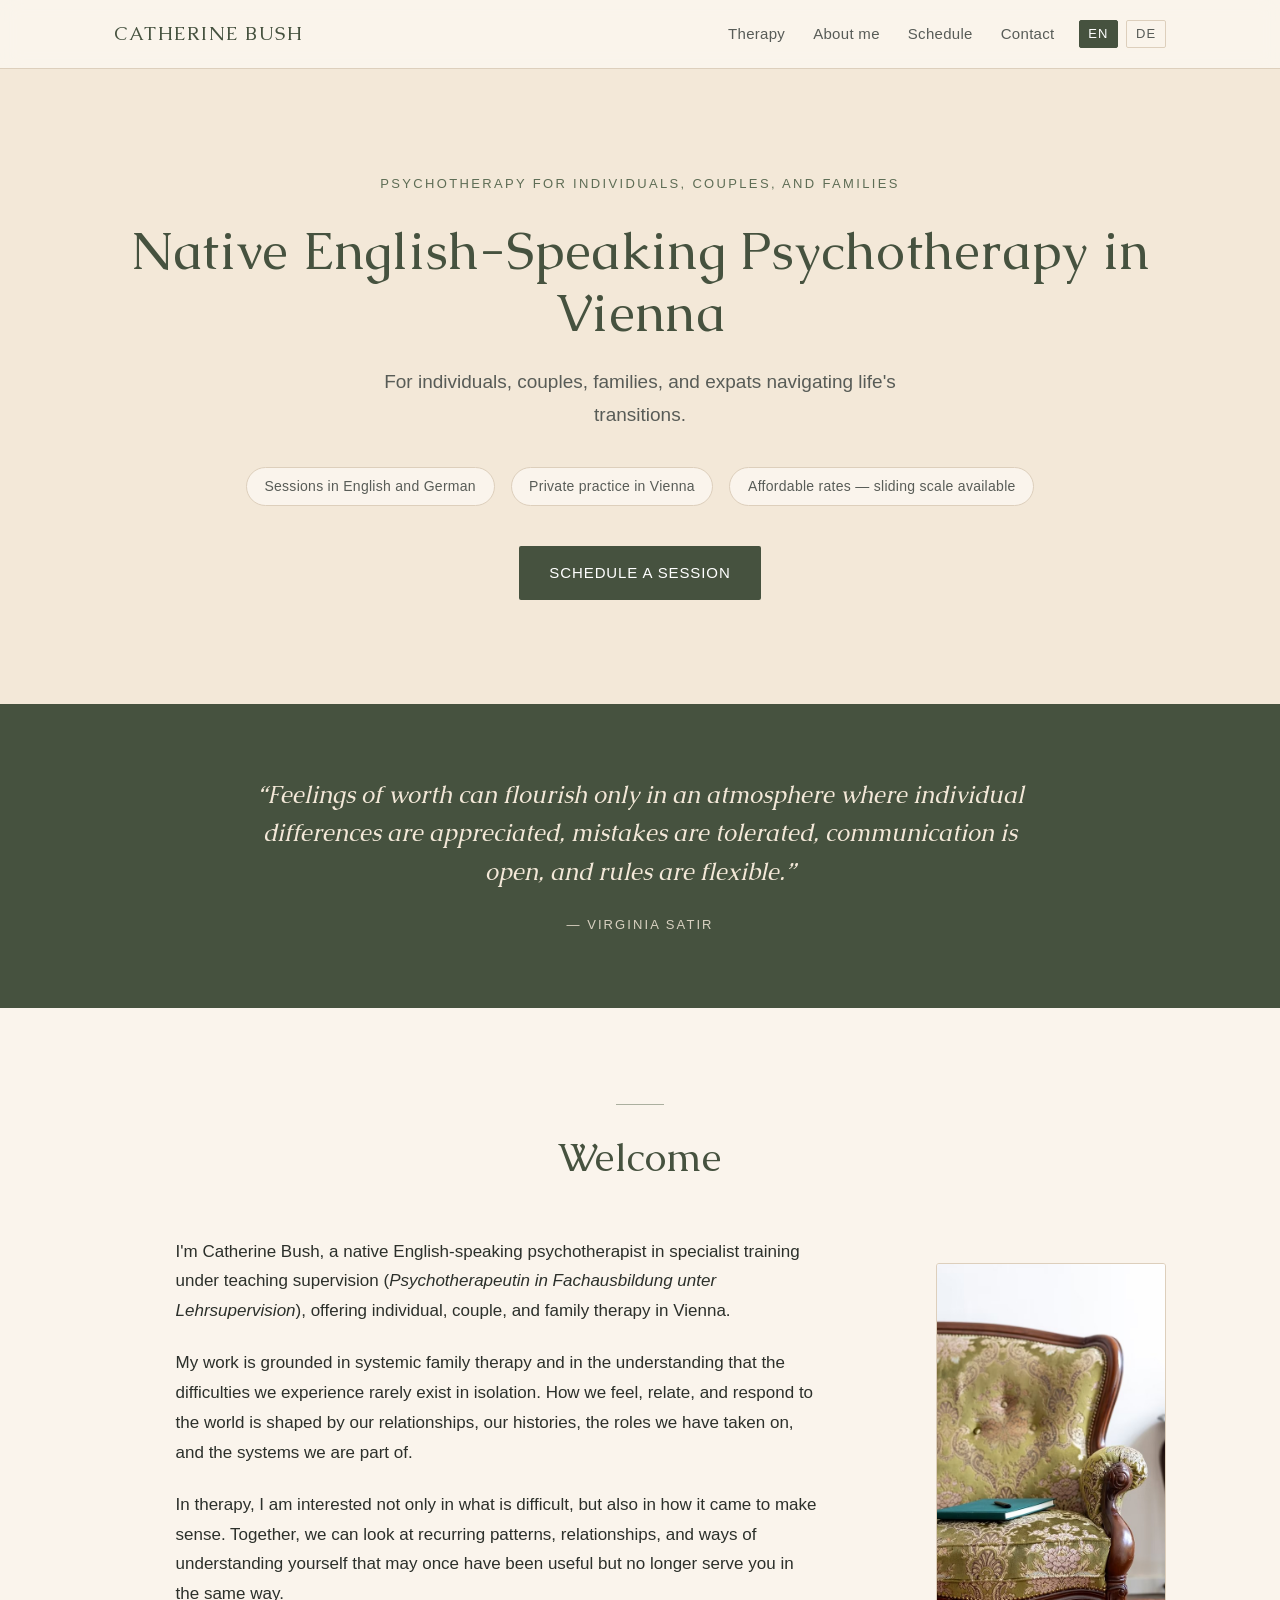
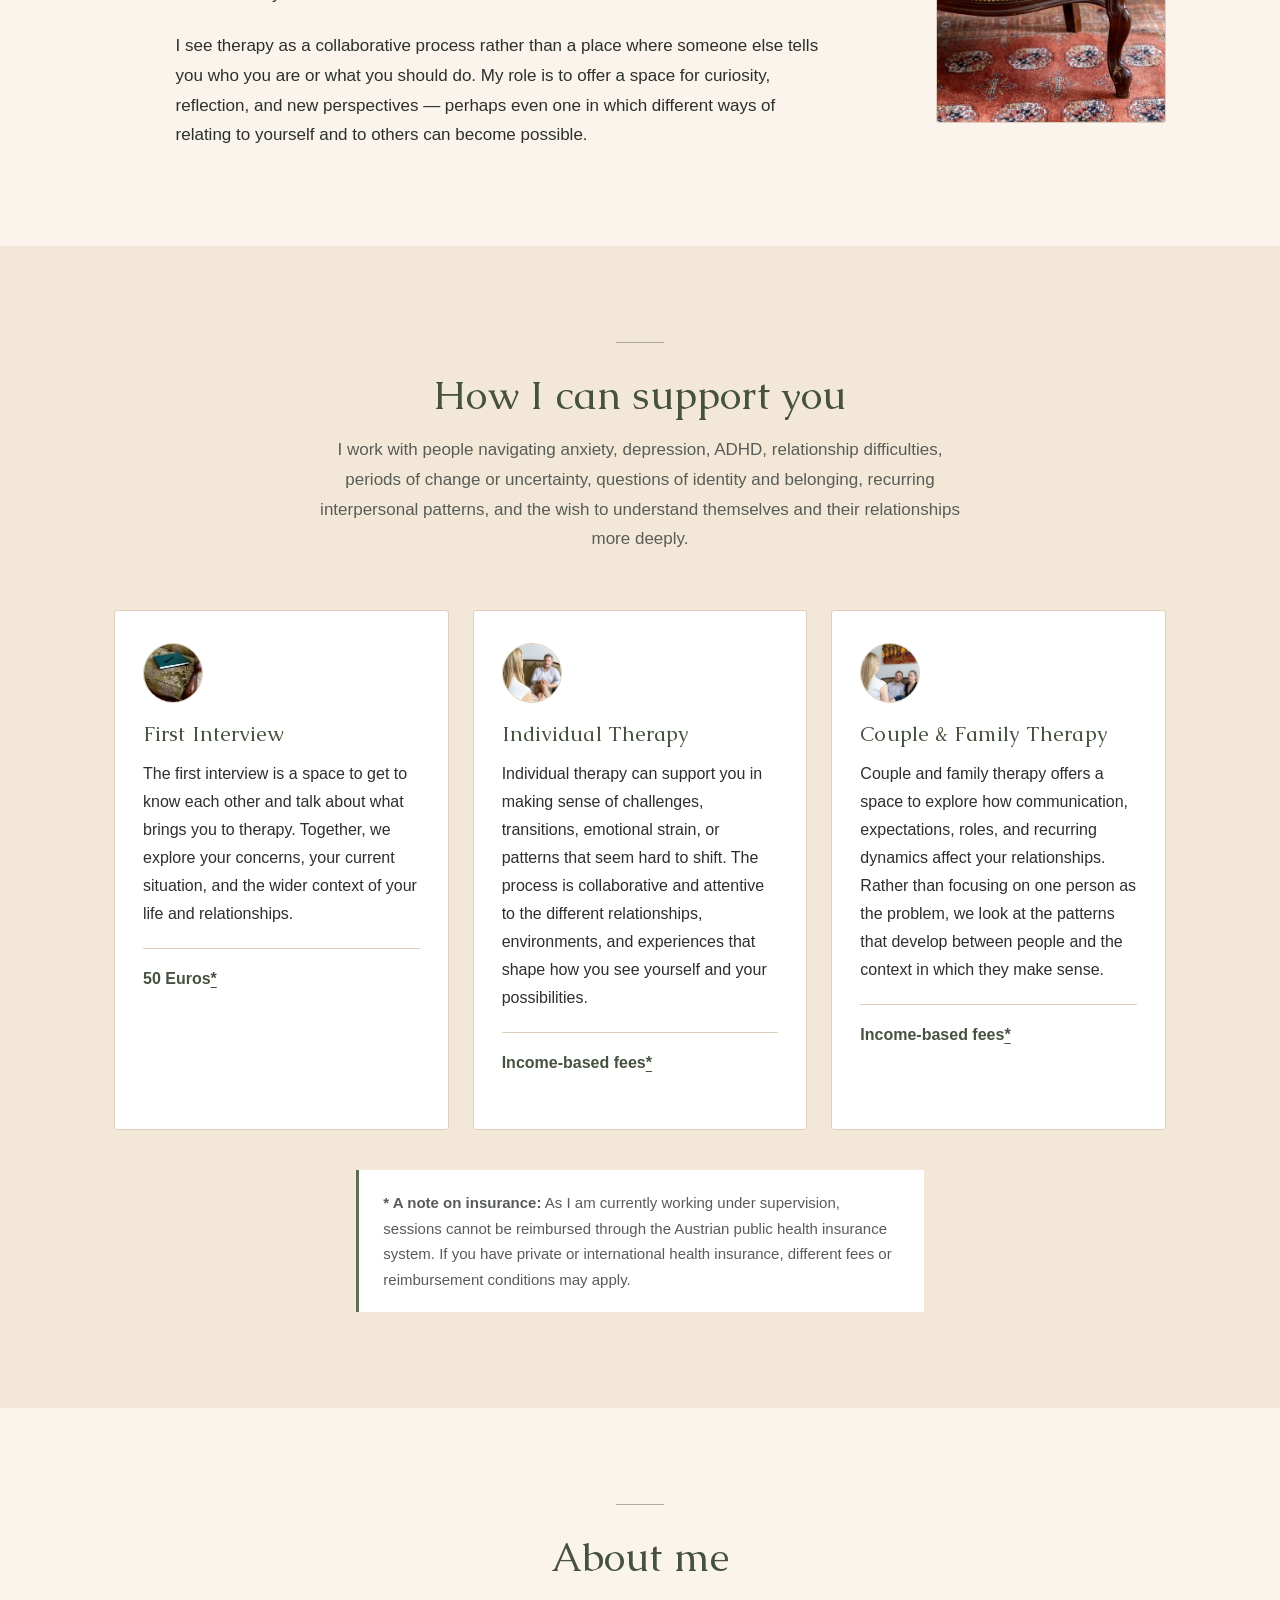
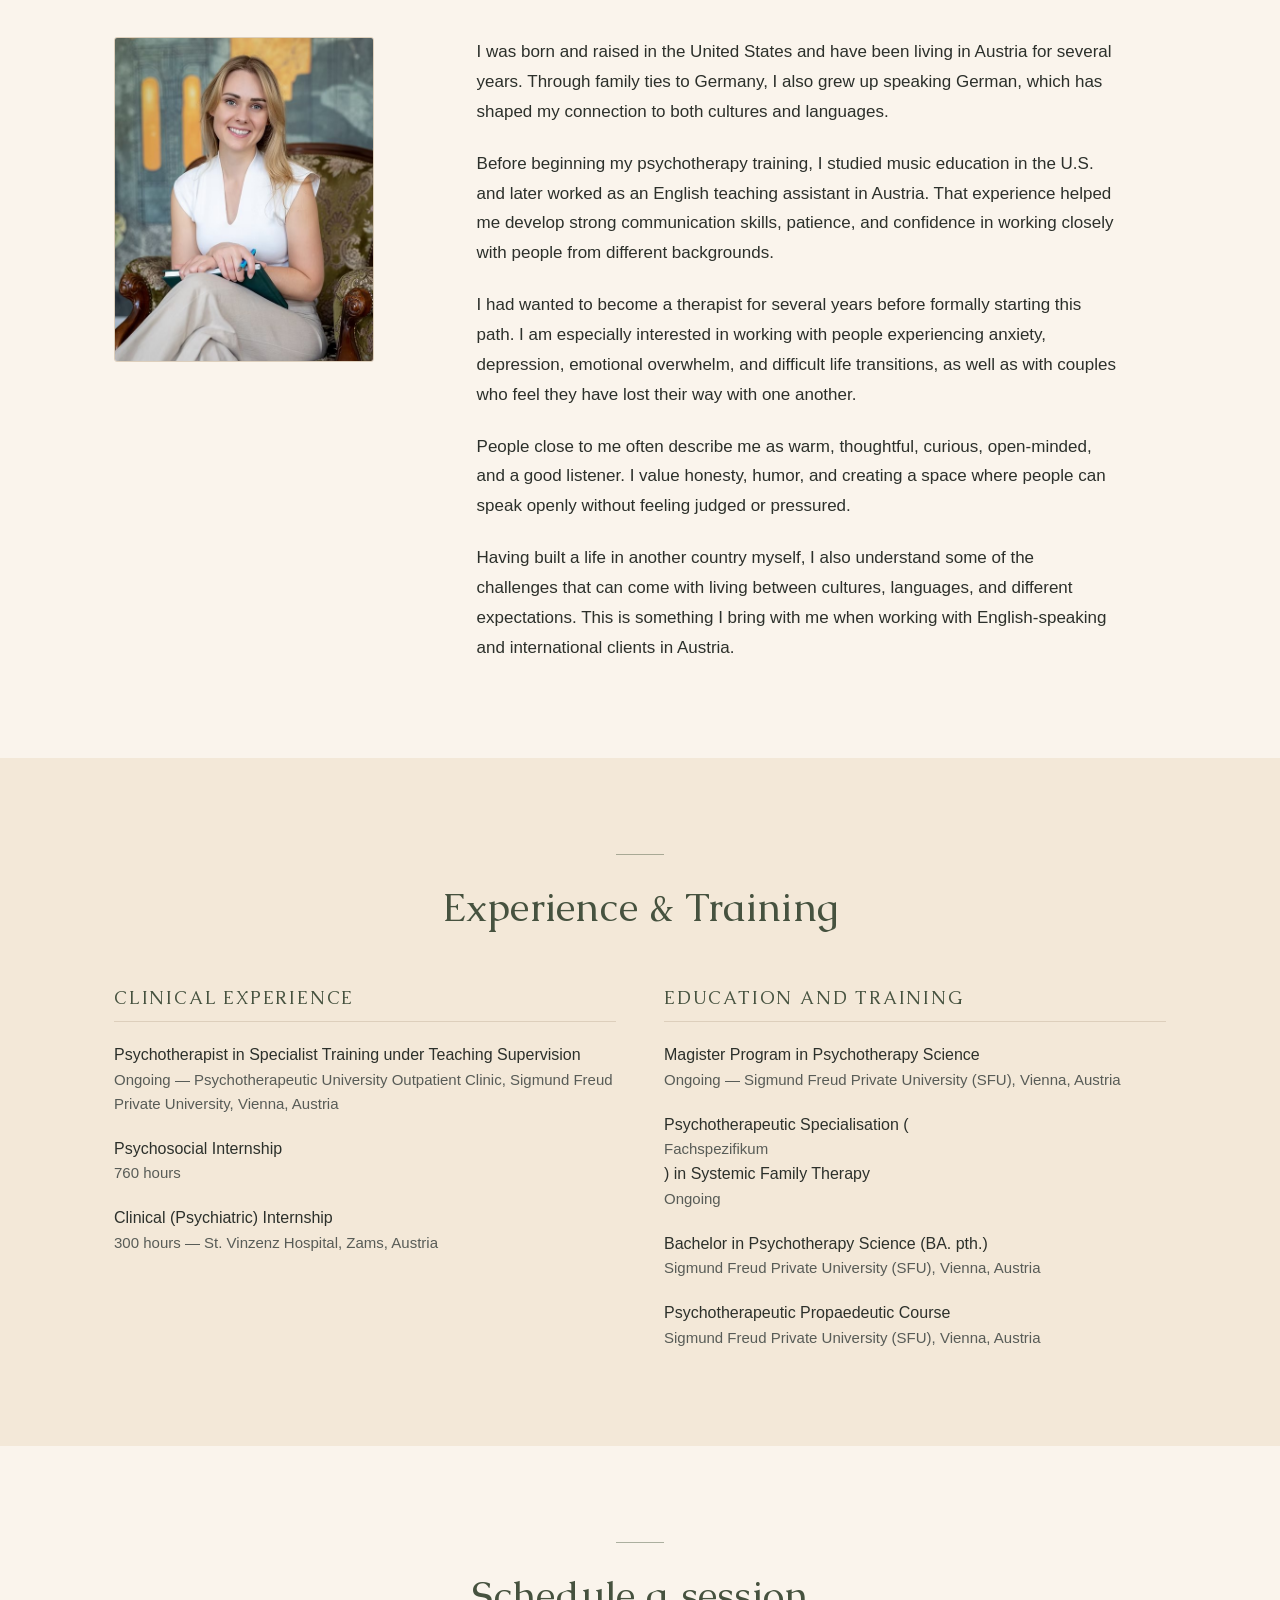
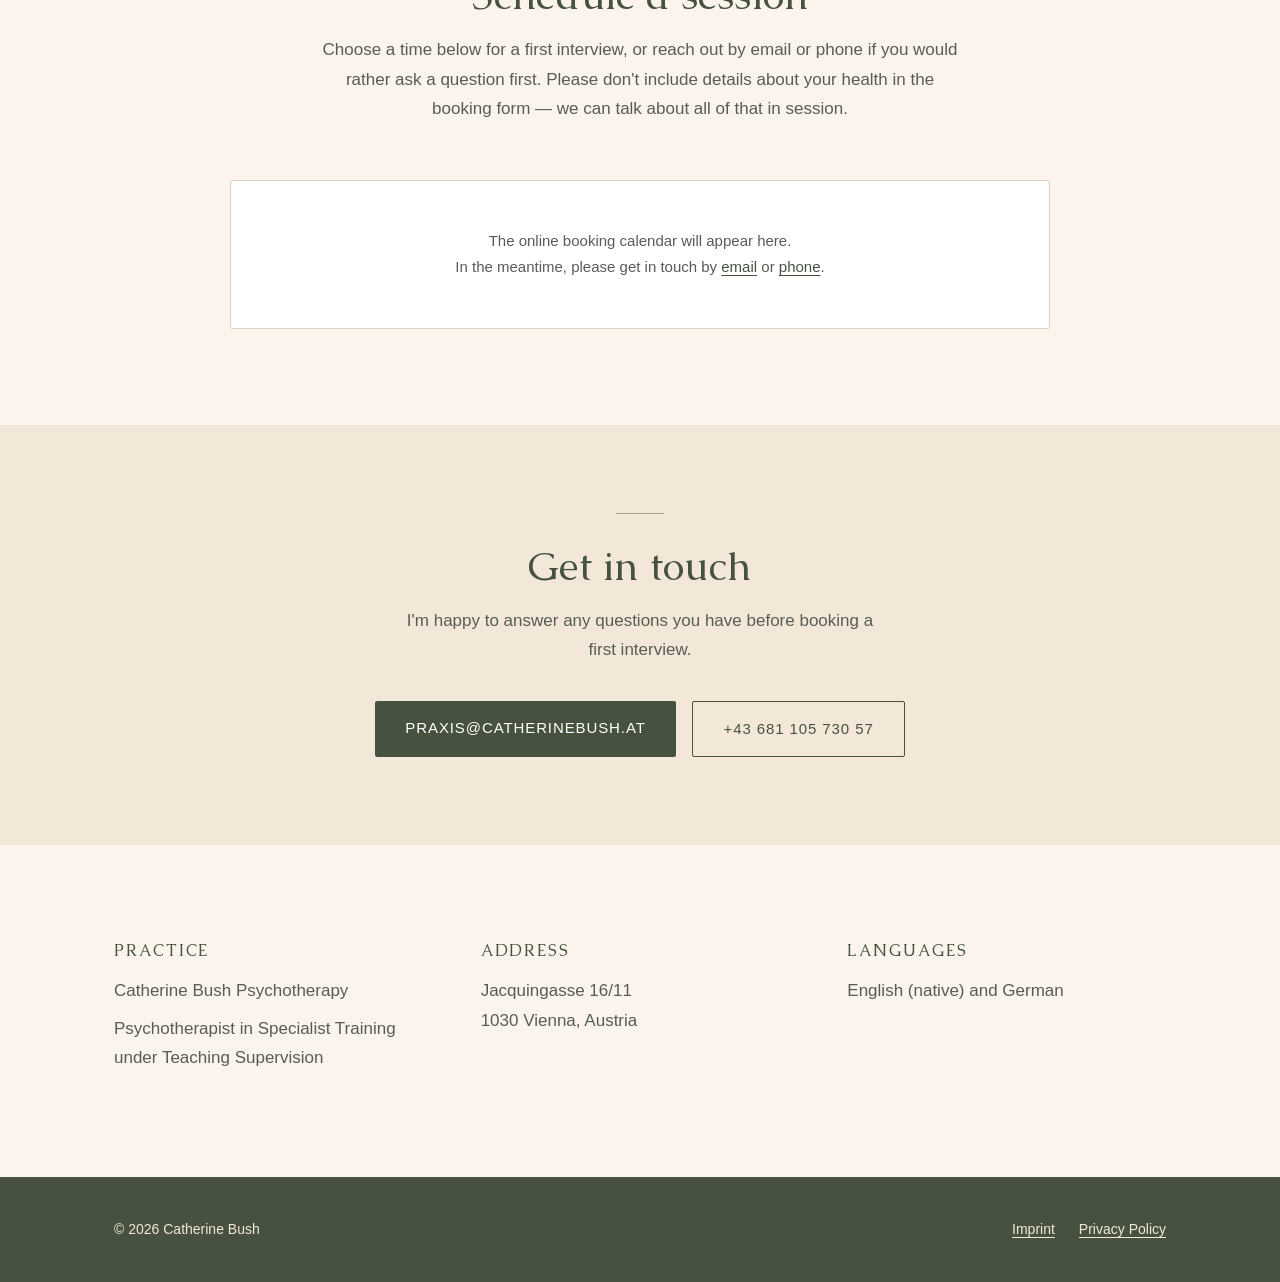
<file: index.html>
<!DOCTYPE html>
<!--
  data-alt-de is the relative path to this page's German counterpart.
  The language script below reads it, so it must stay relative — that keeps
  local preview working. The hreflang <link> tags are the absolute, canonical
  ones search engines read.
-->
<html lang="en" data-alt-de="de/index.html">
<head>
<meta charset="utf-8">
<meta name="viewport" content="width=device-width, initial-scale=1, viewport-fit=cover">
<title>Native English-Speaking Psychotherapist in Vienna | Catherine Bush</title>
<meta name="description" content="Native English-speaking psychotherapist in Vienna offering individual, couples, and family therapy. Sessions also available in German, in person and online.">
<link rel="canonical" href="https://www.catherinebush.at/">

<link rel="alternate" hreflang="en" href="https://www.catherinebush.at/">
<link rel="alternate" hreflang="de" href="https://www.catherinebush.at/de/">
<link rel="alternate" hreflang="x-default" href="https://www.catherinebush.at/">

<script>
/* Language preference. Inline and before render, so the visitor never sees a
   flash of the wrong language.
     1. An explicit choice from the EN/DE switcher is stored and always wins.
     2. Otherwise the browser's preferred language decides, once.
   Redirect targets come from the data-alt-* attributes on the root element, so
   this block is identical on every page and works in local preview. No-ops if
   storage is unavailable (private windows, blocked site data). */
(function () {
  var root = document.documentElement;
  var here = root.lang;
  var stored = null;
  try { stored = localStorage.getItem('cb-lang'); } catch (e) {}

  function go(lang) {
    var target = root.getAttribute('data-alt-' + lang);
    if (target) location.replace(target);
  }

  if (stored) {
    if (stored !== here) go(stored);
  } else {
    var pref = (navigator.languages && navigator.languages[0]) || navigator.language || '';
    if ((/^de/i.test(pref) ? 'de' : 'en') !== here) go(/^de/i.test(pref) ? 'de' : 'en');
  }

  /* Remember whichever language the visitor picks, so the automatic redirect
     never fights them afterwards. */
  document.addEventListener('click', function (e) {
    var el = e.target.closest ? e.target.closest('[data-set-lang]') : null;
    if (el) {
      try { localStorage.setItem('cb-lang', el.getAttribute('data-set-lang')); } catch (err) {}
    }
  });
})();
</script>

<meta property="og:type" content="website">
<meta property="og:url" content="https://www.catherinebush.at/">
<meta property="og:title" content="Native English-Speaking Psychotherapist in Vienna | Catherine Bush">
<meta property="og:description" content="Native English-speaking psychotherapist in Vienna offering individual, couples, and family therapy. Sessions also available in German, in person and online.">
<meta property="og:image" content="https://www.catherinebush.at/images/og-image.jpg">
<meta name="twitter:card" content="summary_large_image">

<link rel="icon" href="images/favicon.png">
<link rel="apple-touch-icon" href="images/apple-touch-icon.png">

<link rel="preload" href="fonts/caudex-400.woff2" as="font" type="font/woff2" crossorigin>
<link rel="stylesheet" href="style.css">
</head>
<body>

<a class="skip" href="#main">Skip to content</a>

<header class="nav">
  <div class="wrap nav__inner">
    <a class="brand" href="#top">Catherine Bush</a>
    <div class="nav__group">
      <nav aria-label="Main">
        <ul class="nav__links">
          <li class="nav__hide-sm"><a href="#therapy">Therapy</a></li>
          <li class="nav__hide-sm"><a href="#about">About me</a></li>
          <li><a href="#schedule">Schedule</a></li>
          <li><a href="#contact">Contact</a></li>
        </ul>
      </nav>
      <nav aria-label="Language">
        <ul class="langswitch">
          <li><a href="index.html" lang="en" hreflang="en" aria-current="true" data-set-lang="en">EN</a></li>
          <li><a href="de/index.html" lang="de" hreflang="de" data-set-lang="de">DE</a></li>
        </ul>
      </nav>
    </div>
  </div>
</header>

<main id="main">

  <section class="hero" id="top">
    <div class="wrap">
      <p class="hero__eyebrow">Psychotherapy for Individuals, Couples, and Families</p>
      <h1>Native English-Speaking Psychotherapy in Vienna</h1>
      <p class="hero__lede">
        For individuals, couples, families, and expats navigating life's transitions.
      </p>
      <ul class="facts">
        <li>Sessions in English and German</li>
        <li>Private practice in Vienna</li>
        <li>Affordable rates &mdash; sliding scale available</li>
      </ul>
      <a class="btn" href="#schedule">Schedule a session</a>
    </div>
  </section>

  <section class="quote">
    <div class="wrap">
      <blockquote>
        &ldquo;Feelings of worth can flourish only in an atmosphere where individual
        differences are appreciated, mistakes are tolerated, communication is open,
        and rules are flexible.&rdquo;
        <cite>&mdash; Virginia Satir</cite>
      </blockquote>
    </div>
  </section>

  <section class="section" id="welcome">
    <div class="wrap">
      <div class="section__head">
        <hr class="rule">
        <h2>Welcome</h2>
      </div>
      <div class="feature">
        <div class="prose">
        <p>
          I'm Catherine Bush, a native English-speaking psychotherapist in specialist
          training under teaching supervision (<em lang="de">Psychotherapeutin in
          Fachausbildung unter Lehrsupervision</em>), offering individual, couple, and
          family therapy in Vienna.
        </p>
        <p>
          My work is grounded in systemic family therapy and in the understanding that
          the difficulties we experience rarely exist in isolation. How we feel, relate,
          and respond to the world is shaped by our relationships, our histories, the
          roles we have taken on, and the systems we are part of.
        </p>
        <p>
          In therapy, I am interested not only in what is difficult, but also in how it
          came to make sense. Together, we can look at recurring patterns, relationships,
          and ways of understanding yourself that may once have been useful but no longer
          serve you in the same way.
        </p>
        <p>
          I see therapy as a collaborative process rather than a place where someone else
          tells you who you are or what you should do. My role is to offer a space for
          curiosity, reflection, and new perspectives &mdash; perhaps even one in which
          different ways of relating to yourself and to others can become possible.
        </p>
        </div>

        <img
          class="feature__media"
          src="images/couch.jpg"
          alt="A green upholstered armchair in the practice, with a notebook resting on the seat"
          width="546" height="1120"
          loading="lazy">
      </div>
    </div>
  </section>

  <section class="section section--tint" id="therapy">
    <div class="wrap">
      <div class="section__head">
        <hr class="rule">
        <h2>How I can support you</h2>
        <p>
          I work with people navigating anxiety, depression, ADHD, relationship
          difficulties, periods of change or uncertainty, questions of identity and
          belonging, recurring interpersonal patterns, and the wish to understand
          themselves and their relationships more deeply.
        </p>
      </div>

      <div class="cards">
        <article class="card">
          <img class="card__icon" src="images/first_interview_icon.jpg" alt=""
               width="121" height="121" loading="lazy">
          <h3>First Interview</h3>
          <p>
            The first interview is a space to get to know each other and talk about what
            brings you to therapy. Together, we explore your concerns, your current
            situation, and the wider context of your life and relationships.
          </p>
          <p class="card__fee">50 Euros<a href="#insurance" aria-label="See note on insurance and fees">*</a></p>
        </article>

        <article class="card">
          <img class="card__icon" src="images/individual_therapy.jpg" alt=""
               width="121" height="121" loading="lazy">
          <h3>Individual Therapy</h3>
          <p>
            Individual therapy can support you in making sense of challenges, transitions,
            emotional strain, or patterns that seem hard to shift. The process is
            collaborative and attentive to the different relationships, environments, and
            experiences that shape how you see yourself and your possibilities.
          </p>
          <p class="card__fee">Income-based fees<a href="#insurance" aria-label="See note on insurance and fees">*</a></p>
        </article>

        <article class="card">
          <img class="card__icon" src="images/couple_therapy_icon.jpg" alt=""
               width="121" height="121" loading="lazy">
          <h3>Couple &amp; Family Therapy</h3>
          <p>
            Couple and family therapy offers a space to explore how communication,
            expectations, roles, and recurring dynamics affect your relationships. Rather
            than focusing on one person as the problem, we look at the patterns that
            develop between people and the context in which they make sense.
          </p>
          <p class="card__fee">Income-based fees<a href="#insurance" aria-label="See note on insurance and fees">*</a></p>
        </article>
      </div>

      <p class="note" id="insurance">
        <strong>* A note on insurance:</strong> As I am currently working under
        supervision, sessions cannot be reimbursed through the Austrian public health
        insurance system. If you have private or international health insurance, different
        fees or reimbursement conditions may apply.
      </p>
    </div>
  </section>

  <section class="section" id="about">
    <div class="wrap">
      <div class="section__head">
        <hr class="rule">
        <h2>About me</h2>
      </div>

      <div class="about">
        <img
          class="about__photo"
          src="images/catherine-bush.jpg"
          alt="Catherine Bush, seated in a green armchair with a notebook, smiling at the camera"
          width="546" height="748"
          loading="lazy">

        <div class="prose">
          <p>
            I was born and raised in the United States and have been living in Austria for
            several years. Through family ties to Germany, I also grew up speaking German,
            which has shaped my connection to both cultures and languages.
          </p>
          <p>
            Before beginning my psychotherapy training, I studied music education in the
            U.S. and later worked as an English teaching assistant in Austria. That
            experience helped me develop strong communication skills, patience, and
            confidence in working closely with people from different backgrounds.
          </p>
          <p>
            I had wanted to become a therapist for several years before formally starting
            this path. I am especially interested in working with people experiencing
            anxiety, depression, emotional overwhelm, and difficult life transitions, as
            well as with couples who feel they have lost their way with one another.
          </p>
          <p>
            People close to me often describe me as warm, thoughtful, curious, open-minded,
            and a good listener. I value honesty, humor, and creating a space where people
            can speak openly without feeling judged or pressured.
          </p>
          <p>
            Having built a life in another country myself, I also understand some of the
            challenges that can come with living between cultures, languages, and different
            expectations. This is something I bring with me when working with
            English-speaking and international clients in Austria.
          </p>
        </div>
      </div>
    </div>
  </section>

  <section class="section section--tint" id="credentials">
    <div class="wrap">
      <div class="section__head">
        <hr class="rule">
        <h2>Experience &amp; Training</h2>
      </div>

      <div class="creds">
        <div>
          <h3>Clinical Experience</h3>
          <ul>
            <li>
              Psychotherapist in Specialist Training under Teaching Supervision
              <span>Ongoing &mdash; Psychotherapeutic University Outpatient Clinic,
              Sigmund Freud Private University, Vienna, Austria</span>
            </li>
            <li>
              Psychosocial Internship
              <span>760 hours</span>
            </li>
            <li>
              Clinical (Psychiatric) Internship
              <span>300 hours &mdash; St. Vinzenz Hospital, Zams, Austria</span>
            </li>
          </ul>
        </div>

        <div>
          <h3>Education and Training</h3>
          <ul>
            <li>
              Magister Program in Psychotherapy Science
              <span>Ongoing &mdash; Sigmund Freud Private University (SFU), Vienna, Austria</span>
            </li>
            <li>
              Psychotherapeutic Specialisation (<span lang="de">Fachspezifikum</span>) in
              Systemic Family Therapy
              <span>Ongoing</span>
            </li>
            <li>
              Bachelor in Psychotherapy Science (BA. pth.)
              <span>Sigmund Freud Private University (SFU), Vienna, Austria</span>
            </li>
            <li>
              Psychotherapeutic Propaedeutic Course
              <span>Sigmund Freud Private University (SFU), Vienna, Austria</span>
            </li>
          </ul>
        </div>
      </div>
    </div>
  </section>

  <section class="section" id="schedule">
    <div class="wrap">
      <div class="section__head">
        <hr class="rule">
        <h2>Schedule a session</h2>
        <p>
          Choose a time below for a first interview, or reach out by email or phone if
          you would rather ask a question first. Please don't include details about your
          health in the booking form &mdash; we can talk about all of that in session.
        </p>
      </div>

      <div class="booking">
        <!--
          TheraPsy Bookings calendar.
          Paste the embed URL from the TheraPsy account into src below, then delete
          the .booking__fallback paragraph underneath.

          <iframe
            src="PASTE_THERAPSY_EMBED_URL_HERE"
            title="Appointment booking calendar"
            loading="lazy"
            referrerpolicy="no-referrer-when-downgrade"></iframe>
        -->
        <p class="booking__fallback">
          The online booking calendar will appear here.<br>
          In the meantime, please get in touch by
          <a href="mailto:praxis@catherinebush.at">email</a> or
          <a href="tel:+4368110573057">phone</a>.
        </p>
      </div>
    </div>
  </section>

  <section class="cta" id="contact">
    <div class="wrap">
      <hr class="rule">
      <h2>Get in touch</h2>
      <p>
        I'm happy to answer any questions you have before booking a first interview.
      </p>
      <div class="cta__actions">
        <a class="btn" href="mailto:praxis@catherinebush.at">praxis@catherinebush.at</a>
        <a class="btn btn--ghost" href="tel:+4368110573057">+43 681 105 730 57</a>
      </div>
    </div>
  </section>

  <section class="section">
    <div class="wrap">
      <div class="contact">
        <div>
          <h3>Practice</h3>
          <p>Catherine Bush Psychotherapy</p>
          <p>Psychotherapist in Specialist Training under Teaching Supervision</p>
        </div>

        <div>
          <h3>Address</h3>
          <address>
            Jacquingasse 16/11<br>
            1030 Vienna, Austria
          </address>
        </div>

        <div>
          <h3>Languages</h3>
          <p>English (native) and German</p>
        </div>
      </div>
    </div>
  </section>

</main>

<footer class="footer">
  <div class="wrap footer__inner">
    <p>&copy; 2026 Catherine Bush</p>
    <nav class="footer__legal" aria-label="Legal">
      <a href="imprint.html">Imprint</a>
      <a href="privacy.html">Privacy Policy</a>
    </nav>
  </div>
</footer>

<script type="application/ld+json">
{
  "@context": "https://schema.org",
  "@type": "MedicalBusiness",
  "name": "Catherine Bush Psychotherapy",
  "url": "https://www.catherinebush.at/",
  "email": "praxis@catherinebush.at",
  "telephone": "+4368110573057",
  "image": "https://www.catherinebush.at/images/og-image.jpg",
  "description": "Native English-speaking psychotherapist in Vienna offering individual, couples, and family therapy. Sessions also available in German.",
  "medicalSpecialty": "Psychiatric",
  "address": {
    "@type": "PostalAddress",
    "streetAddress": "Jacquingasse 16/11",
    "postalCode": "1030",
    "addressLocality": "Vienna",
    "addressCountry": "AT"
  },
  "availableLanguage": ["en", "de"],
  "founder": {
    "@type": "Person",
    "name": "Catherine Grace Bush",
    "jobTitle": "Psychotherapist in Specialist Training under Teaching Supervision"
  }
}
</script>

</body>
</html>
</file>
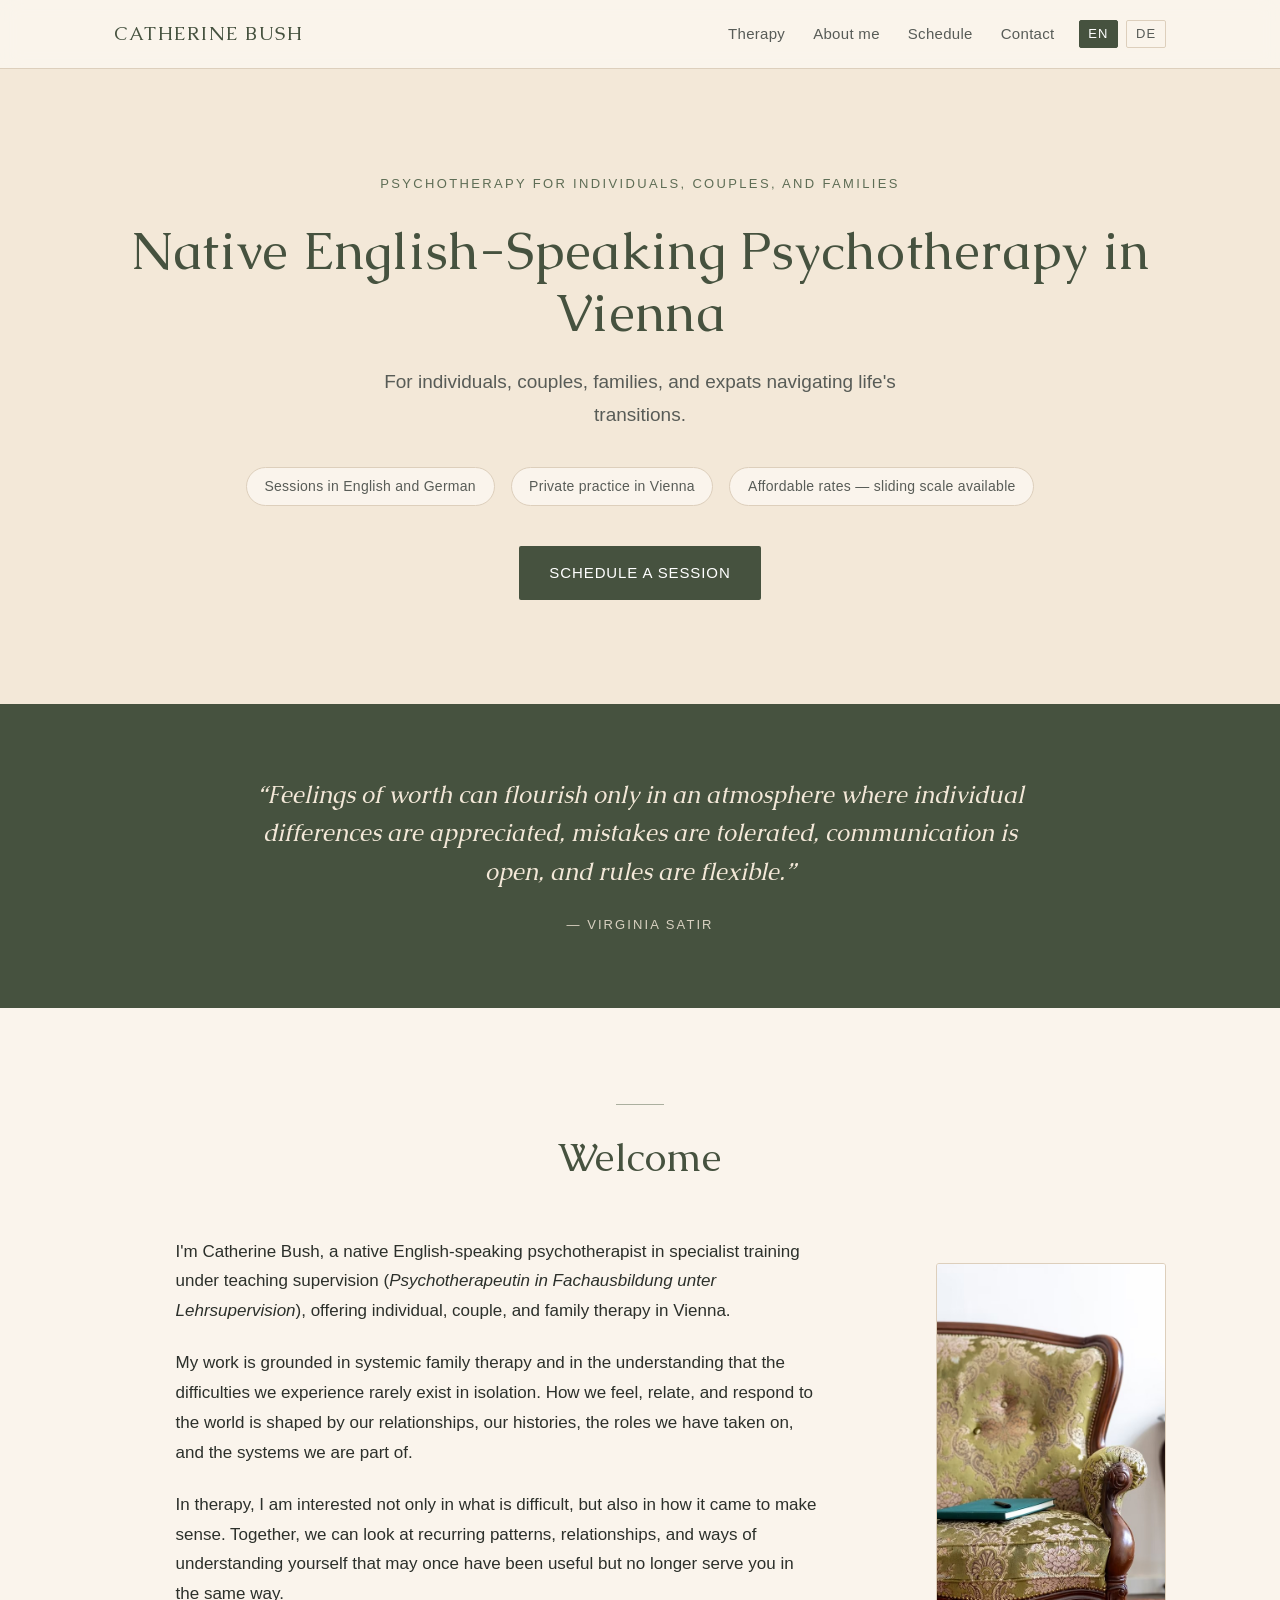
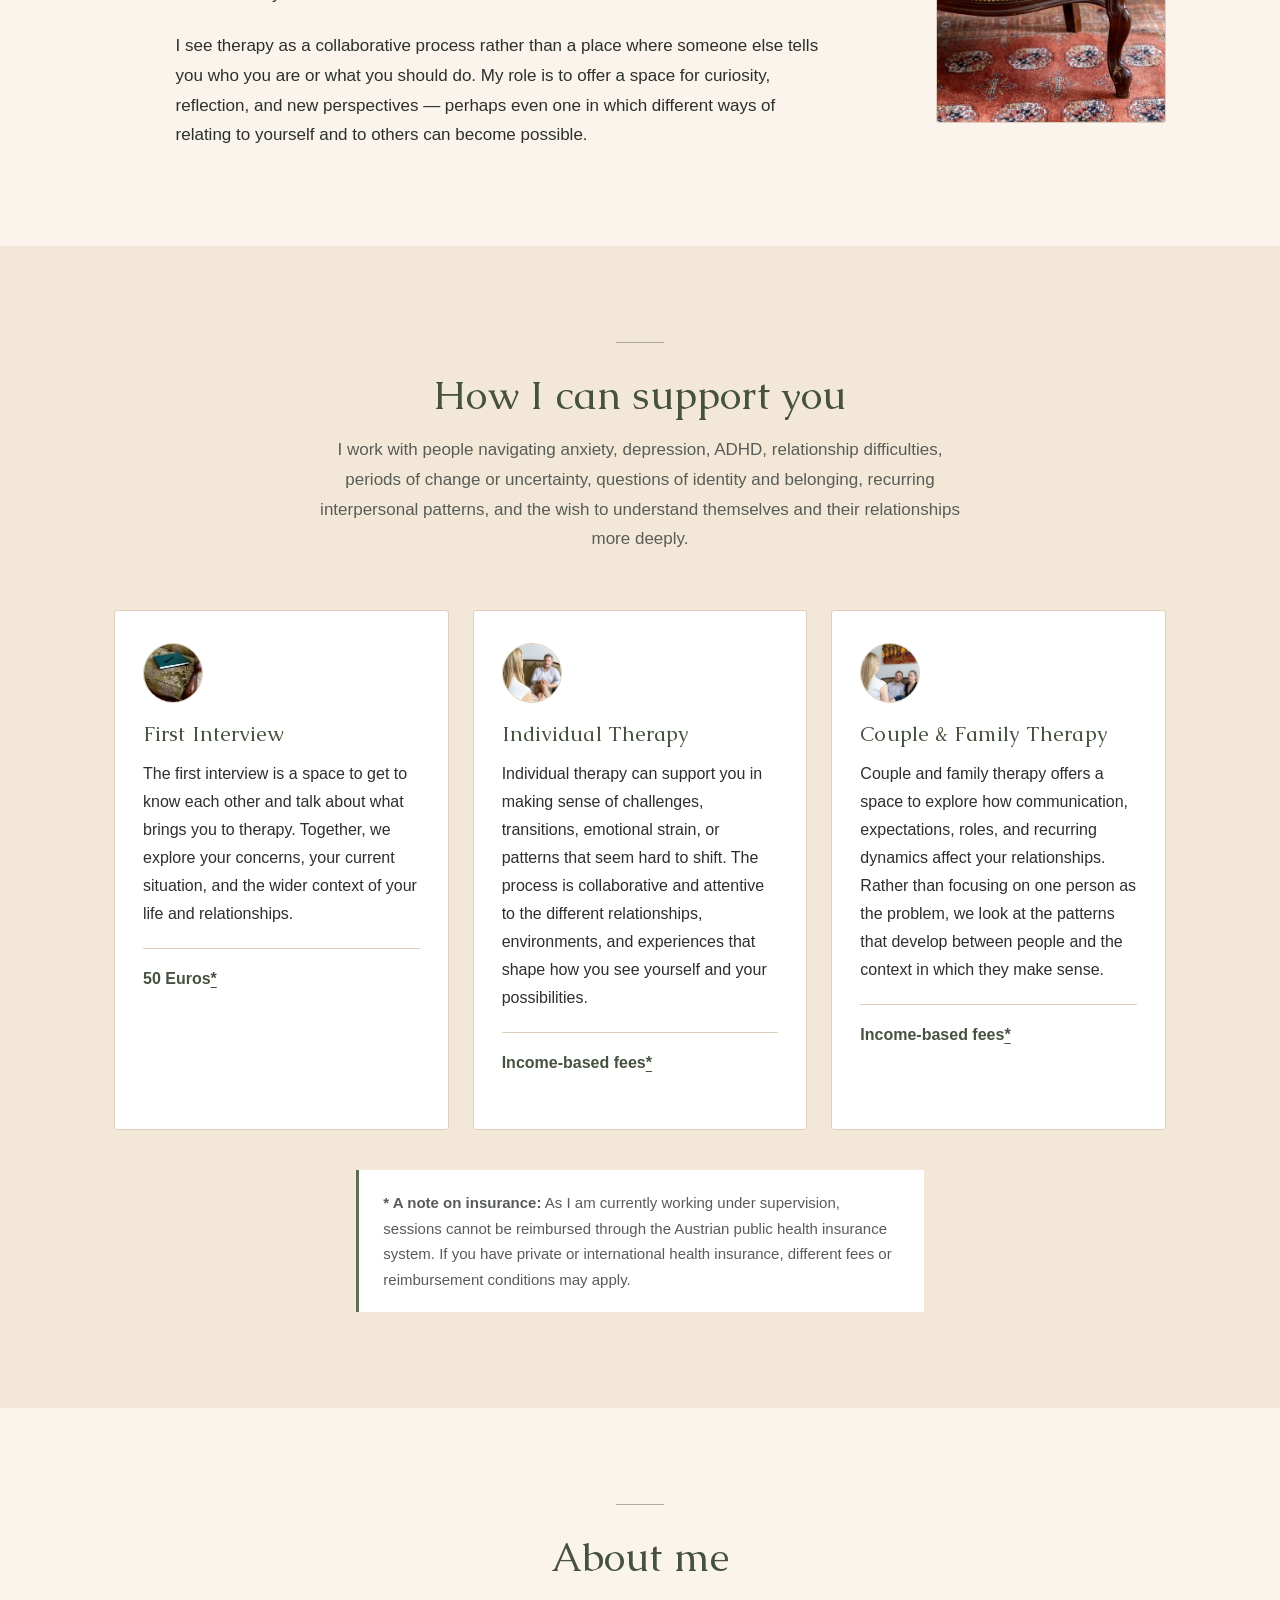
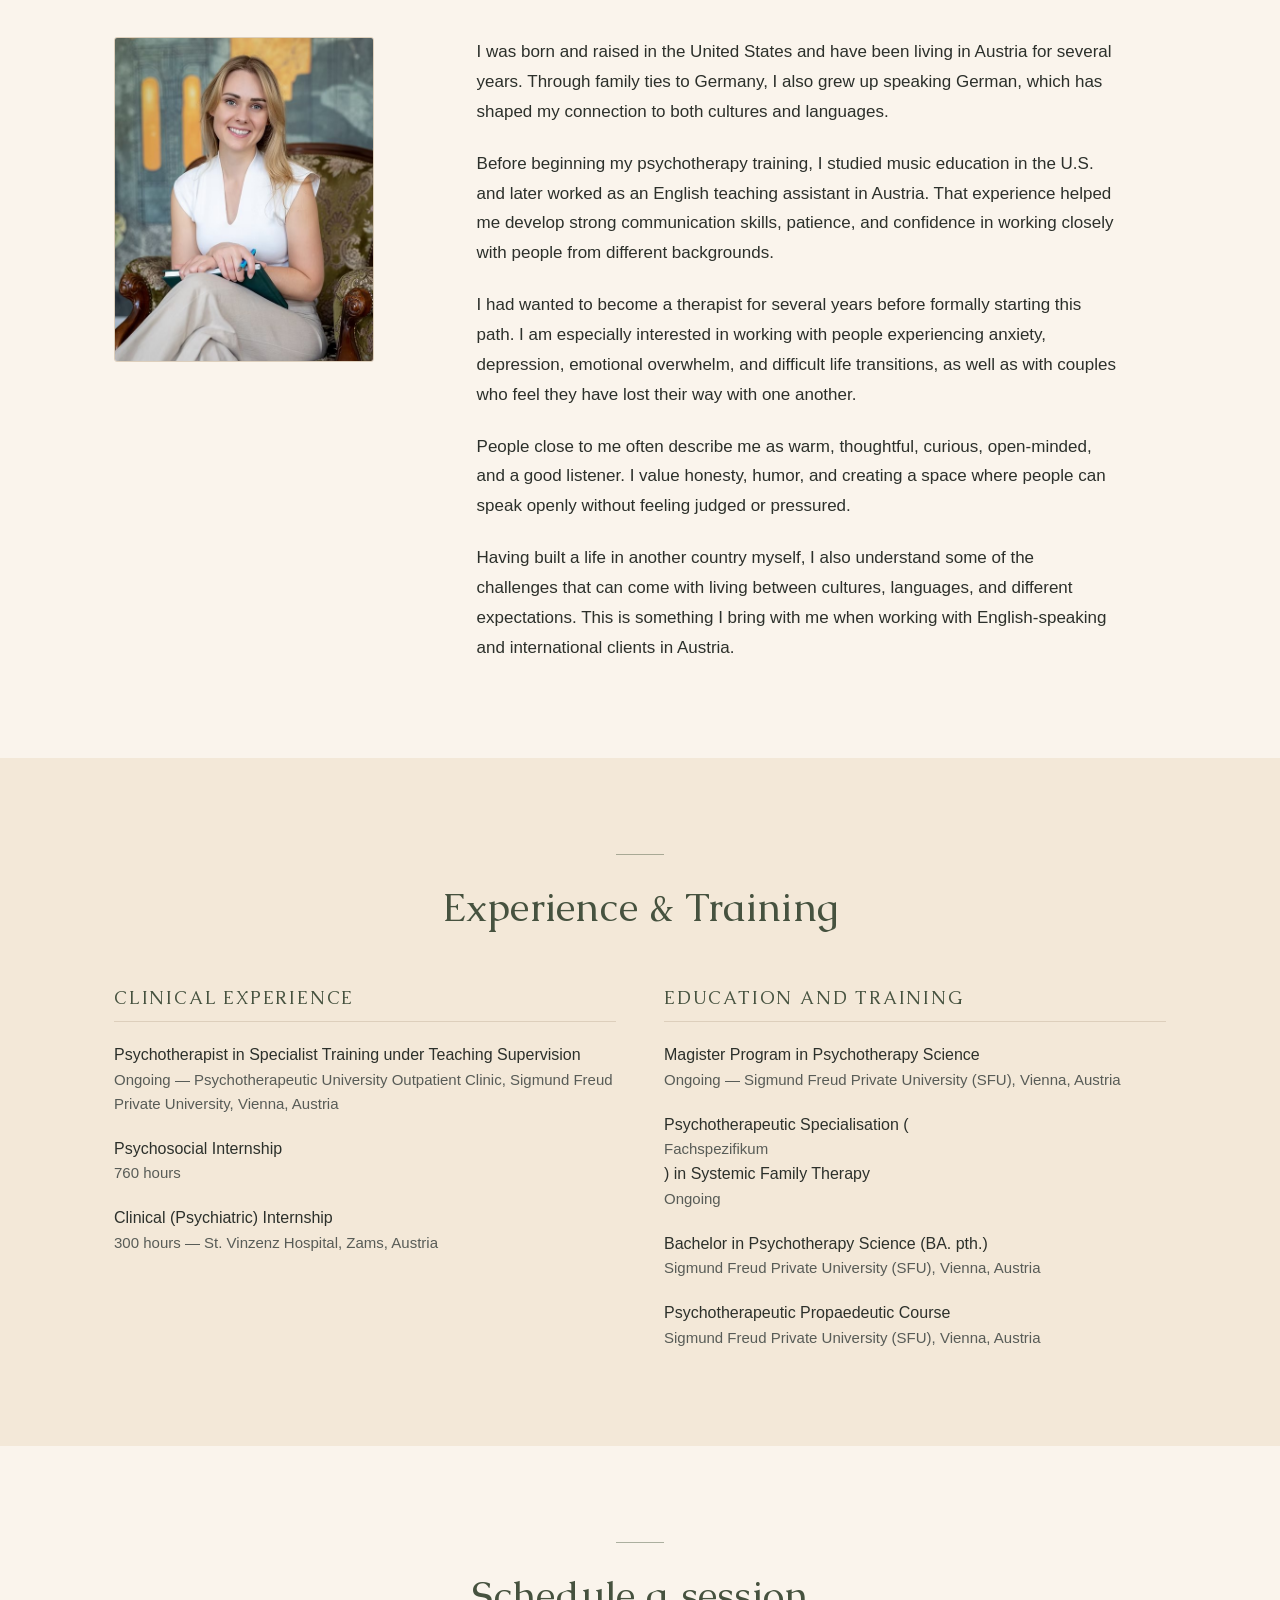
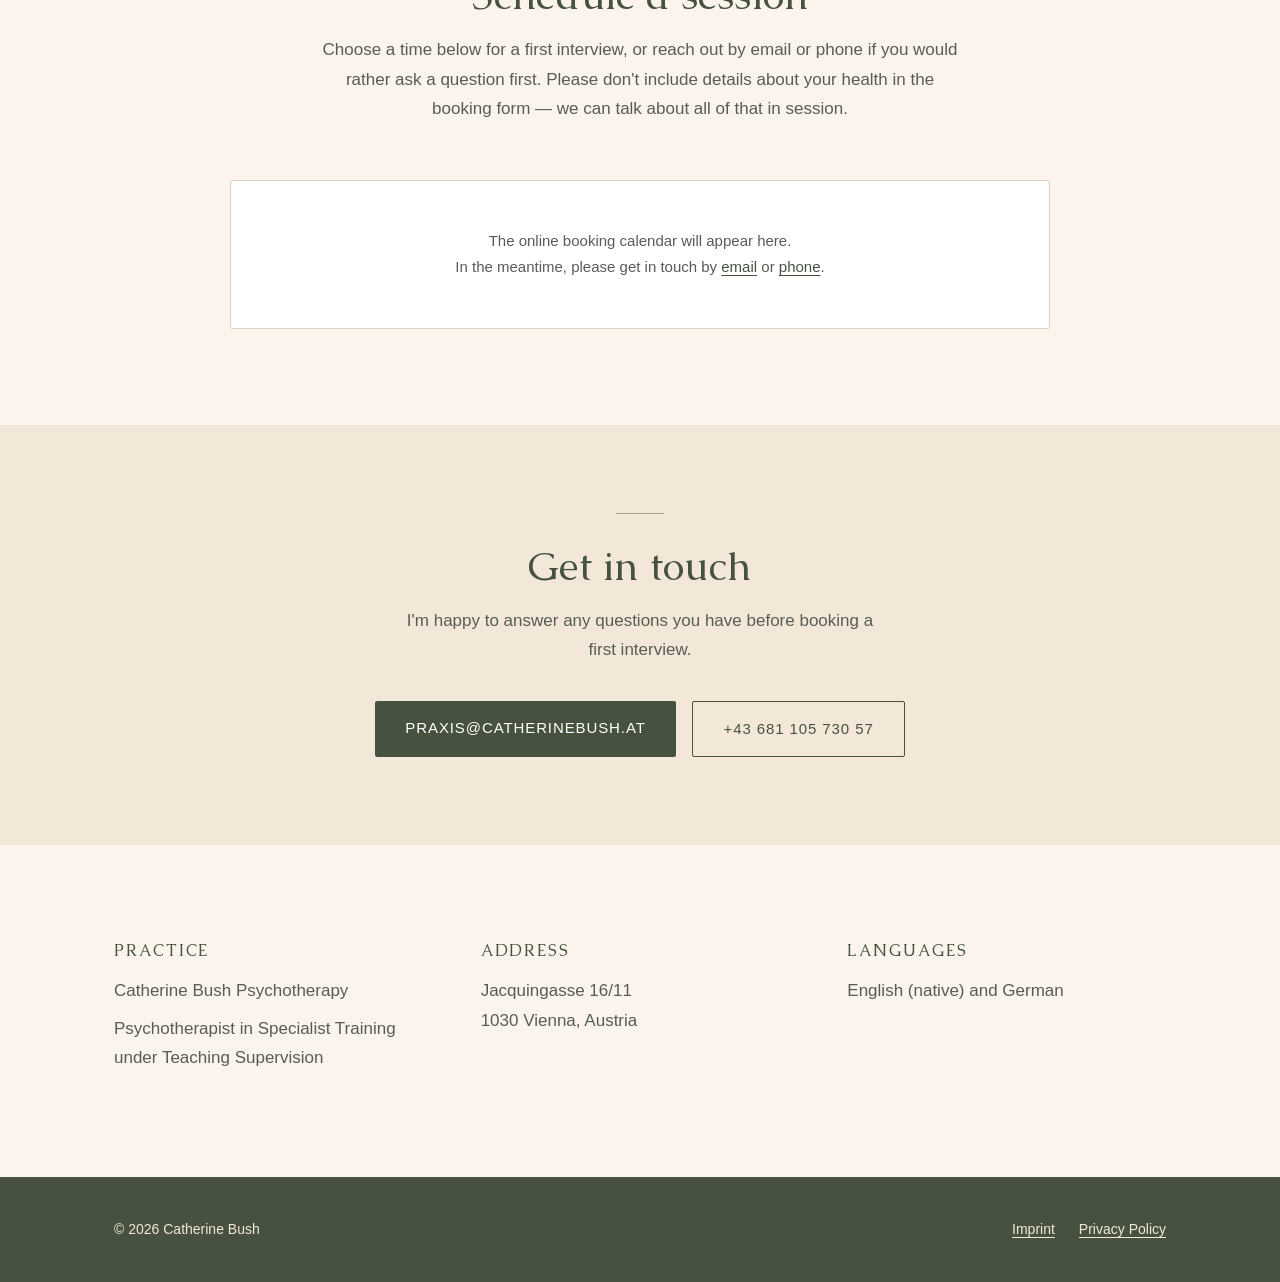
<file: de/index.html>
<!DOCTYPE html>
<!--
  data-alt-en ist der relative Pfad zur englischen Fassung dieser Seite.
  Das Sprachskript unten liest dieses Attribut; es muss daher relativ bleiben,
  damit die lokale Vorschau funktioniert. Die hreflang-Links sind die
  absoluten, kanonischen Angaben für Suchmaschinen.
-->
<html lang="de" data-alt-en="../index.html">
<head>
<meta charset="utf-8">
<meta name="viewport" content="width=device-width, initial-scale=1, viewport-fit=cover">
<title>Psychotherapie in Wien | Catherine Bush</title>
<meta name="description" content="Psychotherapie in Wien für Einzelpersonen, Paare und Familien. Systemische Familientherapie auf Deutsch und Englisch, einkommensabhängige Honorare.">
<link rel="canonical" href="https://www.catherinebush.at/de/">

<link rel="alternate" hreflang="en" href="https://www.catherinebush.at/">
<link rel="alternate" hreflang="de" href="https://www.catherinebush.at/de/">
<link rel="alternate" hreflang="x-default" href="https://www.catherinebush.at/">

<script>
/* Sprachwahl. Inline und vor dem Rendern, damit nie kurz die falsche Sprache
   aufblitzt.
     1. Eine aktive Auswahl über den EN/DE-Schalter wird gespeichert und hat
        immer Vorrang.
     2. Andernfalls entscheidet einmalig die Spracheinstellung des Browsers.
   Die Ziele stehen in den data-alt-*-Attributen des Wurzelelements, deshalb ist
   dieser Block auf allen Seiten identisch und funktioniert auch in der lokalen
   Vorschau. Ohne verfügbaren Speicher passiert nichts weiter. */
(function () {
  var root = document.documentElement;
  var here = root.lang;
  var stored = null;
  try { stored = localStorage.getItem('cb-lang'); } catch (e) {}

  function go(lang) {
    var target = root.getAttribute('data-alt-' + lang);
    if (target) location.replace(target);
  }

  if (stored) {
    if (stored !== here) go(stored);
  } else {
    var pref = (navigator.languages && navigator.languages[0]) || navigator.language || '';
    if ((/^de/i.test(pref) ? 'de' : 'en') !== here) go(/^de/i.test(pref) ? 'de' : 'en');
  }

  document.addEventListener('click', function (e) {
    var el = e.target.closest ? e.target.closest('[data-set-lang]') : null;
    if (el) {
      try { localStorage.setItem('cb-lang', el.getAttribute('data-set-lang')); } catch (err) {}
    }
  });
})();
</script>

<meta property="og:type" content="website">
<meta property="og:url" content="https://www.catherinebush.at/de/">
<meta property="og:locale" content="de_AT">
<meta property="og:locale:alternate" content="en_US">
<meta property="og:title" content="Psychotherapie in Wien | Catherine Bush">
<meta property="og:description" content="Psychotherapie in Wien für Einzelpersonen, Paare und Familien. Systemische Familientherapie auf Deutsch und Englisch.">
<meta property="og:image" content="https://www.catherinebush.at/images/og-image.jpg">
<meta name="twitter:card" content="summary_large_image">

<link rel="icon" href="../images/favicon.png">
<link rel="apple-touch-icon" href="../images/apple-touch-icon.png">

<link rel="preload" href="../fonts/caudex-400.woff2" as="font" type="font/woff2" crossorigin>
<link rel="stylesheet" href="../style.css">
</head>
<body>

<a class="skip" href="#main">Zum Inhalt springen</a>

<header class="nav">
  <div class="wrap nav__inner">
    <a class="brand" href="#top">Catherine Bush</a>
    <div class="nav__group">
      <nav aria-label="Hauptnavigation">
        <ul class="nav__links">
          <li class="nav__hide-sm"><a href="#angebot">Mein Angebot</a></li>
          <li class="nav__hide-sm"><a href="#ueber-mich">Über mich</a></li>
          <li><a href="#termin">Termin buchen</a></li>
          <li><a href="#kontakt">Kontakt</a></li>
        </ul>
      </nav>
      <nav aria-label="Sprache">
        <ul class="langswitch">
          <li><a href="../index.html" lang="en" hreflang="en" data-set-lang="en">EN</a></li>
          <li><a href="index.html" lang="de" hreflang="de" aria-current="true" data-set-lang="de">DE</a></li>
        </ul>
      </nav>
    </div>
  </div>
</header>

<main id="main">

  <section class="hero" id="top">
    <div class="wrap">
      <p class="hero__eyebrow">Psychotherapie für Einzelpersonen, Paare und Familien</p>
      <h1>Psychotherapie in Wien</h1>
      <p class="hero__lede">
        Für Einzelpersonen, Paare und Familien.
      </p>
      <ul class="facts">
        <li>Psychotherapie auf Deutsch und Englisch</li>
        <li>Privatpraxis in Wien</li>
        <li>Einkommensabhängige Honorare</li>
      </ul>
      <a class="btn" href="#termin">Termin buchen</a>
    </div>
  </section>

  <section class="quote">
    <div class="wrap">
      <blockquote>
        &bdquo;Wertgefühle können nur in einer Atmosphäre gedeihen, in der
        individuelle Unterschiede geschätzt, Fehler toleriert, die Kommunikation
        offen und die Regeln flexibel sind.&ldquo;
        <cite>&mdash; Virginia Satir</cite>
      </blockquote>
    </div>
  </section>

  <section class="section" id="willkommen">
    <div class="wrap">
      <div class="section__head">
        <hr class="rule">
        <h2>Willkommen</h2>
      </div>
      <div class="feature">
        <div class="prose">
        <p>
          Ich bin Catherine Bush, Psychotherapeutin in Fachausbildung unter
          Lehrsupervision. In meiner Praxis in Wien begleite ich Einzelpersonen, Paare
          und Familien.
        </p>
        <p>
          Meine Arbeit basiert auf der systemischen Familientherapie und dem
          Verständnis, dass die Herausforderungen, denen wir begegnen, eng mit unserer
          Lebensgeschichte, unseren Beziehungen und unserem sozialen Umfeld verbunden
          sind.
        </p>
        <p>
          In der Therapie geht es mir darum, gemeinsam mit Ihnen zu verstehen, was Sie
          belastet und wie es dazu gekommen ist. Wir betrachten wiederkehrende Muster in
          Ihren Beziehungen und in Ihrem Umgang mit sich selbst. Manche davon waren früher
          hilfreich, passen aber vielleicht nicht mehr zu Ihrer heutigen Lebenssituation.
        </p>
        <p>
          Ich verstehe Therapie als einen gemeinsamen Prozess. Sie sind die Expertin oder
          der Experte für Ihr eigenes Leben. Meine Aufgabe ist es, einen Raum für Neugier,
          Reflexion und neue Perspektiven zu schaffen. So können Sie neue Möglichkeiten
          entdecken, sich selbst und anderen zu begegnen.
        </p>
        </div>

        <img
          class="feature__media"
          src="../images/couch.jpg"
          alt="Ein grüner Polstersessel in der Praxis, auf der Sitzfläche liegt ein Notizbuch"
          width="546" height="1120"
          loading="lazy">
      </div>
    </div>
  </section>

  <section class="section section--tint" id="angebot">
    <div class="wrap">
      <div class="section__head">
        <hr class="rule">
        <h2>Wie ich Sie unterstützen kann</h2>
        <p>
          Ich begleite Menschen bei Ängsten, Depressionen, ADHS und
          Beziehungsschwierigkeiten sowie in Zeiten der Veränderung und Unsicherheit.
          Auch Fragen zu Identität und Zugehörigkeit, wiederkehrende Beziehungsmuster
          oder der Wunsch, sich selbst und die eigenen Beziehungen besser zu verstehen,
          können Anlass für eine Therapie sein.
        </p>
      </div>

      <div class="cards">
        <article class="card">
          <img class="card__icon" src="../images/first_interview_icon.jpg" alt=""
               width="121" height="121" loading="lazy">
          <h3>Erstgespräch</h3>
          <p>
            Das Erstgespräch dient dem Kennenlernen und dem Austausch darüber, was Sie
            zur Therapie führt. Gemeinsam erkunden wir Ihre Anliegen, Ihre aktuelle
            Situation und den weiteren Kontext Ihres Lebens und Ihrer Beziehungen.
          </p>
          <p class="card__fee">50 Euro<a href="#hinweis" aria-label="Hinweis zur Krankenversicherung und zu den Honoraren">*</a></p>
        </article>

        <article class="card">
          <img class="card__icon" src="../images/individual_therapy.jpg" alt=""
               width="121" height="121" loading="lazy">
          <h3>Einzeltherapie</h3>
          <p>
            Einzeltherapie bietet Raum, Herausforderungen, Veränderungen und emotionale
            Belastungen zu verstehen und neue Wege im Umgang damit zu finden. Gemeinsam
            betrachten wir auch wiederkehrende Muster sowie die Beziehungen,
            Lebensumstände und Erfahrungen, die Ihr Bild von sich selbst und Ihren
            Handlungsmöglichkeiten prägen.
          </p>
          <p class="card__fee">Einkommensabhängiges Honorar<a href="#hinweis" aria-label="Hinweis zur Krankenversicherung und zu den Honoraren">*</a></p>
        </article>

        <article class="card">
          <img class="card__icon" src="../images/couple_therapy_icon.jpg" alt=""
               width="121" height="121" loading="lazy">
          <h3>Paar-/Familientherapie</h3>
          <p>
            Paar- und Familientherapie bietet Raum, gemeinsam zu verstehen, wie
            Kommunikation, Erwartungen und Rollen Ihre Beziehungen prägen. Dabei
            betrachten wir wiederkehrende Muster zwischen den Beteiligten und wie sie
            entstanden sind. Gemeinsam suchen wir nach neuen Möglichkeiten, miteinander
            umzugehen.
          </p>
          <p class="card__fee">Einkommensabhängiges Honorar<a href="#hinweis" aria-label="Hinweis zur Krankenversicherung und zu den Honoraren">*</a></p>
        </article>
      </div>

      <p class="note" id="hinweis">
        <strong>* Hinweis zur Krankenversicherung:</strong> Da ich in Fachausbildung
        unter Lehrsupervision tätig bin, ist eine Kostenerstattung durch die
        österreichische gesetzliche Krankenversicherung derzeit nicht möglich. Bei
        privaten oder internationalen Krankenversicherungen können die
        Erstattungsbedingungen variieren.
      </p>
    </div>
  </section>

  <section class="section" id="ueber-mich">
    <div class="wrap">
      <div class="section__head">
        <hr class="rule">
        <h2>Über mich</h2>
      </div>

      <div class="about">
        <img
          class="about__photo"
          src="../images/catherine-bush.jpg"
          alt="Catherine Bush, sitzend in einem grünen Sessel mit einem Notizbuch, lächelnd in die Kamera"
          width="546" height="748"
          loading="lazy">

        <div class="prose">
          <p>
            Ich bin in den USA geboren und aufgewachsen und lebe seit einigen Jahren in
            Österreich. Durch meine familiären Verbindungen nach Deutschland bin ich auch
            mit der deutschen Sprache aufgewachsen. Beide Sprachen und Kulturen sind mir
            deshalb vertraut.
          </p>
          <p>
            Vor meiner Psychotherapieausbildung habe ich in den USA Musikpädagogik
            studiert und später als Englisch-Sprachassistentin in Österreich gearbeitet.
            Dabei konnte ich meine Kommunikationsfähigkeiten vertiefen und Erfahrung im
            Umgang mit Menschen unterschiedlicher Herkunft sammeln.
          </p>
          <p>
            Der Wunsch, Psychotherapeutin zu werden, hat mich schon lange begleitet.
            Besonders interessiert mich die Begleitung von Menschen mit Ängsten,
            Depressionen oder emotionaler Überforderung sowie in herausfordernden
            Lebensphasen. Auch die Arbeit mit Paaren, die sich voneinander entfernt haben
            oder wieder zueinanderfinden möchten, liegt mir am Herzen.
          </p>
          <p>
            Menschen in meinem Umfeld beschreiben mich als warmherzig, reflektiert,
            neugierig und offen &ndash; und als gute Zuhörerin. Ehrlichkeit, Humor und ein
            respektvolles Miteinander sind mir wichtig. In meiner Praxis möchte ich einen
            Raum schaffen, in dem Sie offen sprechen können und sich angenommen fühlen.
          </p>
          <p>
            Aus eigener Erfahrung kenne ich die Herausforderungen, die das Leben zwischen
            verschiedenen Kulturen, Sprachen und Erwartungen mit sich bringen kann. Diese
            Erfahrung fließt auch in meine Arbeit ein.
          </p>
        </div>
      </div>
    </div>
  </section>

  <section class="section section--tint" id="qualifikation">
    <div class="wrap">
      <div class="section__head">
        <hr class="rule">
        <h2>Erfahrung &amp; Ausbildung</h2>
      </div>

      <div class="creds">
        <div>
          <h3>Klinische Erfahrung</h3>
          <ul>
            <li>
              Psychotherapeutin in Fachausbildung unter Lehrsupervision
              <span>Laufend &mdash; Psychotherapeutische Universitätsambulanz,
              Sigmund Freud PrivatUniversität, Wien, Österreich</span>
            </li>
            <li>
              Psychosoziales Praktikum
              <span>760 Stunden</span>
            </li>
            <li>
              Klinisches Praktikum
              <span>300 Stunden &mdash; St. Vinzenz-Krankenhaus, Zams, Österreich</span>
            </li>
          </ul>
        </div>

        <div>
          <h3>Ausbildung</h3>
          <ul>
            <li>
              Magisterstudium der Psychotherapiewissenschaft
              <span>Laufend &mdash; Sigmund Freud PrivatUniversität (SFU), Wien, Österreich</span>
            </li>
            <li>
              Fachspezifikum Systemische Familientherapie
              <span>Laufend</span>
            </li>
            <li>
              Bakkalaureat Psychotherapiewissenschaft (BA. pth.)
              <span>Sigmund Freud PrivatUniversität (SFU), Wien, Österreich</span>
            </li>
            <li>
              Psychotherapeutisches Propädeutikum
              <span>Sigmund Freud PrivatUniversität (SFU), Wien, Österreich</span>
            </li>
          </ul>
        </div>
      </div>
    </div>
  </section>

  <section class="section" id="termin">
    <div class="wrap">
      <div class="section__head">
        <hr class="rule">
        <h2>Termin buchen</h2>
        <p>
          Wählen Sie unten einen Termin für ein Erstgespräch, oder melden Sie sich per
          E-Mail oder telefonisch, wenn Sie vorab eine Frage haben. Bitte geben Sie bei
          der Buchung keine Angaben zu Ihrer Gesundheit ein &ndash; dafür ist im Gespräch
          Zeit.
        </p>
      </div>

      <div class="booking">
        <!--
          TheraPsy-Bookings-Kalender.
          Die Einbettungs-URL aus dem TheraPsy-Konto unten in src einsetzen und
          anschließend den Absatz .booking__fallback löschen.

          <iframe
            src="PASTE_THERAPSY_EMBED_URL_HERE"
            title="Kalender zur Terminbuchung"
            loading="lazy"
            referrerpolicy="no-referrer-when-downgrade"></iframe>
        -->
        <p class="booking__fallback">
          Hier erscheint der Online-Terminkalender.<br>
          Bis dahin erreichen Sie mich per
          <a href="mailto:praxis@catherinebush.at">E-Mail</a> oder
          <a href="tel:+4368110573057">Telefon</a>.
        </p>
      </div>
    </div>
  </section>

  <section class="cta" id="kontakt">
    <div class="wrap">
      <hr class="rule">
      <h2>Bereit für den nächsten Schritt?</h2>
      <p>
        Ihre Fragen beantworte ich gerne, bevor Sie ein Erstgespräch buchen.
      </p>
      <div class="cta__actions">
        <a class="btn" href="mailto:praxis@catherinebush.at">praxis@catherinebush.at</a>
        <a class="btn btn--ghost" href="tel:+4368110573057">+43 681 105 730 57</a>
      </div>
    </div>
  </section>

  <section class="section">
    <div class="wrap">
      <div class="contact">
        <div>
          <h3>Praxis</h3>
          <p>Catherine Bush Psychotherapie</p>
          <p>Psychotherapeutin in Fachausbildung unter Lehrsupervision</p>
        </div>

        <div>
          <h3>Adresse</h3>
          <address>
            Jacquingasse 16/11<br>
            1030 Wien, Österreich
          </address>
        </div>

        <div>
          <h3>Sprachen</h3>
          <p>Deutsch und Englisch (Muttersprache)</p>
        </div>
      </div>
    </div>
  </section>

</main>

<footer class="footer">
  <div class="wrap footer__inner">
    <p>&copy; 2026 Catherine Bush</p>
    <nav class="footer__legal" aria-label="Rechtliches">
      <a href="impressum.html">Impressum</a>
      <a href="datenschutz.html">Datenschutz</a>
    </nav>
  </div>
</footer>

<script type="application/ld+json">
{
  "@context": "https://schema.org",
  "@type": "MedicalBusiness",
  "name": "Catherine Bush Psychotherapie",
  "url": "https://www.catherinebush.at/de/",
  "email": "praxis@catherinebush.at",
  "telephone": "+4368110573057",
  "image": "https://www.catherinebush.at/images/og-image.jpg",
  "description": "Psychotherapie in Wien für Einzelpersonen, Paare und Familien. Systemische Familientherapie auf Deutsch und Englisch.",
  "medicalSpecialty": "Psychiatric",
  "address": {
    "@type": "PostalAddress",
    "streetAddress": "Jacquingasse 16/11",
    "postalCode": "1030",
    "addressLocality": "Wien",
    "addressCountry": "AT"
  },
  "availableLanguage": ["de", "en"],
  "founder": {
    "@type": "Person",
    "name": "Catherine Grace Bush",
    "jobTitle": "Psychotherapeutin in Fachausbildung unter Lehrsupervision"
  }
}
</script>

</body>
</html>
</file>
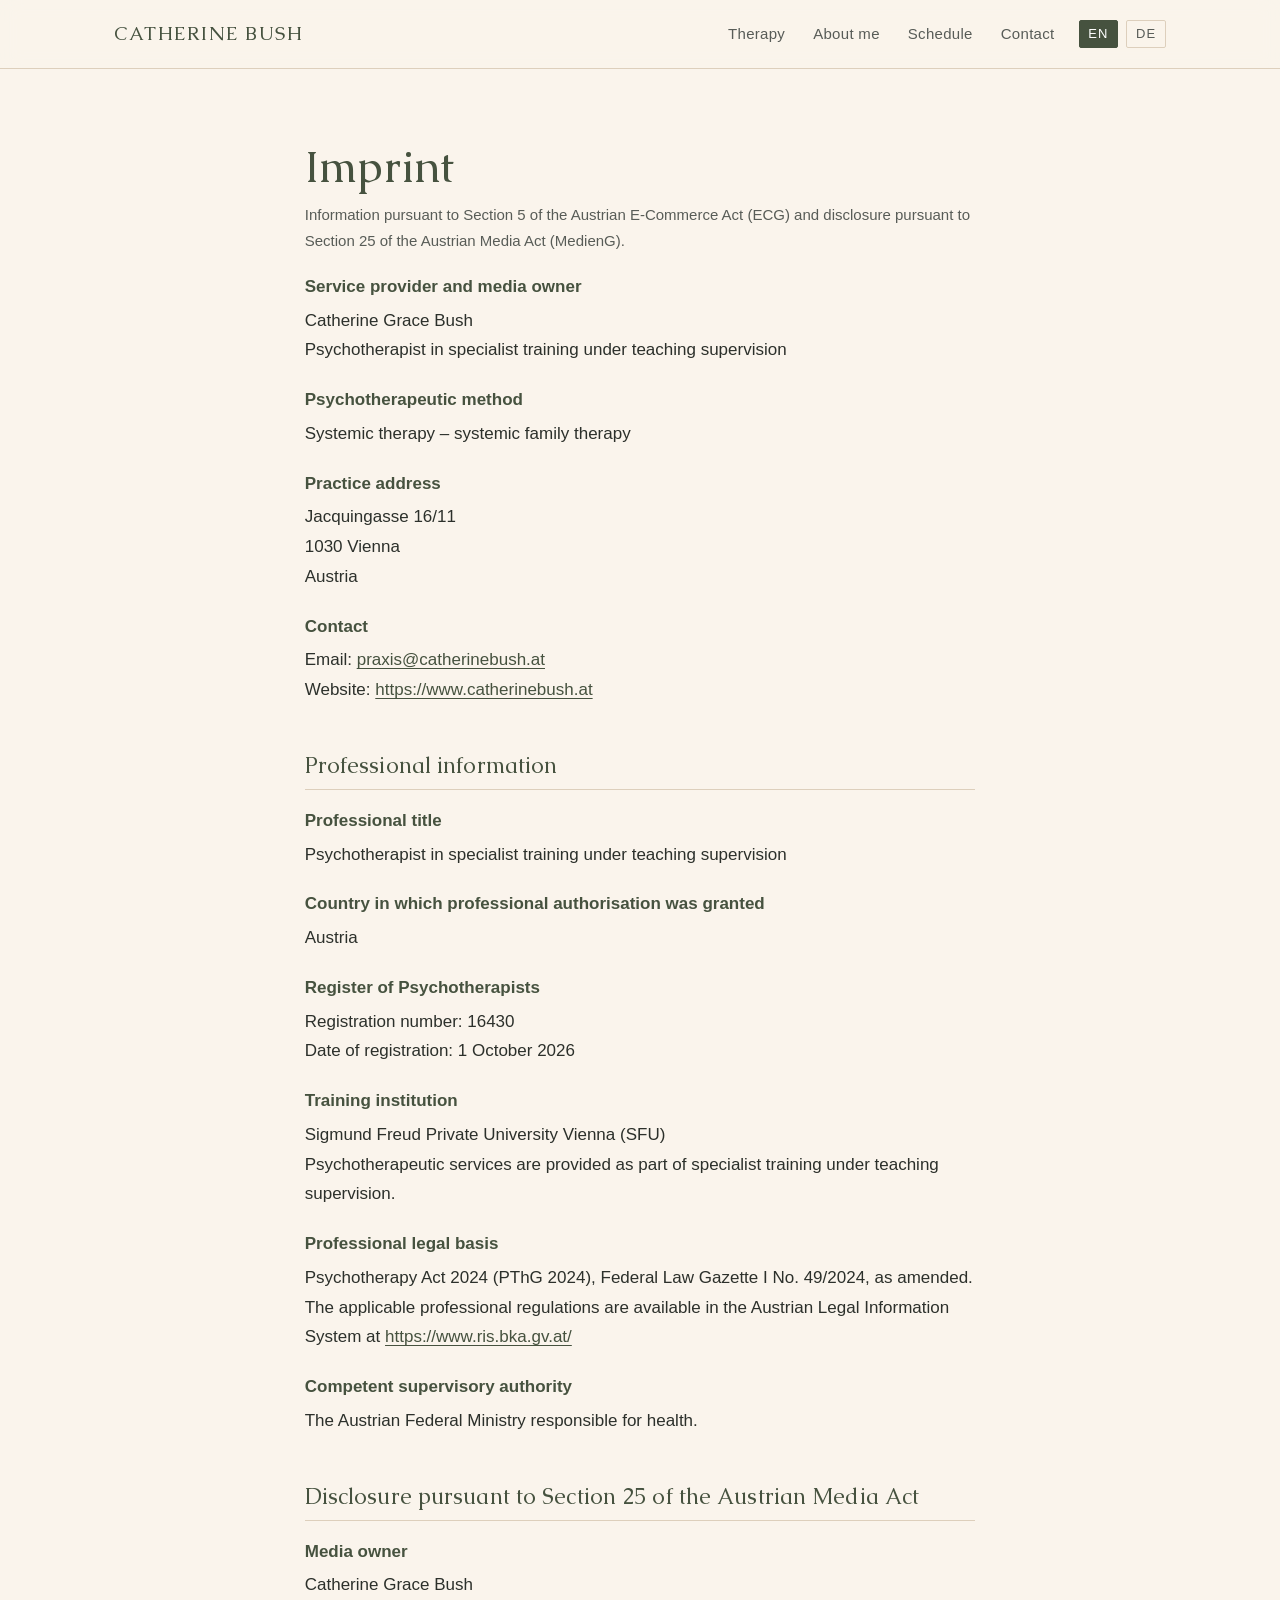
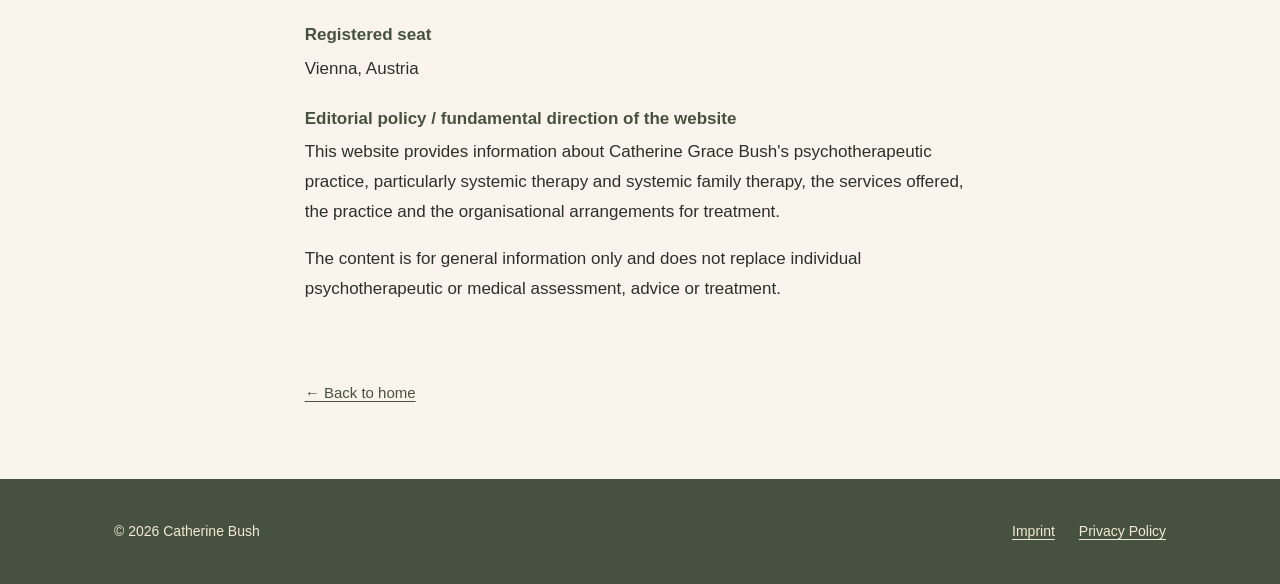
<file: imprint.html>
<!DOCTYPE html>
<html lang="en" data-alt-de="de/impressum.html">
<head>
<meta charset="utf-8">
<meta name="viewport" content="width=device-width, initial-scale=1, viewport-fit=cover">
<title>Imprint | Catherine Bush Psychotherapy</title>
<meta name="description" content="Imprint and disclosure pursuant to Section 25 of the Austrian Media Act for Catherine Bush Psychotherapy, Vienna.">
<link rel="canonical" href="https://www.catherinebush.at/imprint.html">
<meta name="robots" content="index, follow">

<link rel="alternate" hreflang="en" href="https://www.catherinebush.at/imprint.html">
<link rel="alternate" hreflang="de" href="https://www.catherinebush.at/de/impressum.html">
<link rel="alternate" hreflang="x-default" href="https://www.catherinebush.at/imprint.html">

<script>
/* See the comment in index.html. */
(function () {
  var root = document.documentElement;
  var here = root.lang;
  var stored = null;
  try { stored = localStorage.getItem('cb-lang'); } catch (e) {}

  function go(lang) {
    var target = root.getAttribute('data-alt-' + lang);
    if (target) location.replace(target);
  }

  if (stored) {
    if (stored !== here) go(stored);
  } else {
    var pref = (navigator.languages && navigator.languages[0]) || navigator.language || '';
    if ((/^de/i.test(pref) ? 'de' : 'en') !== here) go(/^de/i.test(pref) ? 'de' : 'en');
  }

  document.addEventListener('click', function (e) {
    var el = e.target.closest ? e.target.closest('[data-set-lang]') : null;
    if (el) {
      try { localStorage.setItem('cb-lang', el.getAttribute('data-set-lang')); } catch (err) {}
    }
  });
})();
</script>

<link rel="icon" href="images/favicon.png">
<link rel="apple-touch-icon" href="images/apple-touch-icon.png">

<link rel="preload" href="fonts/caudex-400.woff2" as="font" type="font/woff2" crossorigin>
<link rel="stylesheet" href="style.css">
</head>
<body>

<a class="skip" href="#main">Skip to content</a>

<header class="nav">
  <div class="wrap nav__inner">
    <a class="brand" href="index.html">Catherine Bush</a>
    <div class="nav__group">
      <nav aria-label="Main">
        <ul class="nav__links">
          <li class="nav__hide-sm"><a href="index.html#therapy">Therapy</a></li>
          <li class="nav__hide-sm"><a href="index.html#about">About me</a></li>
          <li><a href="index.html#schedule">Schedule</a></li>
          <li><a href="index.html#contact">Contact</a></li>
        </ul>
      </nav>
      <nav aria-label="Language">
        <ul class="langswitch">
          <li><a href="imprint.html" lang="en" hreflang="en" aria-current="true" data-set-lang="en">EN</a></li>
          <li><a href="de/impressum.html" lang="de" hreflang="de" data-set-lang="de">DE</a></li>
        </ul>
      </nav>
    </div>
  </div>
</header>

<main id="main" class="legal">
  <div class="wrap legal__inner">

    <h1>Imprint</h1>
    <p class="legal__meta">
      Information pursuant to Section 5 of the Austrian E-Commerce Act (ECG) and
      disclosure pursuant to Section 25 of the Austrian Media Act (MedienG).
    </p>

    <dl>
      <dt>Service provider and media owner</dt>
      <dd>
        Catherine Grace Bush<br>
        Psychotherapist in specialist training under teaching supervision
      </dd>

      <dt>Psychotherapeutic method</dt>
      <dd>Systemic therapy &ndash; systemic family therapy</dd>

      <dt>Practice address</dt>
      <dd>
        <address>
          Jacquingasse 16/11<br>
          1030 Vienna<br>
          Austria
        </address>
      </dd>

      <dt>Contact</dt>
      <dd>
        Email: <a href="mailto:praxis@catherinebush.at">praxis@catherinebush.at</a><br>
        Website: <a href="https://www.catherinebush.at">https://www.catherinebush.at</a>
      </dd>
    </dl>

    <h2>Professional information</h2>

    <dl>
      <dt>Professional title</dt>
      <dd>Psychotherapist in specialist training under teaching supervision</dd>

      <dt>Country in which professional authorisation was granted</dt>
      <dd>Austria</dd>

      <dt>Register of Psychotherapists</dt>
      <dd>
        Registration number: 16430<br>
        Date of registration: 1 October 2026
      </dd>

      <dt>Training institution</dt>
      <dd>
        Sigmund Freud Private University Vienna (SFU)<br>
        Psychotherapeutic services are provided as part of specialist training under
        teaching supervision.
      </dd>

      <dt>Professional legal basis</dt>
      <dd>
        Psychotherapy Act 2024 (PThG 2024), Federal Law Gazette I No. 49/2024, as
        amended. The applicable professional regulations are available in the Austrian
        Legal Information System at
        <a href="https://www.ris.bka.gv.at/">https://www.ris.bka.gv.at/</a>
      </dd>

      <dt>Competent supervisory authority</dt>
      <dd>The Austrian Federal Ministry responsible for health.</dd>
    </dl>

    <h2>Disclosure pursuant to Section 25 of the Austrian Media Act</h2>

    <dl>
      <dt>Media owner</dt>
      <dd>Catherine Grace Bush</dd>

      <dt>Registered seat</dt>
      <dd>Vienna, Austria</dd>

      <dt>Editorial policy / fundamental direction of the website</dt>
      <dd>
        <p>
          This website provides information about Catherine Grace Bush's
          psychotherapeutic practice, particularly systemic therapy and systemic family
          therapy, the services offered, the practice and the organisational arrangements
          for treatment.
        </p>
        <p>
          The content is for general information only and does not replace individual
          psychotherapeutic or medical assessment, advice or treatment.
        </p>
      </dd>
    </dl>

    <a class="legal__back" href="index.html">&larr; Back to home</a>

  </div>
</main>

<footer class="footer">
  <div class="wrap footer__inner">
    <p>&copy; 2026 Catherine Bush</p>
    <nav class="footer__legal" aria-label="Legal">
      <a href="imprint.html" aria-current="page">Imprint</a>
      <a href="privacy.html">Privacy Policy</a>
    </nav>
  </div>
</footer>

</body>
</html>
</file>
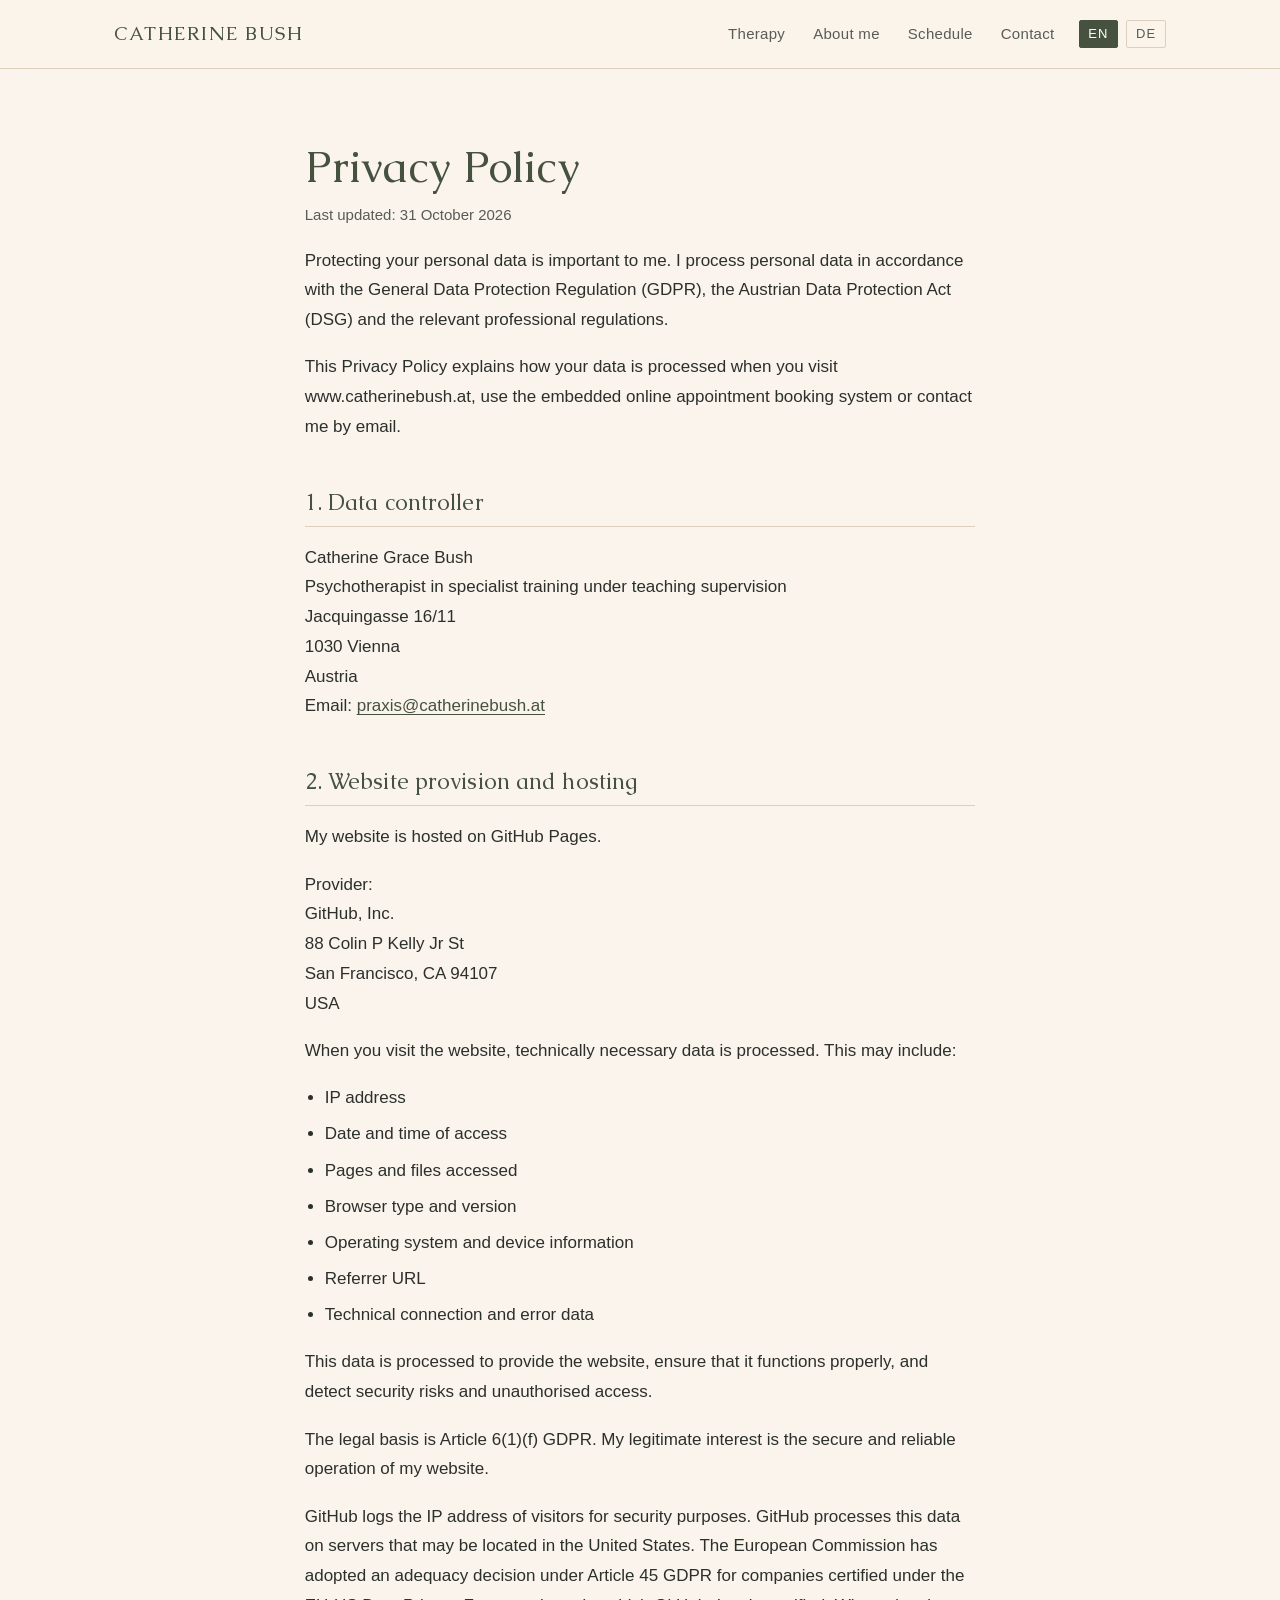
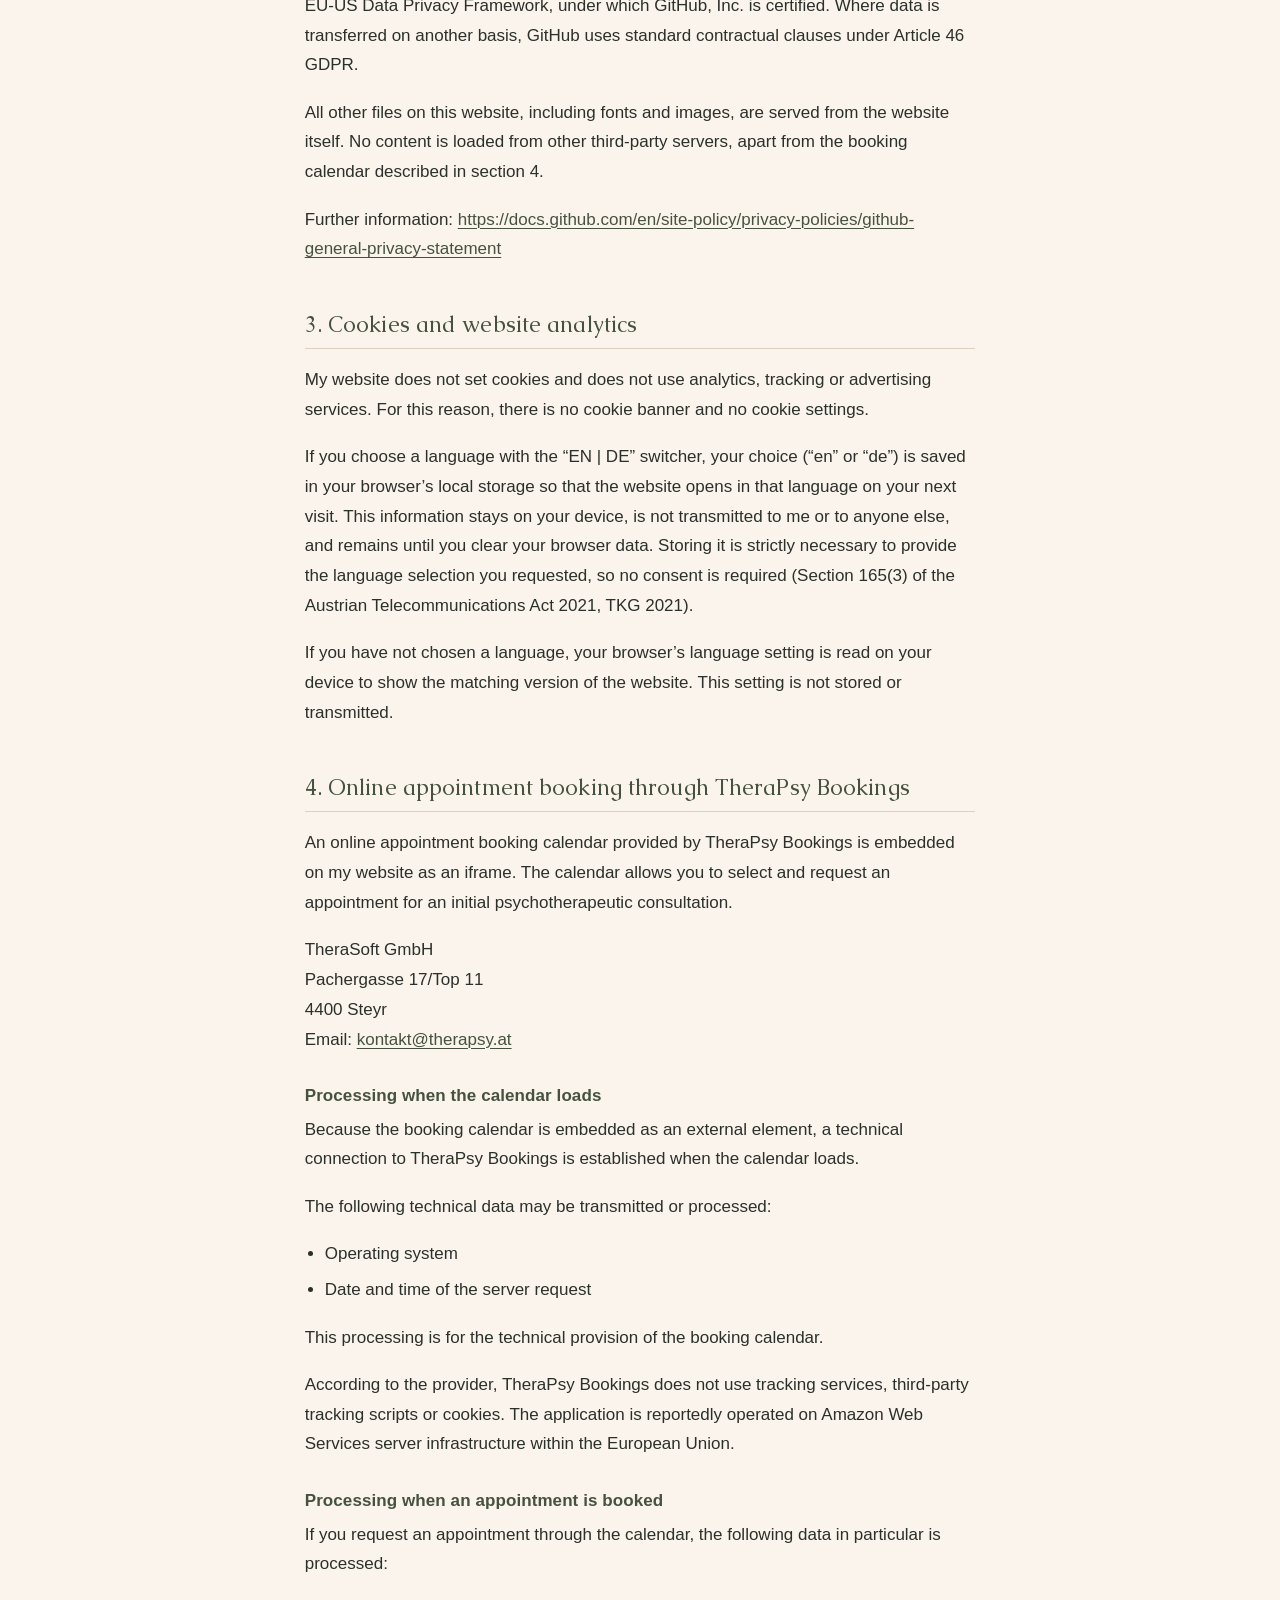
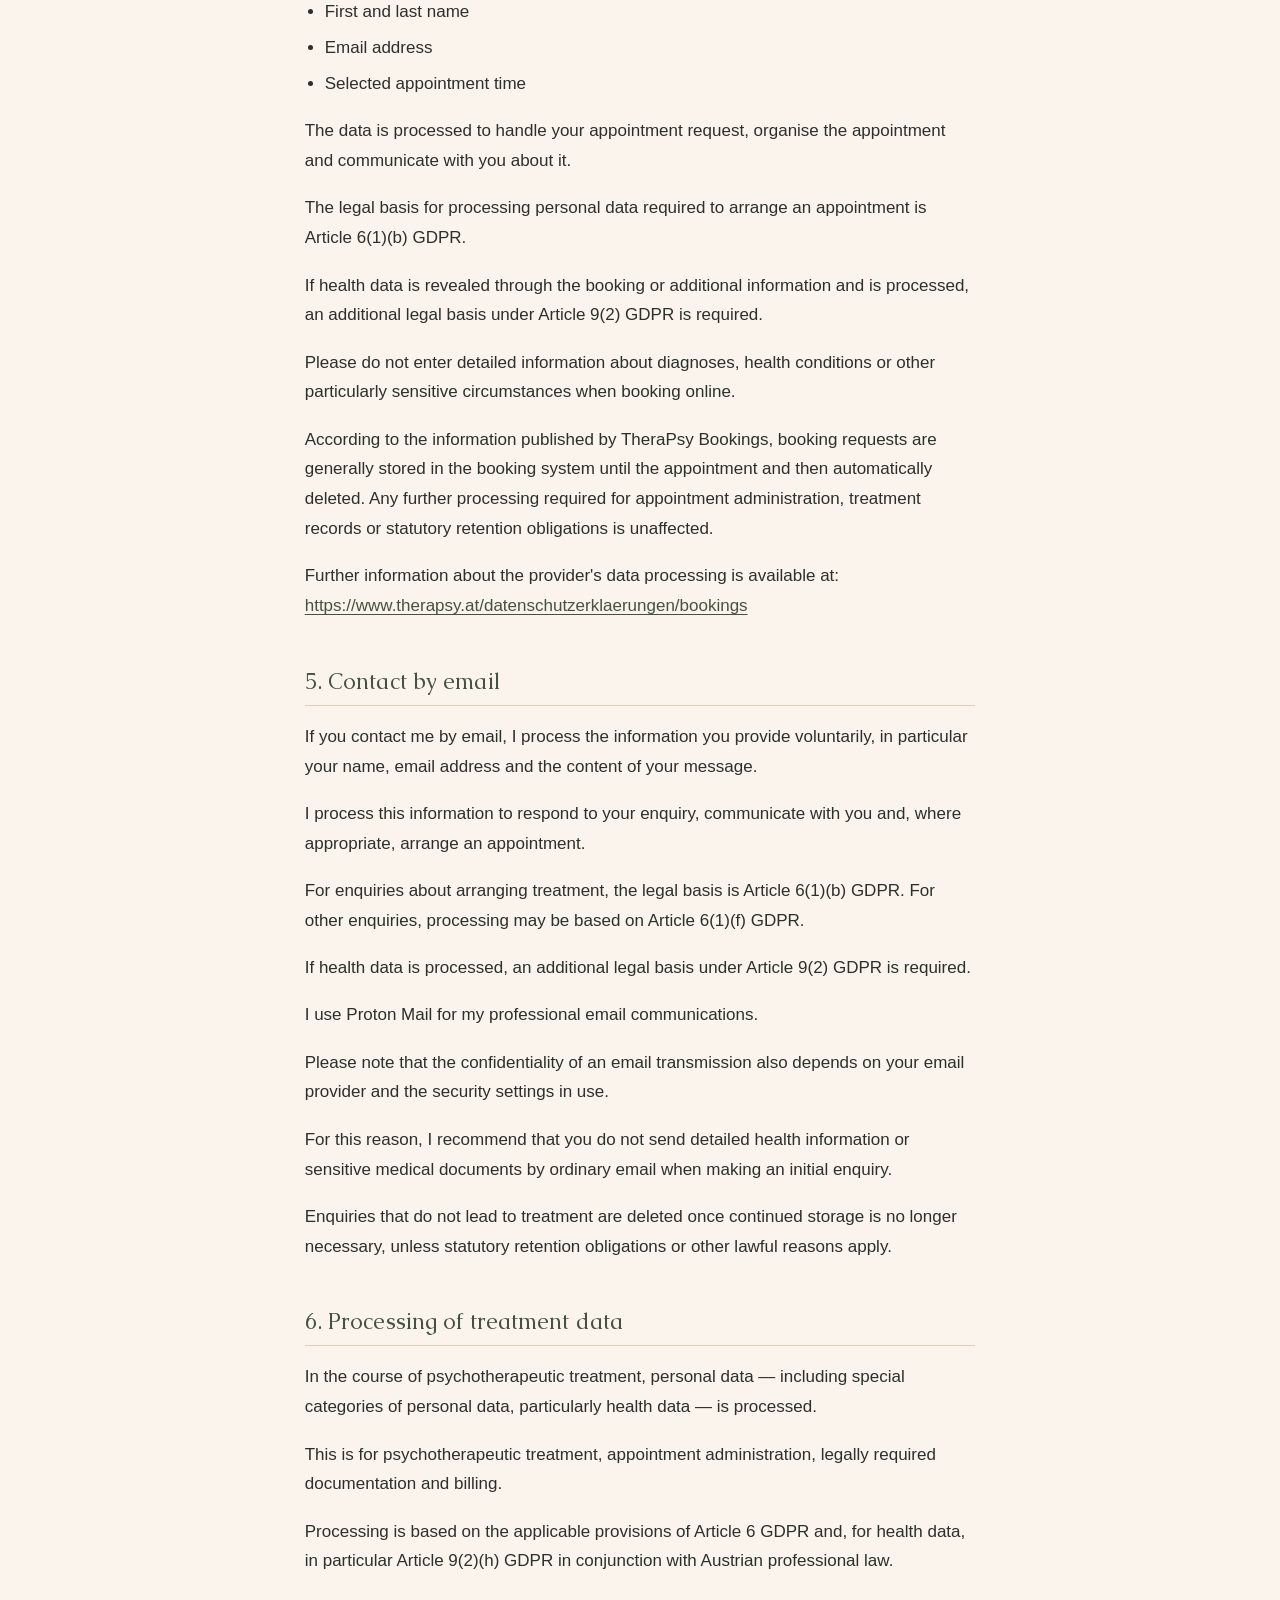
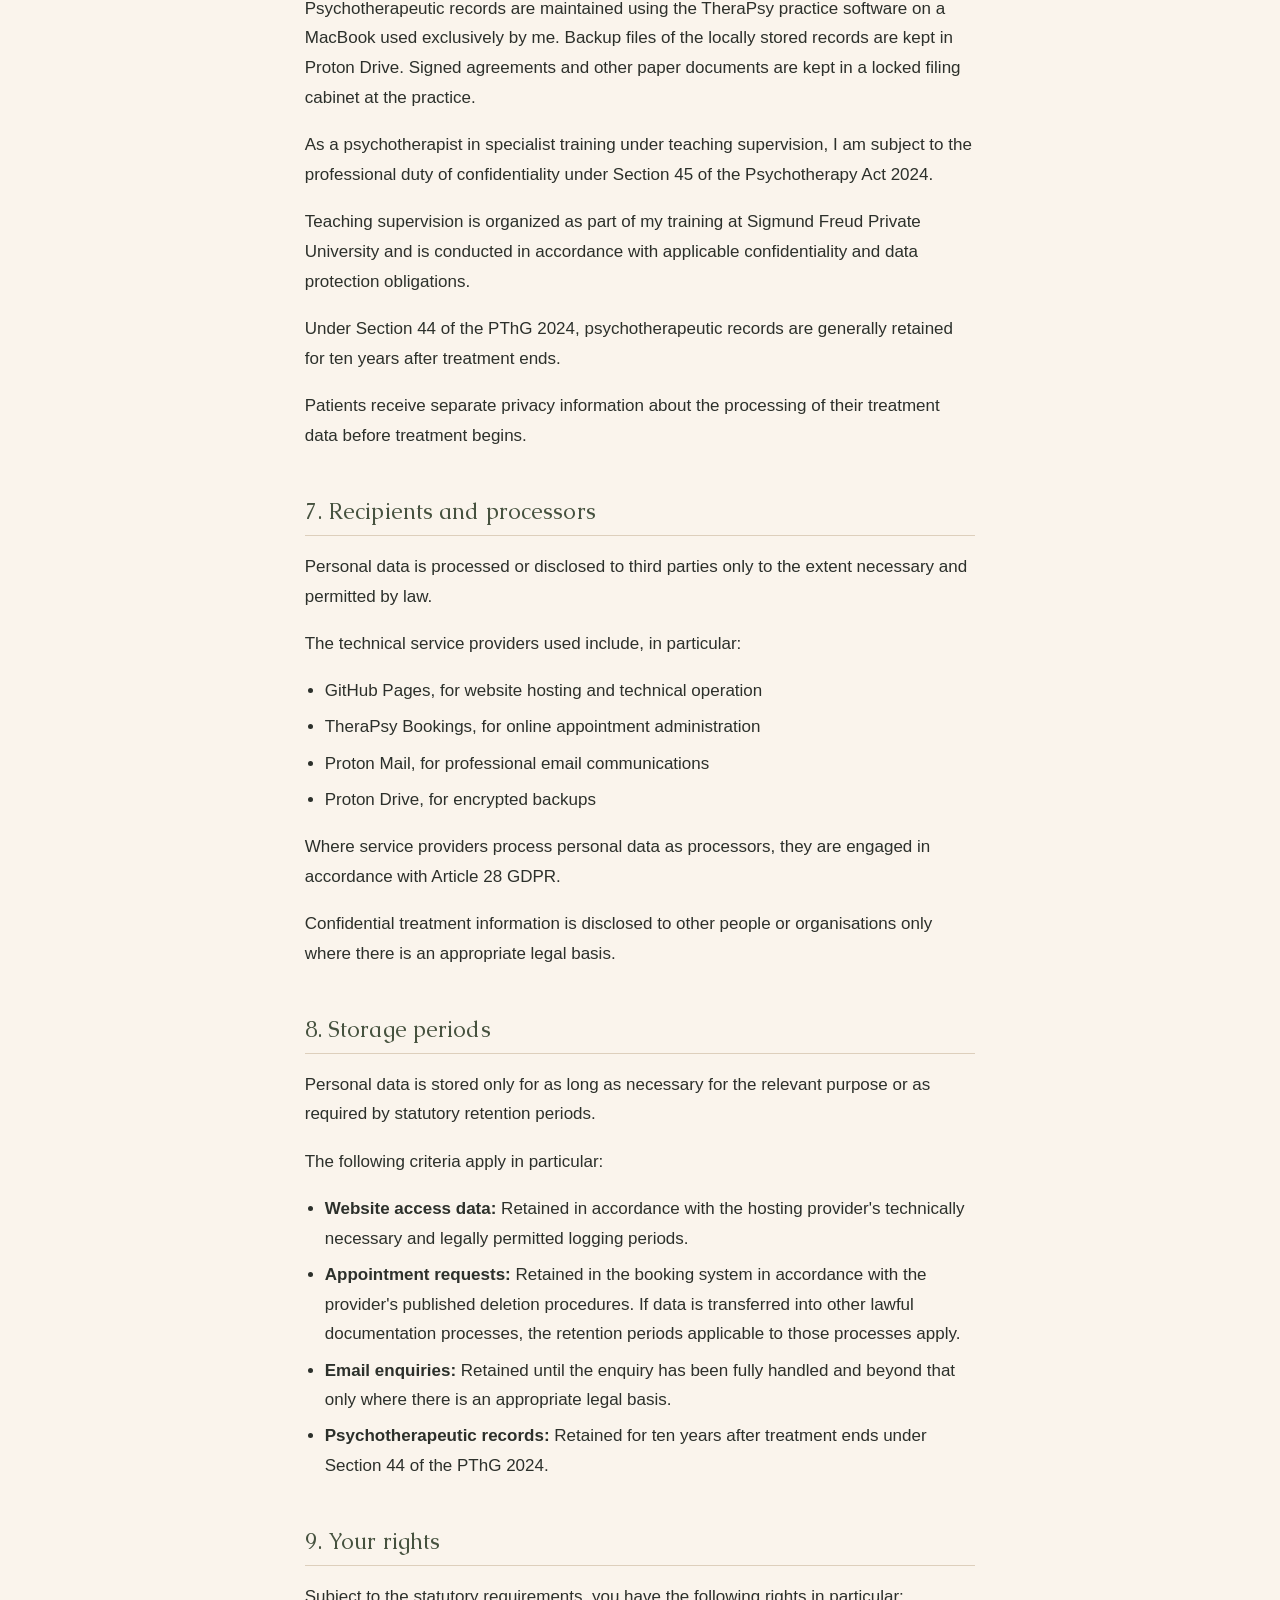
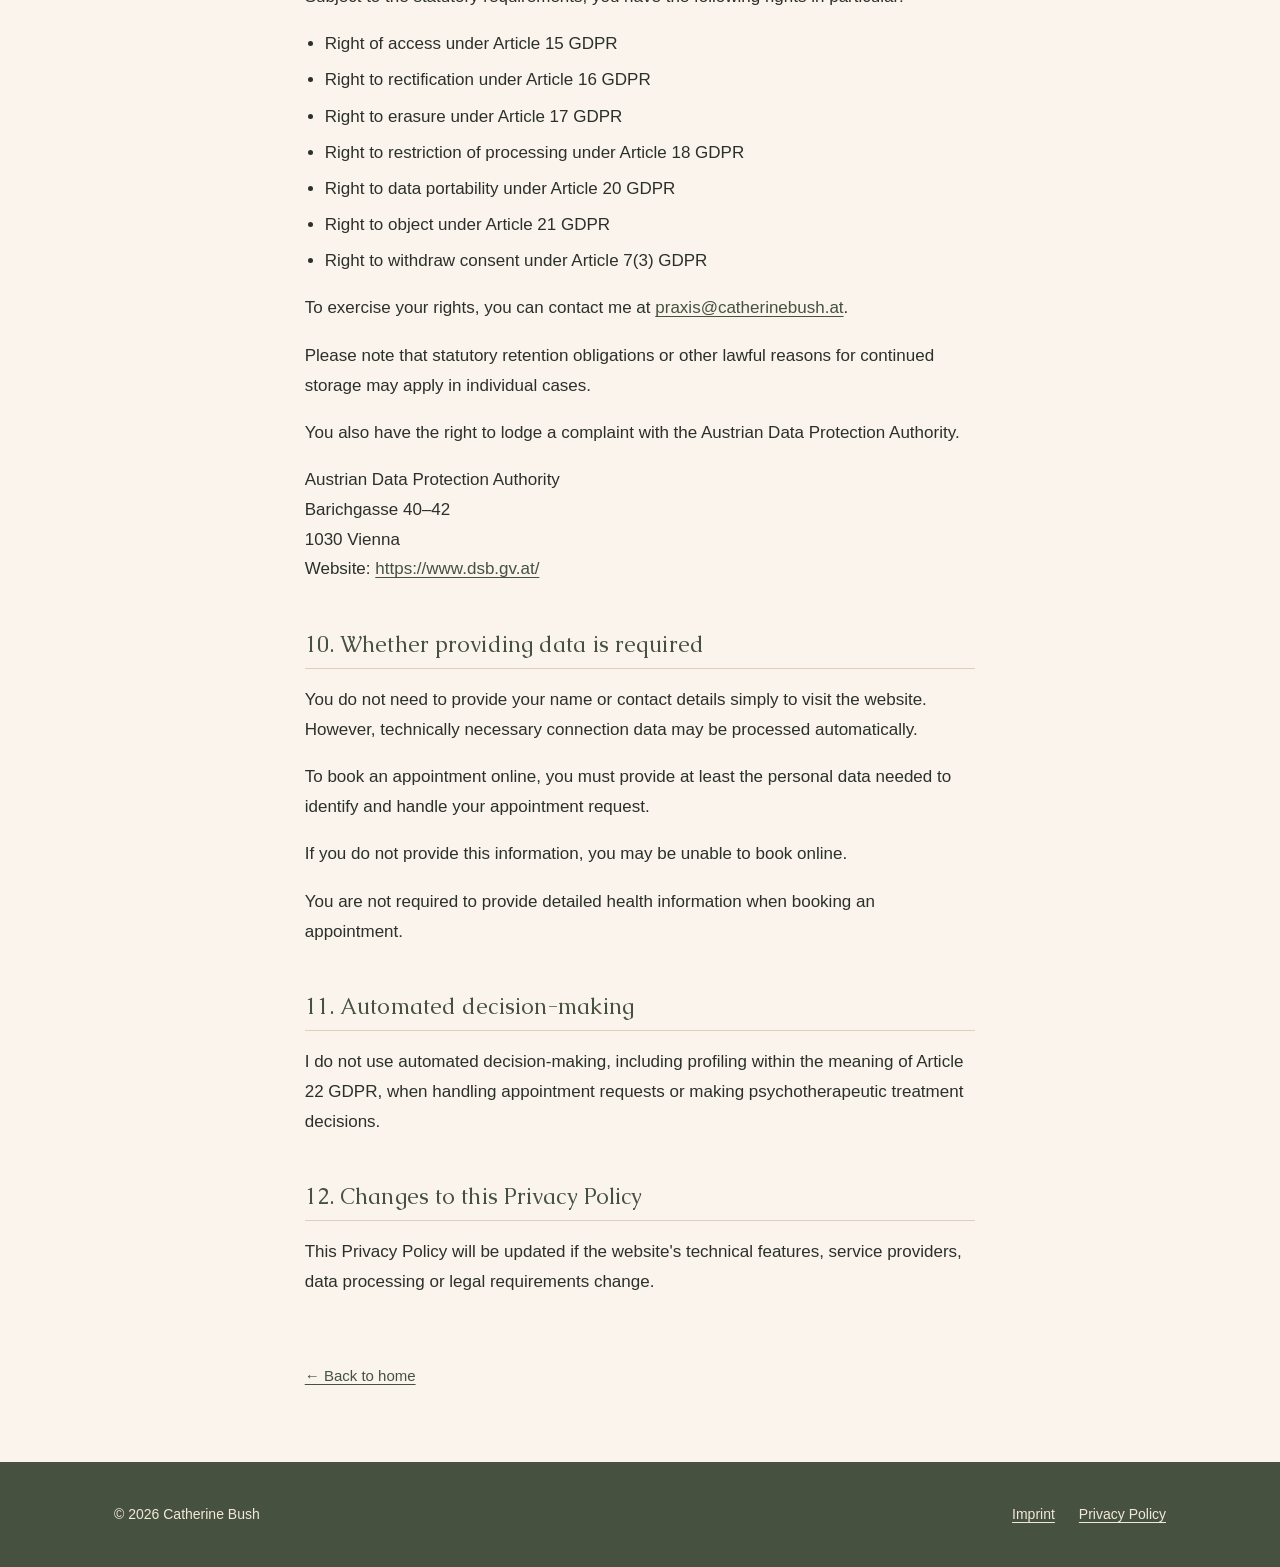
<file: privacy.html>
<!DOCTYPE html>
<html lang="en" data-alt-de="de/datenschutz.html">
<head>
<meta charset="utf-8">
<meta name="viewport" content="width=device-width, initial-scale=1, viewport-fit=cover">
<title>Privacy Policy | Catherine Bush Psychotherapy</title>
<meta name="description" content="How personal data is processed when you visit catherinebush.at, use the online appointment booking system, or make contact by email.">
<link rel="canonical" href="https://www.catherinebush.at/privacy.html">
<meta name="robots" content="index, follow">

<link rel="alternate" hreflang="en" href="https://www.catherinebush.at/privacy.html">
<link rel="alternate" hreflang="de" href="https://www.catherinebush.at/de/datenschutz.html">
<link rel="alternate" hreflang="x-default" href="https://www.catherinebush.at/privacy.html">

<script>
/* See the comment in index.html. */
(function () {
  var root = document.documentElement;
  var here = root.lang;
  var stored = null;
  try { stored = localStorage.getItem('cb-lang'); } catch (e) {}

  function go(lang) {
    var target = root.getAttribute('data-alt-' + lang);
    if (target) location.replace(target);
  }

  if (stored) {
    if (stored !== here) go(stored);
  } else {
    var pref = (navigator.languages && navigator.languages[0]) || navigator.language || '';
    if ((/^de/i.test(pref) ? 'de' : 'en') !== here) go(/^de/i.test(pref) ? 'de' : 'en');
  }

  document.addEventListener('click', function (e) {
    var el = e.target.closest ? e.target.closest('[data-set-lang]') : null;
    if (el) {
      try { localStorage.setItem('cb-lang', el.getAttribute('data-set-lang')); } catch (err) {}
    }
  });
})();
</script>

<link rel="icon" href="images/favicon.png">
<link rel="apple-touch-icon" href="images/apple-touch-icon.png">

<link rel="preload" href="fonts/caudex-400.woff2" as="font" type="font/woff2" crossorigin>
<link rel="stylesheet" href="style.css">
</head>
<body>

<!--
  Sections 2, 3 and 7 were rewritten for GitHub Pages hosting (the Wix text
  described Wix as host and a cookie banner). Catherine should review them
  before launch. Everything else is her text, unchanged.

  Keep section 3 true: if analytics, a third-party embed, or anything that
  stores data in the browser is ever added, this section must change too.
-->

<a class="skip" href="#main">Skip to content</a>

<header class="nav">
  <div class="wrap nav__inner">
    <a class="brand" href="index.html">Catherine Bush</a>
    <div class="nav__group">
      <nav aria-label="Main">
        <ul class="nav__links">
          <li class="nav__hide-sm"><a href="index.html#therapy">Therapy</a></li>
          <li class="nav__hide-sm"><a href="index.html#about">About me</a></li>
          <li><a href="index.html#schedule">Schedule</a></li>
          <li><a href="index.html#contact">Contact</a></li>
        </ul>
      </nav>
      <nav aria-label="Language">
        <ul class="langswitch">
          <li><a href="privacy.html" lang="en" hreflang="en" aria-current="true" data-set-lang="en">EN</a></li>
          <li><a href="de/datenschutz.html" lang="de" hreflang="de" data-set-lang="de">DE</a></li>
        </ul>
      </nav>
    </div>
  </div>
</header>

<main id="main" class="legal">
  <div class="wrap legal__inner">

    <h1>Privacy Policy</h1>
    <p class="legal__meta">Last updated: 31 October 2026</p>

    <p>
      Protecting your personal data is important to me. I process personal data in
      accordance with the General Data Protection Regulation (GDPR), the Austrian Data
      Protection Act (DSG) and the relevant professional regulations.
    </p>
    <p>
      This Privacy Policy explains how your data is processed when you visit
      www.catherinebush.at, use the embedded online appointment booking system or
      contact me by email.
    </p>

    <h2>1. Data controller</h2>
    <address>
      Catherine Grace Bush<br>
      Psychotherapist in specialist training under teaching supervision<br>
      Jacquingasse 16/11<br>
      1030 Vienna<br>
      Austria<br>
      Email: <a href="mailto:praxis@catherinebush.at">praxis@catherinebush.at</a>
    </address>

    <h2>2. Website provision and hosting</h2>
    <p>My website is hosted on GitHub Pages.</p>
    <p>
      Provider:<br>
      GitHub, Inc.<br>
      88 Colin P Kelly Jr St<br>
      San Francisco, CA 94107<br>
      USA
    </p>
    <p>When you visit the website, technically necessary data is processed. This may include:</p>
    <ul>
      <li>IP address</li>
      <li>Date and time of access</li>
      <li>Pages and files accessed</li>
      <li>Browser type and version</li>
      <li>Operating system and device information</li>
      <li>Referrer URL</li>
      <li>Technical connection and error data</li>
    </ul>
    <p>
      This data is processed to provide the website, ensure that it functions properly,
      and detect security risks and unauthorised access.
    </p>
    <p>
      The legal basis is Article 6(1)(f) GDPR. My legitimate interest is the secure and
      reliable operation of my website.
    </p>
    <p>
      GitHub logs the IP address of visitors for security purposes. GitHub processes this
      data on servers that may be located in the United States. The European Commission
      has adopted an adequacy decision under Article 45 GDPR for companies certified under
      the EU-US Data Privacy Framework, under which GitHub, Inc. is certified. Where data
      is transferred on another basis, GitHub uses standard contractual clauses under
      Article 46 GDPR.
    </p>
    <p>
      All other files on this website, including fonts and images, are served from the
      website itself. No content is loaded from other third-party servers, apart from the
      booking calendar described in section 4.
    </p>
    <p>
      Further information:
      <a href="https://docs.github.com/en/site-policy/privacy-policies/github-general-privacy-statement">https://docs.github.com/en/site-policy/privacy-policies/github-general-privacy-statement</a>
    </p>

    <h2>3. Cookies and website analytics</h2>
    <p>
      My website does not set cookies and does not use analytics, tracking or advertising
      services. For this reason, there is no cookie banner and no cookie settings.
    </p>
    <p>
      If you choose a language with the &ldquo;EN | DE&rdquo; switcher, your choice
      (&ldquo;en&rdquo; or &ldquo;de&rdquo;) is saved in your browser&rsquo;s local
      storage so that the website opens in that language on your next visit. This
      information stays on your device, is not transmitted to me or to anyone else, and
      remains until you clear your browser data. Storing it is strictly necessary to
      provide the language selection you requested, so no consent is required
      (Section 165(3) of the Austrian Telecommunications Act 2021, TKG 2021).
    </p>
    <p>
      If you have not chosen a language, your browser&rsquo;s language setting is read
      on your device to show the matching version of the website. This setting is not
      stored or transmitted.
    </p>

    <h2>4. Online appointment booking through TheraPsy Bookings</h2>
    <p>
      An online appointment booking calendar provided by TheraPsy Bookings is embedded on
      my website as an iframe. The calendar allows you to select and request an
      appointment for an initial psychotherapeutic consultation.
    </p>
    <p>
      TheraSoft GmbH<br>
      Pachergasse 17/Top 11<br>
      4400 Steyr<br>
      Email: <a href="mailto:kontakt@therapsy.at">kontakt@therapsy.at</a>
    </p>

    <h3>Processing when the calendar loads</h3>
    <p>
      Because the booking calendar is embedded as an external element, a technical
      connection to TheraPsy Bookings is established when the calendar loads.
    </p>
    <p>The following technical data may be transmitted or processed:</p>
    <ul>
      <li>Operating system</li>
      <li>Date and time of the server request</li>
    </ul>
    <p>This processing is for the technical provision of the booking calendar.</p>
    <p>
      According to the provider, TheraPsy Bookings does not use tracking services,
      third-party tracking scripts or cookies. The application is reportedly operated on
      Amazon Web Services server infrastructure within the European Union.
    </p>

    <h3>Processing when an appointment is booked</h3>
    <p>
      If you request an appointment through the calendar, the following data in
      particular is processed:
    </p>
    <ul>
      <li>First and last name</li>
      <li>Email address</li>
      <li>Selected appointment time</li>
    </ul>
    <p>
      The data is processed to handle your appointment request, organise the appointment
      and communicate with you about it.
    </p>
    <p>
      The legal basis for processing personal data required to arrange an appointment is
      Article 6(1)(b) GDPR.
    </p>
    <p>
      If health data is revealed through the booking or additional information and is
      processed, an additional legal basis under Article 9(2) GDPR is required.
    </p>
    <p>
      Please do not enter detailed information about diagnoses, health conditions or other
      particularly sensitive circumstances when booking online.
    </p>
    <p>
      According to the information published by TheraPsy Bookings, booking requests are
      generally stored in the booking system until the appointment and then automatically
      deleted. Any further processing required for appointment administration, treatment
      records or statutory retention obligations is unaffected.
    </p>
    <p>
      Further information about the provider's data processing is available at:
      <a href="https://www.therapsy.at/datenschutzerklaerungen/bookings">https://www.therapsy.at/datenschutzerklaerungen/bookings</a>
    </p>

    <h2>5. Contact by email</h2>
    <p>
      If you contact me by email, I process the information you provide voluntarily, in
      particular your name, email address and the content of your message.
    </p>
    <p>
      I process this information to respond to your enquiry, communicate with you and,
      where appropriate, arrange an appointment.
    </p>
    <p>
      For enquiries about arranging treatment, the legal basis is Article 6(1)(b) GDPR.
      For other enquiries, processing may be based on Article 6(1)(f) GDPR.
    </p>
    <p>
      If health data is processed, an additional legal basis under Article 9(2) GDPR is
      required.
    </p>
    <p>I use Proton Mail for my professional email communications.</p>
    <p>
      Please note that the confidentiality of an email transmission also depends on your
      email provider and the security settings in use.
    </p>
    <p>
      For this reason, I recommend that you do not send detailed health information or
      sensitive medical documents by ordinary email when making an initial enquiry.
    </p>
    <p>
      Enquiries that do not lead to treatment are deleted once continued storage is no
      longer necessary, unless statutory retention obligations or other lawful reasons
      apply.
    </p>

    <h2>6. Processing of treatment data</h2>
    <p>
      In the course of psychotherapeutic treatment, personal data &mdash; including
      special categories of personal data, particularly health data &mdash; is processed.
    </p>
    <p>
      This is for psychotherapeutic treatment, appointment administration, legally
      required documentation and billing.
    </p>
    <p>
      Processing is based on the applicable provisions of Article 6 GDPR and, for health
      data, in particular Article 9(2)(h) GDPR in conjunction with Austrian professional
      law.
    </p>
    <p>
      Psychotherapeutic records are maintained using the TheraPsy practice software on a
      MacBook used exclusively by me. Backup files of the locally stored records are kept
      in Proton Drive. Signed agreements and other paper documents are kept in a locked
      filing cabinet at the practice.
    </p>
    <p>
      As a psychotherapist in specialist training under teaching supervision, I am subject
      to the professional duty of confidentiality under Section 45 of the Psychotherapy
      Act 2024.
    </p>
    <p>
      Teaching supervision is organized as part of my training at Sigmund Freud Private
      University and is conducted in accordance with applicable confidentiality and data
      protection obligations.
    </p>
    <p>
      Under Section 44 of the PThG 2024, psychotherapeutic records are generally retained
      for ten years after treatment ends.
    </p>
    <p>
      Patients receive separate privacy information about the processing of their treatment
      data before treatment begins.
    </p>

    <h2>7. Recipients and processors</h2>
    <p>
      Personal data is processed or disclosed to third parties only to the extent
      necessary and permitted by law.
    </p>
    <p>The technical service providers used include, in particular:</p>
    <ul>
      <li>GitHub Pages, for website hosting and technical operation</li>
      <li>TheraPsy Bookings, for online appointment administration</li>
      <li>Proton Mail, for professional email communications</li>
      <li>Proton Drive, for encrypted backups</li>
    </ul>
    <p>
      Where service providers process personal data as processors, they are engaged in
      accordance with Article 28 GDPR.
    </p>
    <p>
      Confidential treatment information is disclosed to other people or organisations
      only where there is an appropriate legal basis.
    </p>

    <h2>8. Storage periods</h2>
    <p>
      Personal data is stored only for as long as necessary for the relevant purpose or as
      required by statutory retention periods.
    </p>
    <p>The following criteria apply in particular:</p>
    <ul>
      <li>
        <strong>Website access data:</strong> Retained in accordance with the hosting
        provider's technically necessary and legally permitted logging periods.
      </li>
      <li>
        <strong>Appointment requests:</strong> Retained in the booking system in
        accordance with the provider's published deletion procedures. If data is
        transferred into other lawful documentation processes, the retention periods
        applicable to those processes apply.
      </li>
      <li>
        <strong>Email enquiries:</strong> Retained until the enquiry has been fully
        handled and beyond that only where there is an appropriate legal basis.
      </li>
      <li>
        <strong>Psychotherapeutic records:</strong> Retained for ten years after
        treatment ends under Section 44 of the PThG 2024.
      </li>
    </ul>

    <h2>9. Your rights</h2>
    <p>Subject to the statutory requirements, you have the following rights in particular:</p>
    <ul>
      <li>Right of access under Article 15 GDPR</li>
      <li>Right to rectification under Article 16 GDPR</li>
      <li>Right to erasure under Article 17 GDPR</li>
      <li>Right to restriction of processing under Article 18 GDPR</li>
      <li>Right to data portability under Article 20 GDPR</li>
      <li>Right to object under Article 21 GDPR</li>
      <li>Right to withdraw consent under Article 7(3) GDPR</li>
    </ul>
    <p>
      To exercise your rights, you can contact me at
      <a href="mailto:praxis@catherinebush.at">praxis@catherinebush.at</a>.
    </p>
    <p>
      Please note that statutory retention obligations or other lawful reasons for
      continued storage may apply in individual cases.
    </p>
    <p>
      You also have the right to lodge a complaint with the Austrian Data Protection
      Authority.
    </p>
    <p>
      Austrian Data Protection Authority<br>
      Barichgasse 40&ndash;42<br>
      1030 Vienna<br>
      Website: <a href="https://www.dsb.gv.at/">https://www.dsb.gv.at/</a>
    </p>

    <h2>10. Whether providing data is required</h2>
    <p>
      You do not need to provide your name or contact details simply to visit the website.
      However, technically necessary connection data may be processed automatically.
    </p>
    <p>
      To book an appointment online, you must provide at least the personal data needed to
      identify and handle your appointment request.
    </p>
    <p>If you do not provide this information, you may be unable to book online.</p>
    <p>
      You are not required to provide detailed health information when booking an
      appointment.
    </p>

    <h2>11. Automated decision-making</h2>
    <p>
      I do not use automated decision-making, including profiling within the meaning of
      Article 22 GDPR, when handling appointment requests or making psychotherapeutic
      treatment decisions.
    </p>

    <h2>12. Changes to this Privacy Policy</h2>
    <p>
      This Privacy Policy will be updated if the website's technical features, service
      providers, data processing or legal requirements change.
    </p>

    <a class="legal__back" href="index.html">&larr; Back to home</a>

  </div>
</main>

<footer class="footer">
  <div class="wrap footer__inner">
    <p>&copy; 2026 Catherine Bush</p>
    <nav class="footer__legal" aria-label="Legal">
      <a href="imprint.html">Imprint</a>
      <a href="privacy.html" aria-current="page">Privacy Policy</a>
    </nav>
  </div>
</footer>

</body>
</html>
</file>
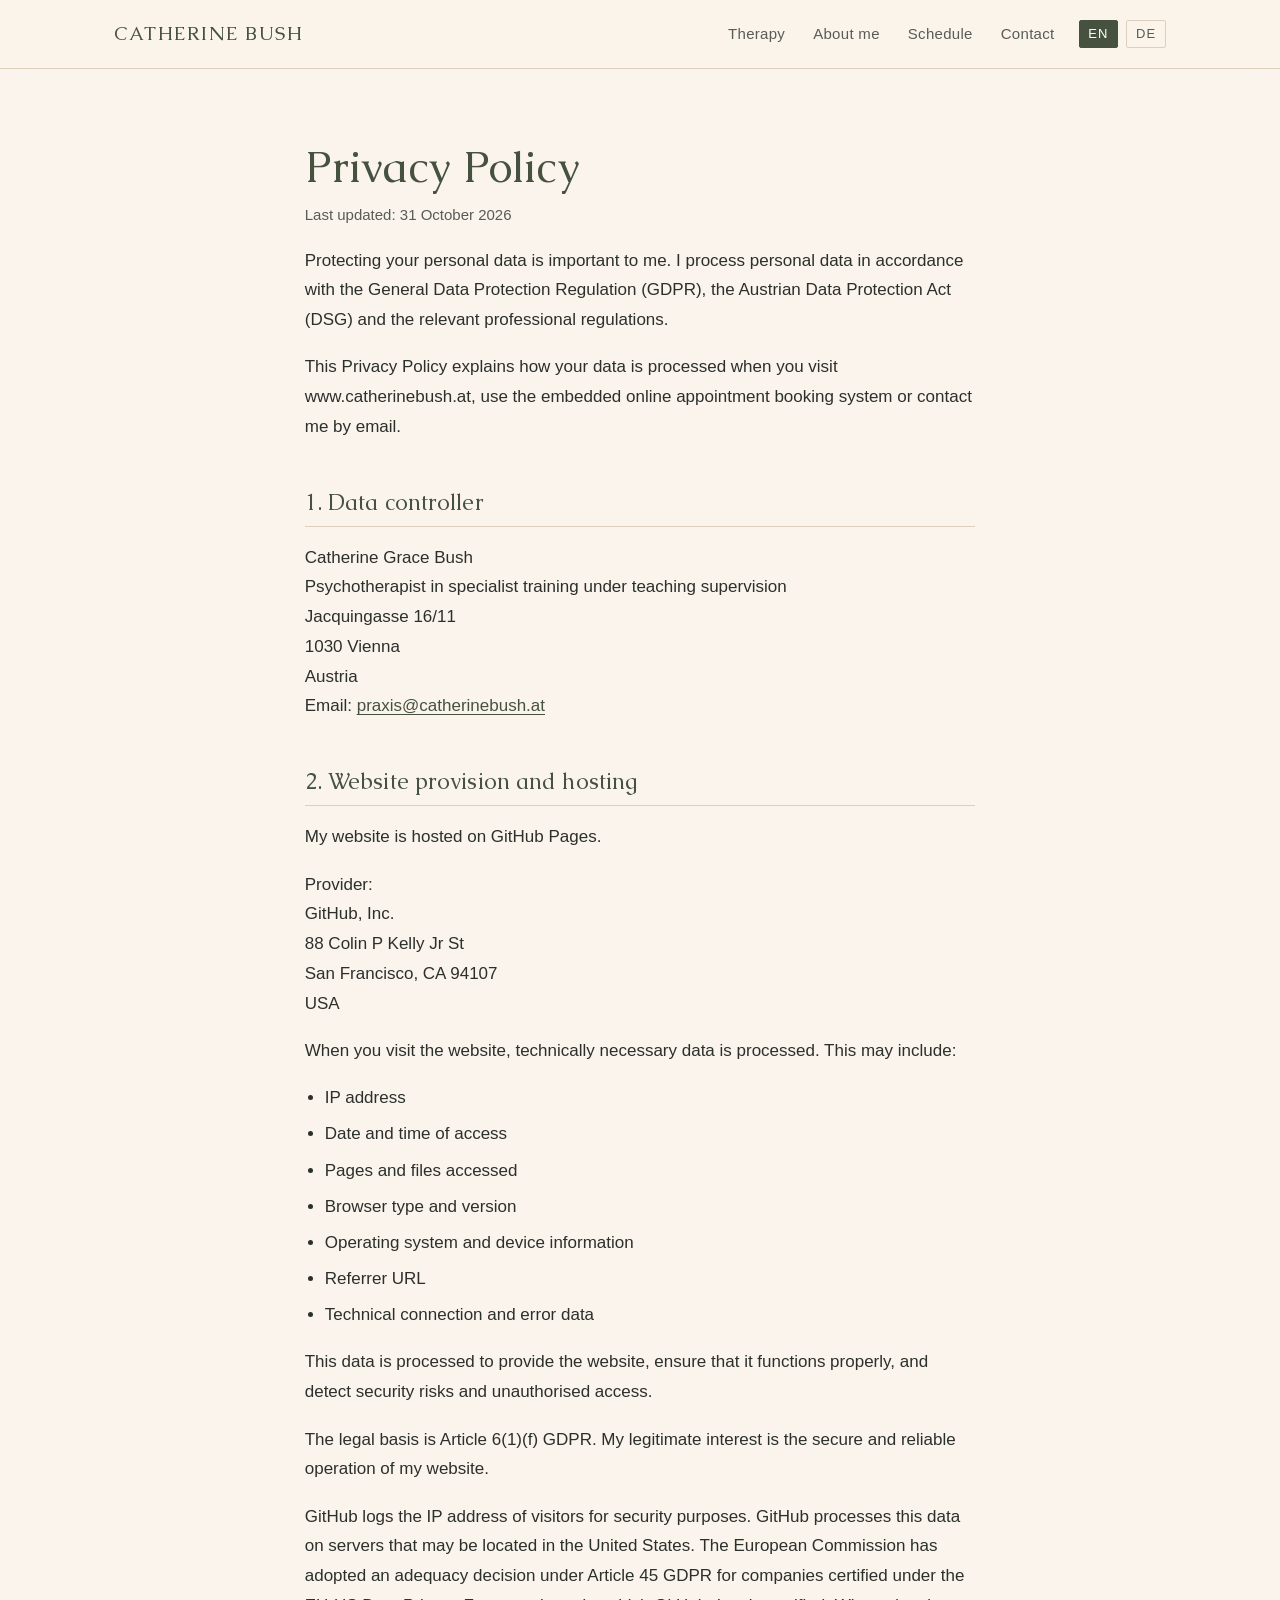
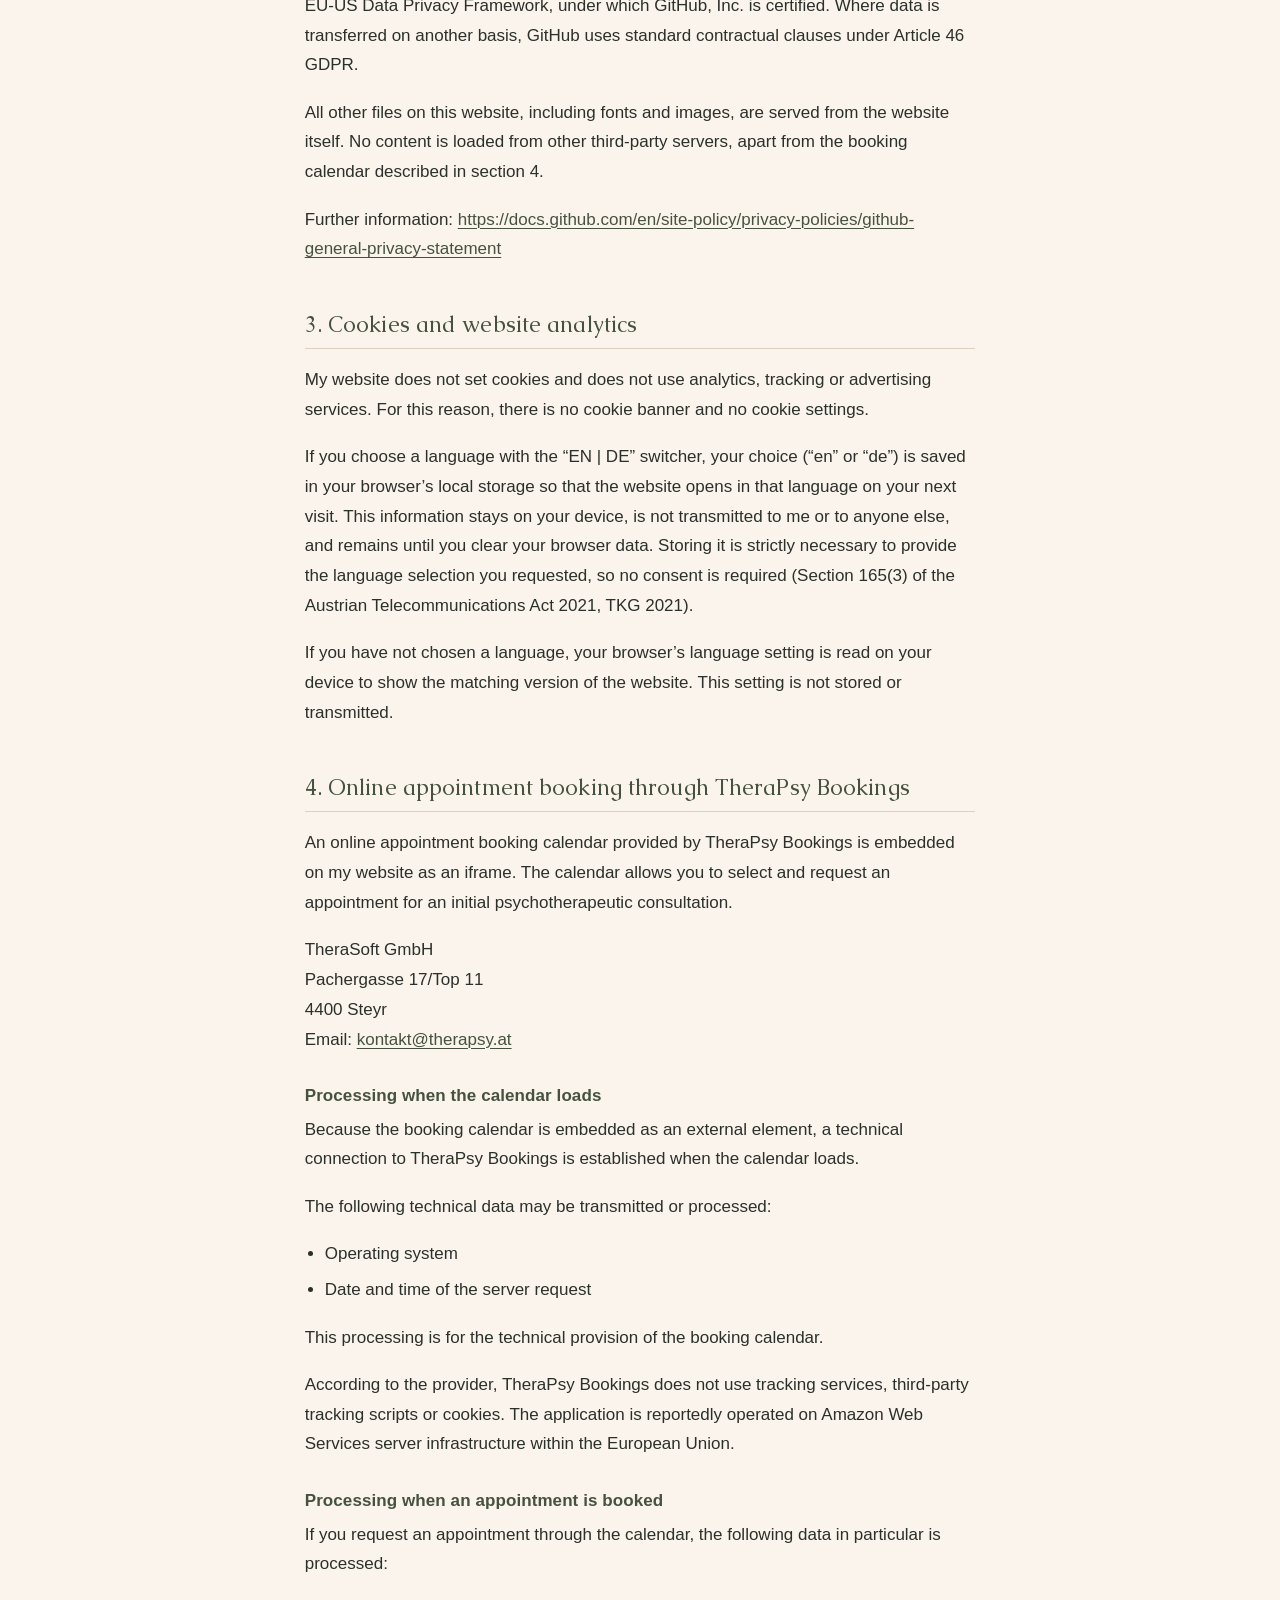
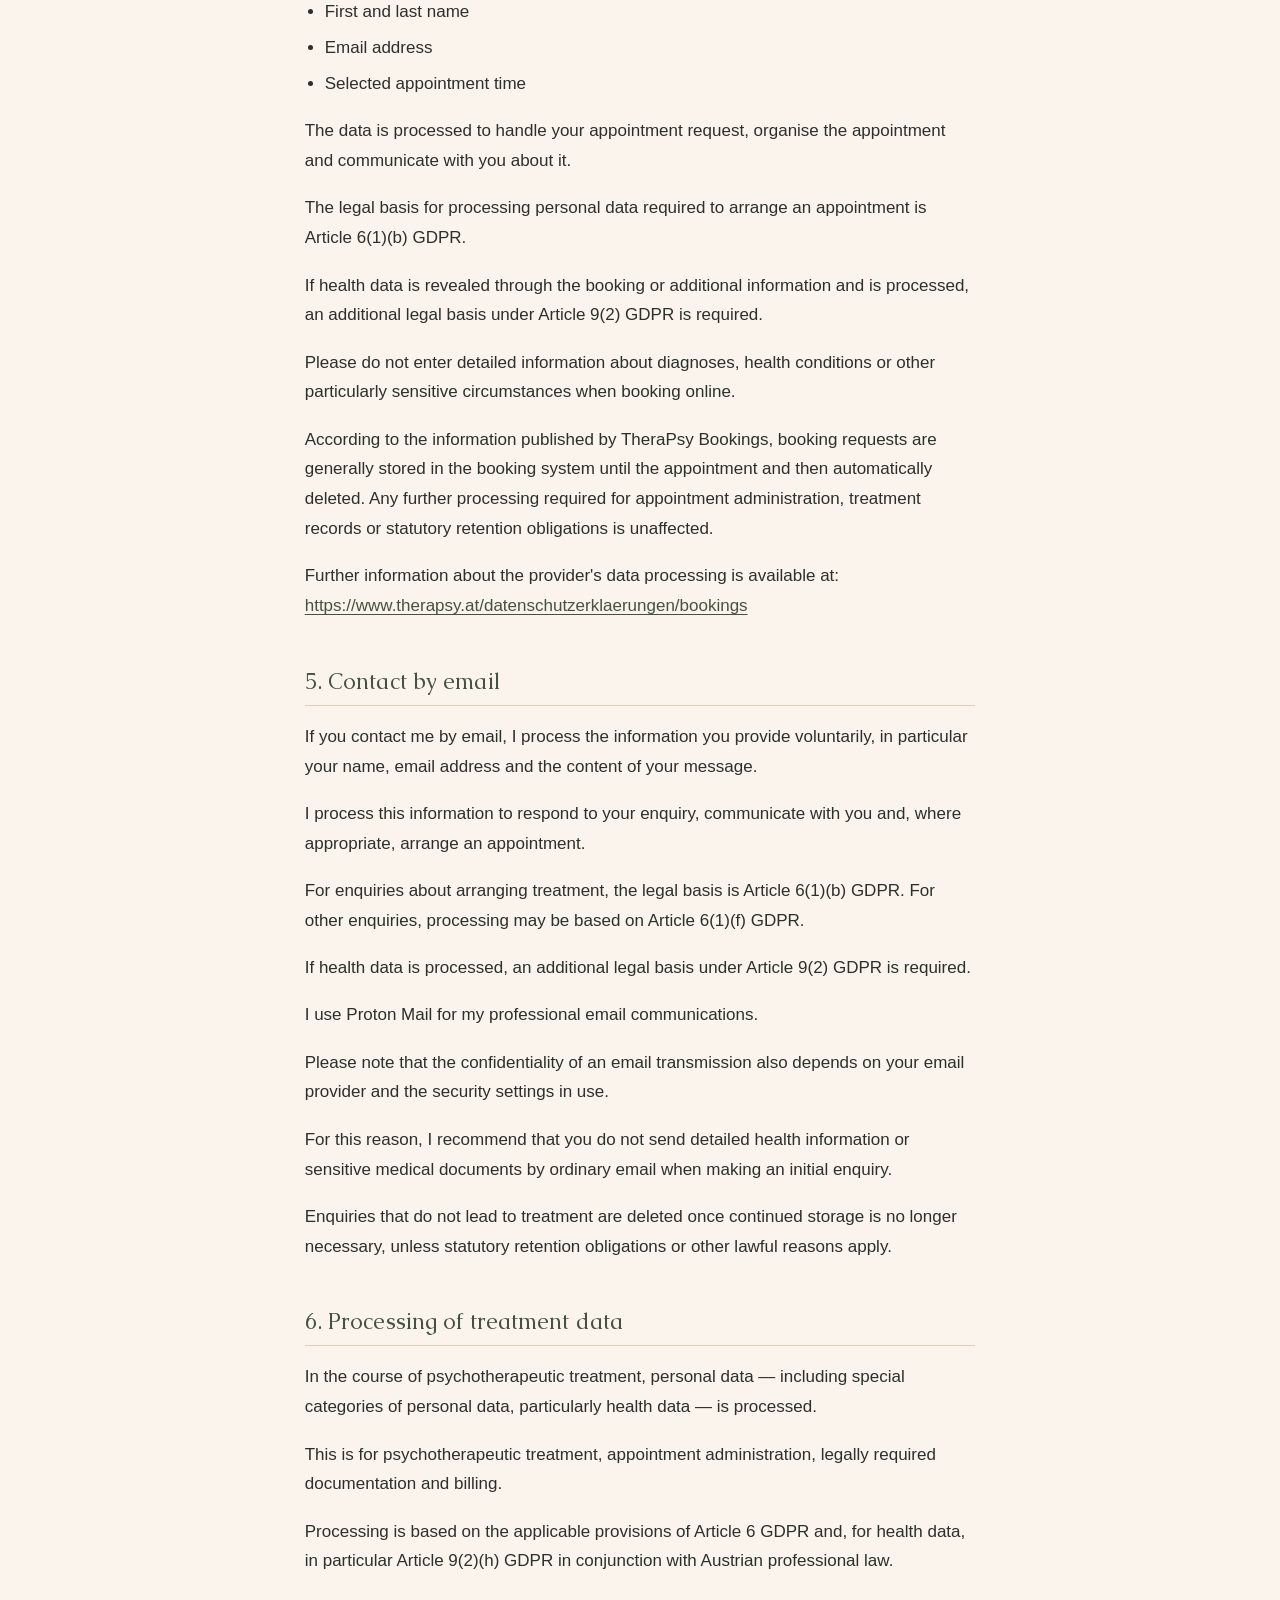
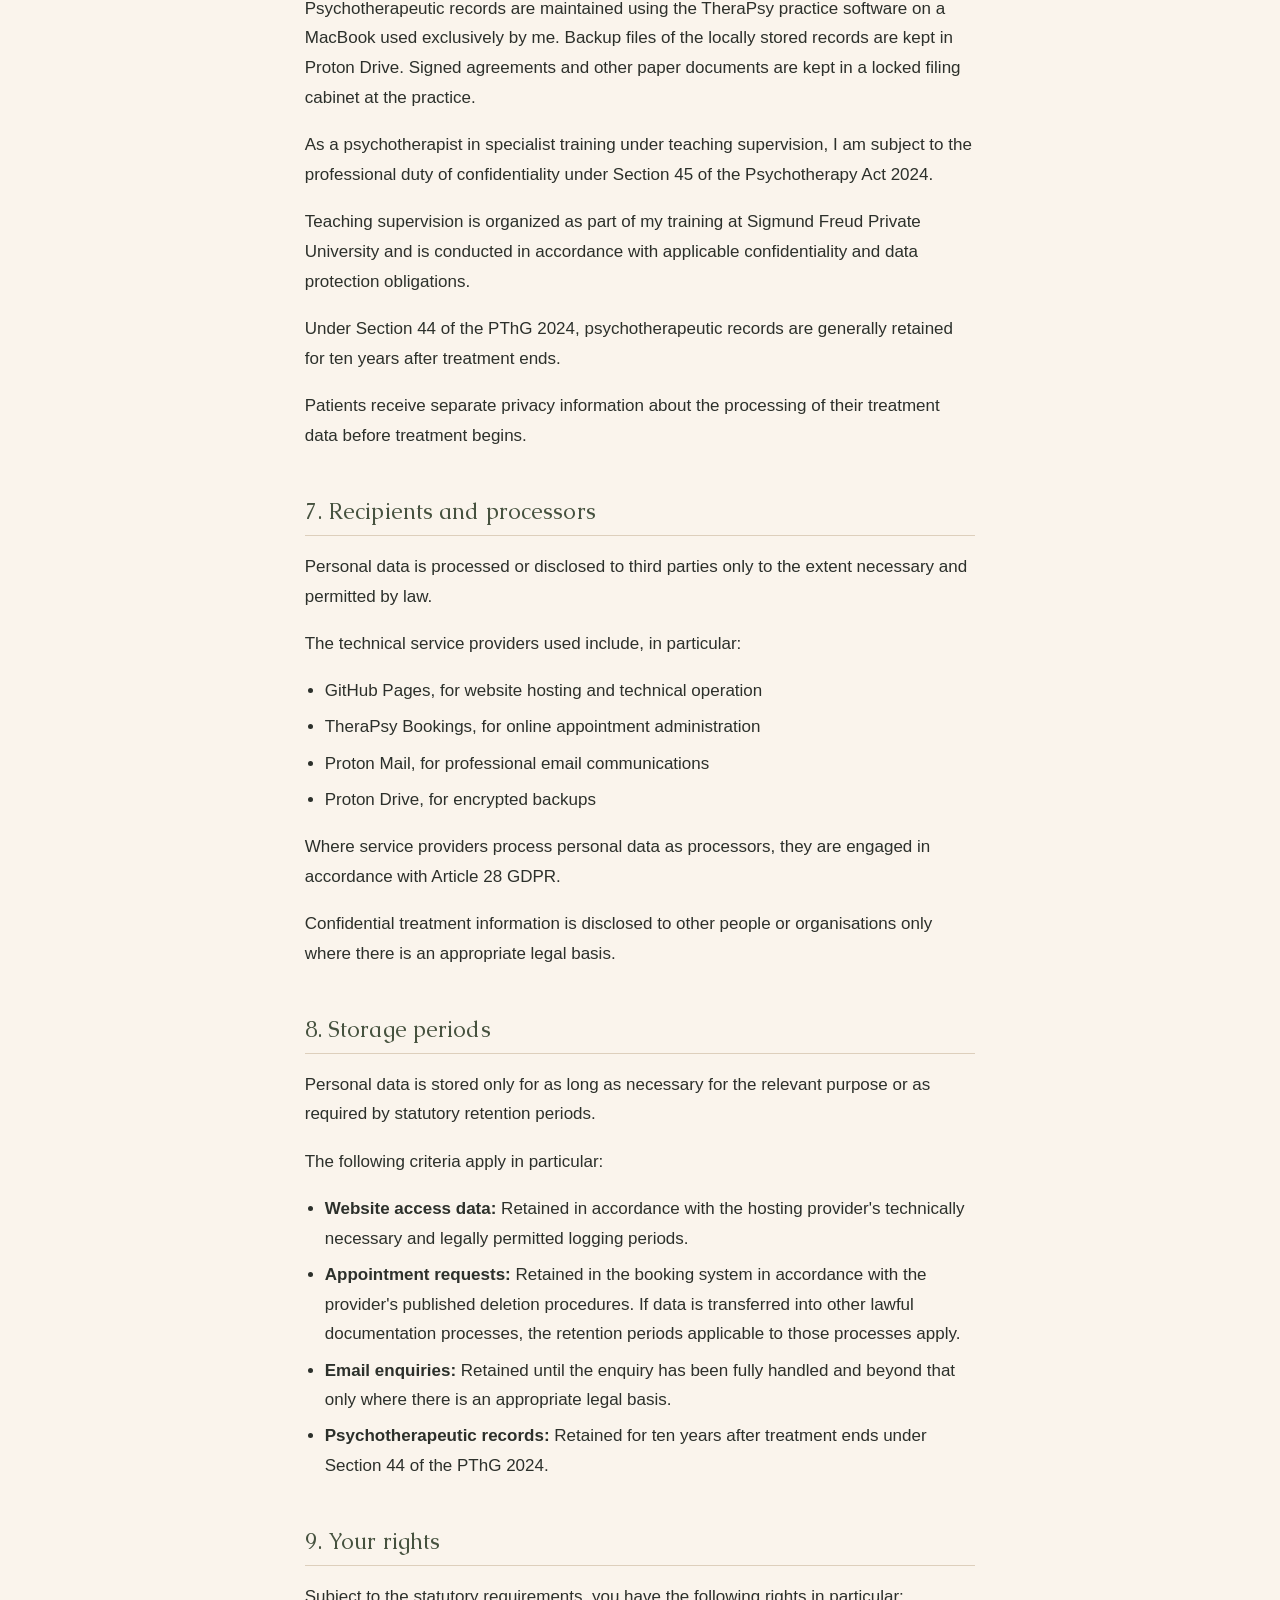
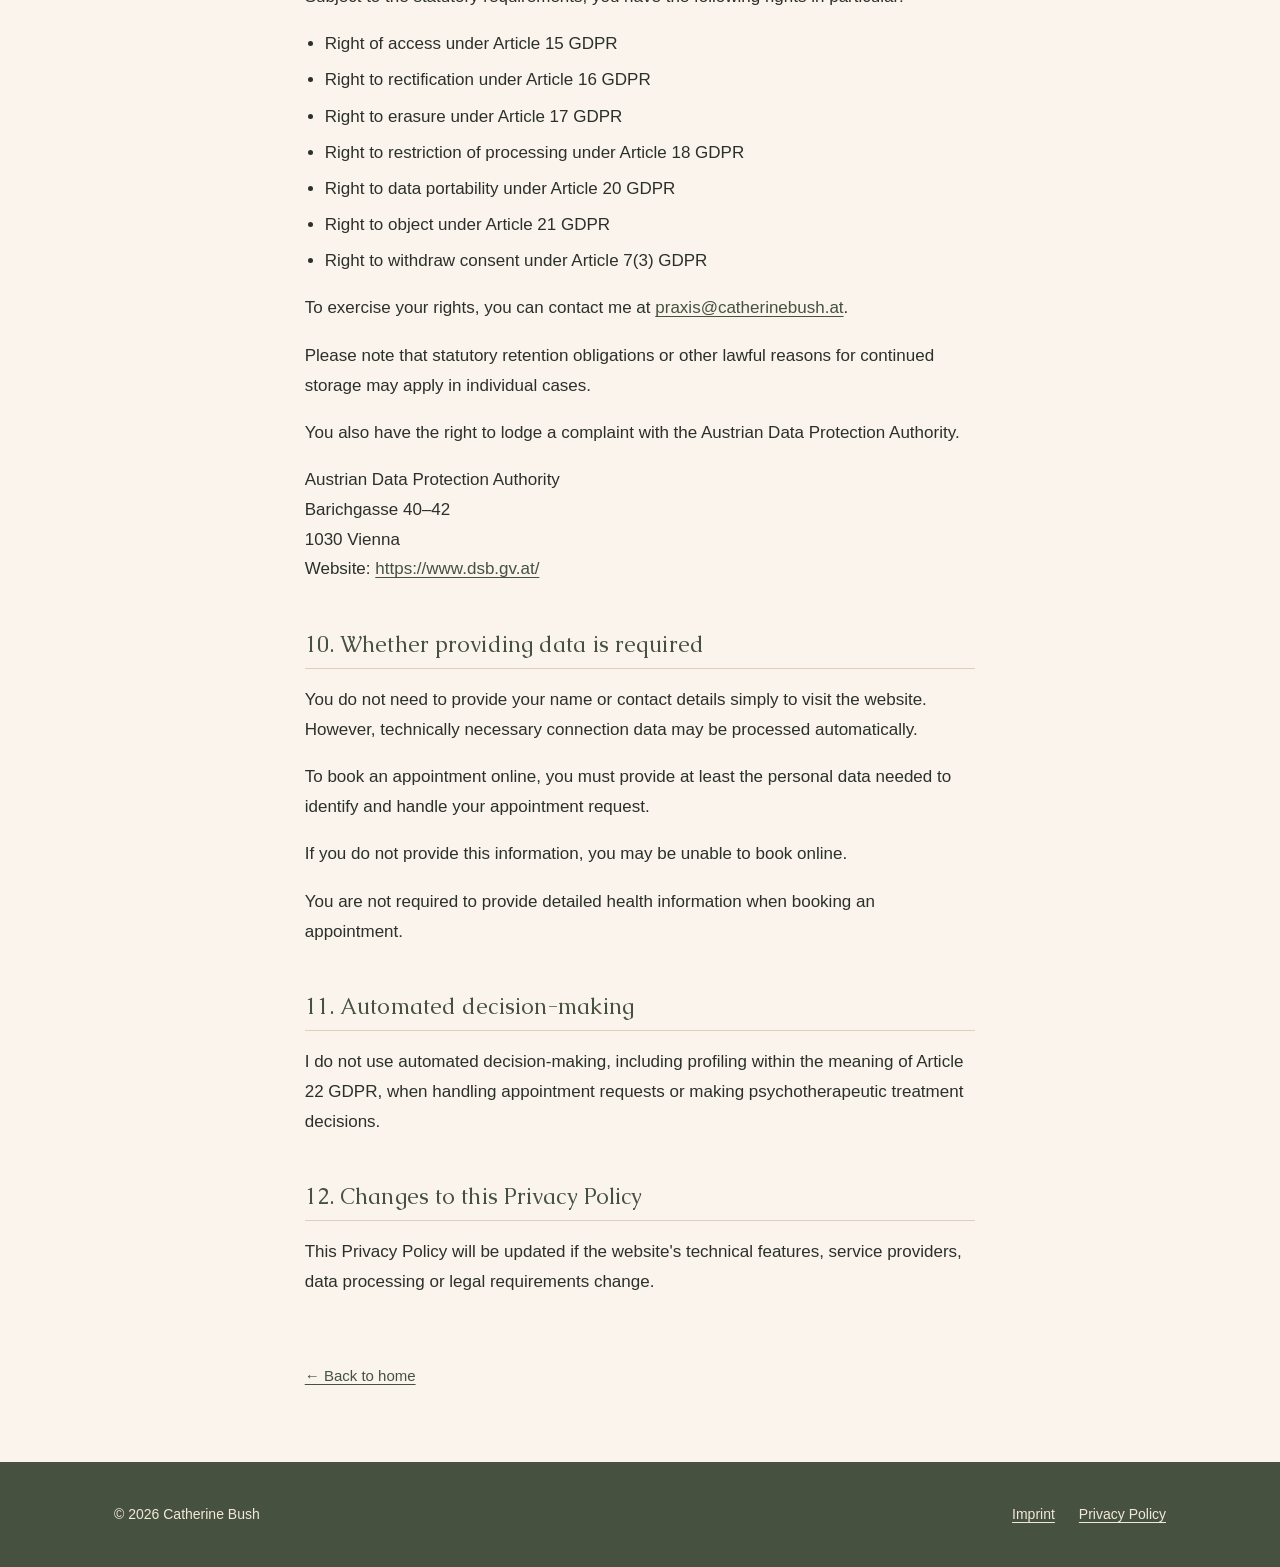
<file: de/datenschutz.html>
<!DOCTYPE html>
<html lang="de" data-alt-en="../privacy.html">
<head>
<meta charset="utf-8">
<meta name="viewport" content="width=device-width, initial-scale=1, viewport-fit=cover">
<title>Datenschutzerklärung | Catherine Bush Psychotherapie</title>
<meta name="description" content="Information über die Verarbeitung personenbezogener Daten beim Besuch von catherinebush.at, bei der Online-Terminbuchung und bei Kontaktaufnahme per E-Mail.">
<link rel="canonical" href="https://www.catherinebush.at/de/datenschutz.html">
<meta name="robots" content="index, follow">

<link rel="alternate" hreflang="en" href="https://www.catherinebush.at/privacy.html">
<link rel="alternate" hreflang="de" href="https://www.catherinebush.at/de/datenschutz.html">
<link rel="alternate" hreflang="x-default" href="https://www.catherinebush.at/privacy.html">

<script>
/* Siehe Kommentar in de/index.html. */
(function () {
  var root = document.documentElement;
  var here = root.lang;
  var stored = null;
  try { stored = localStorage.getItem('cb-lang'); } catch (e) {}

  function go(lang) {
    var target = root.getAttribute('data-alt-' + lang);
    if (target) location.replace(target);
  }

  if (stored) {
    if (stored !== here) go(stored);
  } else {
    var pref = (navigator.languages && navigator.languages[0]) || navigator.language || '';
    if ((/^de/i.test(pref) ? 'de' : 'en') !== here) go(/^de/i.test(pref) ? 'de' : 'en');
  }

  document.addEventListener('click', function (e) {
    var el = e.target.closest ? e.target.closest('[data-set-lang]') : null;
    if (el) {
      try { localStorage.setItem('cb-lang', el.getAttribute('data-set-lang')); } catch (err) {}
    }
  });
})();
</script>

<link rel="icon" href="../images/favicon.png">
<link rel="apple-touch-icon" href="../images/apple-touch-icon.png">

<link rel="preload" href="../fonts/caudex-400.woff2" as="font" type="font/woff2" crossorigin>
<link rel="stylesheet" href="../style.css">
</head>
<body>

<!--
  Abschnitte 2, 3 und 7 wurden für das Hosting auf GitHub Pages neu gefasst.
  Abschnitt 3 und der Unterabschnitt "Verarbeitung beim Laden des Kalenders"
  in Abschnitt 4 fehlten schon auf der Wix-Seite und wurden aus der
  englischen Fassung übersetzt. Diese Stellen sind ENTWURF — Catherine sollte
  sie vor dem Livegang prüfen (bzw. prüfen lassen). Alles andere ist ihr
  Text, unverändert.

  Abschnitt 3 muss stimmen: Werden je Analyse, eine Drittanbieter-Einbindung
  oder Speicherung im Browser ergänzt, ist er anzupassen.
-->

<a class="skip" href="#main">Zum Inhalt springen</a>

<header class="nav">
  <div class="wrap nav__inner">
    <a class="brand" href="index.html">Catherine Bush</a>
    <div class="nav__group">
      <nav aria-label="Hauptnavigation">
        <ul class="nav__links">
          <li class="nav__hide-sm"><a href="index.html#angebot">Mein Angebot</a></li>
          <li class="nav__hide-sm"><a href="index.html#ueber-mich">Über mich</a></li>
          <li><a href="index.html#termin">Termin buchen</a></li>
          <li><a href="index.html#kontakt">Kontakt</a></li>
        </ul>
      </nav>
      <nav aria-label="Sprache">
        <ul class="langswitch">
          <li><a href="../privacy.html" lang="en" hreflang="en" data-set-lang="en">EN</a></li>
          <li><a href="datenschutz.html" lang="de" hreflang="de" aria-current="true" data-set-lang="de">DE</a></li>
        </ul>
      </nav>
    </div>
  </div>
</header>

<main id="main" class="legal">
  <div class="wrap legal__inner">

    <h1>Datenschutzerklärung</h1>
    <p class="legal__meta">Stand: 31. Oktober 2026</p>

    <p>
      Der Schutz Ihrer personenbezogenen Daten ist mir ein besonderes Anliegen. Ich
      verarbeite personenbezogene Daten unter Beachtung der Datenschutz-Grundverordnung
      (DSGVO), des österreichischen Datenschutzgesetzes (DSG) und der einschlägigen
      berufsrechtlichen Bestimmungen.
    </p>
    <p>
      Diese Datenschutzerklärung informiert Sie über die Verarbeitung Ihrer Daten beim
      Besuch meiner Website www.catherinebush.at, bei der Nutzung der eingebundenen
      Online-Terminbuchung sowie bei der Kontaktaufnahme per E-Mail.
    </p>

    <h2>1. Verantwortliche</h2>
    <address>
      Catherine Grace Bush<br>
      Psychotherapeutin in Fachausbildung unter Lehrsupervision<br>
      Jacquingasse 16/11<br>
      1030 Wien<br>
      Österreich<br>
      E-Mail: <a href="mailto:praxis@catherinebush.at">praxis@catherinebush.at</a>
    </address>

    <h2>2. Bereitstellung und Hosting der Website</h2>
    <p>Meine Website wird über GitHub Pages bereitgestellt.</p>
    <p>
      Anbieter:<br>
      GitHub, Inc.<br>
      88 Colin P Kelly Jr St<br>
      San Francisco, CA 94107<br>
      USA
    </p>
    <p>
      Beim Aufruf der Website werden technisch erforderliche Daten verarbeitet. Dazu
      können insbesondere folgende Informationen gehören:
    </p>
    <ul>
      <li>IP-Adresse</li>
      <li>Datum und Uhrzeit des Zugriffs</li>
      <li>aufgerufene Seiten und Dateien</li>
      <li>Browsertyp und Browserversion</li>
      <li>Betriebssystem und Geräteinformationen</li>
      <li>Referrer-URL</li>
      <li>technische Verbindungs- und Fehlerdaten</li>
    </ul>
    <p>
      Diese Daten werden verarbeitet, um die Website bereitzustellen, ihre
      Funktionsfähigkeit zu gewährleisten und Sicherheitsrisiken sowie missbräuchliche
      Zugriffe zu erkennen.
    </p>
    <p>
      Rechtsgrundlage ist Art. 6 Abs. 1 lit. f DSGVO. Mein berechtigtes Interesse besteht
      im sicheren und zuverlässigen Betrieb meiner Website.
    </p>
    <p>
      GitHub protokolliert die IP-Adressen der Besucherinnen und Besucher zu
      Sicherheitszwecken. GitHub verarbeitet diese Daten auf Servern, die sich in den USA
      befinden können. Für Unternehmen, die nach dem EU-US Data Privacy Framework
      zertifiziert sind, besteht ein Angemessenheitsbeschluss der Europäischen Kommission
      gemäß Art. 45 DSGVO; GitHub, Inc. ist danach zertifiziert. Soweit Daten auf anderer
      Grundlage übermittelt werden, setzt GitHub Standardvertragsklauseln gemäß
      Art. 46 DSGVO ein.
    </p>
    <p>
      Alle übrigen Dateien dieser Website, einschließlich Schriftarten und Bilder, werden
      von der Website selbst ausgeliefert. Abgesehen vom in Abschnitt 4 beschriebenen
      Buchungskalender werden keine Inhalte von Servern Dritter geladen.
    </p>
    <p>
      Weitere Informationen:
      <a href="https://docs.github.com/de/site-policy/privacy-policies/github-general-privacy-statement">https://docs.github.com/de/site-policy/privacy-policies/github-general-privacy-statement</a>
    </p>

    <h2>3. Cookies und Website-Analyse</h2>
    <p>
      Meine Website setzt keine Cookies und verwendet keine Analyse-, Tracking- oder
      Werbedienste. Es gibt daher weder ein Cookie-Banner noch Cookie-Einstellungen.
    </p>
    <p>
      Wenn Sie über die Umschaltung &bdquo;EN | DE&ldquo; eine Sprache wählen, wird Ihre
      Auswahl (&bdquo;en&ldquo; oder &bdquo;de&ldquo;) im lokalen Speicher Ihres Browsers
      abgelegt, damit die Website beim nächsten Besuch in dieser Sprache erscheint. Diese
      Information verbleibt auf Ihrem Gerät, wird weder an mich noch an Dritte übermittelt
      und bleibt gespeichert, bis Sie Ihre Browserdaten löschen. Die Speicherung ist
      unbedingt erforderlich, um die von Ihnen gewünschte Sprachauswahl bereitzustellen;
      eine Einwilligung ist daher nicht erforderlich (§ 165 Abs. 3 TKG 2021).
    </p>
    <p>
      Haben Sie keine Sprache gewählt, wird die Spracheinstellung Ihres Browsers auf Ihrem
      Gerät ausgelesen, um die passende Sprachfassung anzuzeigen. Diese Einstellung wird
      weder gespeichert noch übermittelt.
    </p>

    <h2>4. Online-Terminbuchung über TheraPsy Bookings</h2>
    <p>
      Auf meiner Website ist ein Online-Terminbuchungskalender von TheraPsy Bookings als
      iFrame eingebunden. Über den Kalender können Sie einen Termin für ein
      psychotherapeutisches Erstgespräch auswählen und anfragen.
    </p>
    <p>
      TheraSoft GmbH<br>
      Pachergasse 17/Top 11<br>
      4400 Steyr<br>
      E-Mail: <a href="mailto:kontakt@therapsy.at">kontakt@therapsy.at</a>
    </p>

    <h3>Verarbeitung beim Laden des Kalenders</h3>
    <p>
      Da der Buchungskalender als externes Element eingebunden ist, wird beim Laden des
      Kalenders eine technische Verbindung zu TheraPsy Bookings hergestellt.
    </p>
    <p>Dabei können folgende technische Daten übermittelt bzw. verarbeitet werden:</p>
    <ul>
      <li>Betriebssystem</li>
      <li>Datum und Uhrzeit der Serveranfrage</li>
    </ul>
    <p>Diese Verarbeitung dient der technischen Bereitstellung des Buchungskalenders.</p>
    <p>
      Nach Angaben des Anbieters verwendet TheraPsy Bookings keine Trackingdienste,
      Tracking-Skripte Dritter oder Cookies. Die Anwendung wird nach Angaben des Anbieters
      auf Serverinfrastruktur von Amazon Web Services innerhalb der Europäischen Union
      betrieben.
    </p>

    <h3>Verarbeitung bei der Terminbuchung</h3>
    <p>
      Wenn Sie einen Termin über den Kalender anfragen, werden insbesondere folgende
      Daten verarbeitet:
    </p>
    <ul>
      <li>Vor- und Nachname</li>
      <li>E-Mail-Adresse</li>
      <li>ausgewählter Termin</li>
    </ul>
    <p>
      Die Verarbeitung erfolgt zur Bearbeitung der Terminanfrage, zur Terminorganisation
      und zur damit zusammenhängenden Kommunikation.
    </p>
    <p>
      Rechtsgrundlage für die zur Terminanbahnung erforderliche Verarbeitung ist
      Art. 6 Abs. 1 lit. b DSGVO.
    </p>
    <p>
      Soweit aus der Buchung oder zusätzlichen Angaben Gesundheitsdaten hervorgehen und
      diese verarbeitet werden, ist zusätzlich eine entsprechende Rechtsgrundlage gemäß
      Art. 9 Abs. 2 DSGVO erforderlich.
    </p>
    <p>
      Bitte geben Sie bei der Online-Terminbuchung keine ausführlichen Informationen zu
      Diagnosen, gesundheitlichen Beschwerden oder anderen besonders sensiblen Umständen
      ein.
    </p>
    <p>
      Nach den veröffentlichten Informationen von TheraPsy Bookings werden die Daten der
      Buchungsanfrage im Buchungssystem grundsätzlich bis zum Termin gespeichert und
      anschließend automatisch gelöscht. Eine gegebenenfalls erforderliche weitere
      Verarbeitung für Terminverwaltung, Behandlungsdokumentation oder gesetzliche
      Aufbewahrungspflichten bleibt davon unberührt.
    </p>
    <p>
      Weitere Informationen zur Datenverarbeitung durch den Anbieter finden Sie unter:
      <a href="https://www.therapsy.at/datenschutzerklaerungen/bookings">https://www.therapsy.at/datenschutzerklaerungen/bookings</a>
    </p>

    <h2>5. Kontaktaufnahme per E-Mail</h2>
    <p>
      Wenn Sie mich per E-Mail kontaktieren, verarbeite ich die von Ihnen freiwillig
      übermittelten Daten, insbesondere Ihren Namen, Ihre E-Mail-Adresse und den Inhalt
      Ihrer Nachricht.
    </p>
    <p>
      Diese Verarbeitung erfolgt, um Ihre Anfrage zu bearbeiten, mit Ihnen zu
      kommunizieren und gegebenenfalls einen Termin zu vereinbaren.
    </p>
    <p>
      Rechtsgrundlage ist bei Anfragen zur Anbahnung eines Behandlungsverhältnisses
      Art. 6 Abs. 1 lit. b DSGVO. Bei sonstigen Anfragen kann die Verarbeitung auf
      Art. 6 Abs. 1 lit. f DSGVO beruhen.
    </p>
    <p>
      Soweit Gesundheitsdaten verarbeitet werden, ist zusätzlich eine entsprechende
      Rechtsgrundlage gemäß Art. 9 Abs. 2 DSGVO erforderlich.
    </p>
    <p>Für meine berufliche E-Mail-Kommunikation verwende ich Proton Mail.</p>
    <p>
      Bitte beachten Sie, dass die Vertraulichkeit einer E-Mail-Übertragung auch von
      Ihrem eigenen E-Mail-Anbieter und den verwendeten Sicherheitseinstellungen abhängt.
    </p>
    <p>
      Ich empfehle deshalb, bei einer ersten Anfrage keine ausführlichen
      Gesundheitsinformationen oder sensiblen medizinischen Dokumente per gewöhnlicher
      E-Mail zu übermitteln.
    </p>
    <p>
      Anfragen, die nicht zu einer Behandlung führen, werden gelöscht, sobald ihre
      weitere Aufbewahrung nicht mehr erforderlich ist, sofern keine gesetzlichen
      Aufbewahrungspflichten oder andere rechtmäßige Gründe entgegenstehen.
    </p>

    <h2>6. Verarbeitung von Behandlungsdaten</h2>
    <p>
      Im Rahmen einer psychotherapeutischen Behandlung werden personenbezogene Daten
      einschließlich besonderer Kategorien personenbezogener Daten, insbesondere
      Gesundheitsdaten, verarbeitet.
    </p>
    <p>
      Dies dient der psychotherapeutischen Behandlung, Terminorganisation, gesetzlich
      vorgeschriebenen Dokumentation und Abrechnung.
    </p>
    <p>
      Die Verarbeitung erfolgt auf Grundlage der jeweils anwendbaren Bestimmungen des
      Art. 6 DSGVO sowie für Gesundheitsdaten insbesondere Art. 9 Abs. 2 lit. h DSGVO in
      Verbindung mit dem österreichischen Berufsrecht.
    </p>
    <p>
      Die psychotherapeutische Dokumentation erfolgt mit der Praxissoftware TheraPsy auf
      einem ausschließlich von mir verwendeten MacBook. Zur Sicherung der lokal
      gespeicherten Dokumentation werden Backup-Dateien in Proton Drive aufbewahrt.
    </p>
    <p>
      Unterzeichnete Vereinbarungen und sonstige Unterlagen in Papierform werden in einem
      versperrten Aktenschrank in der Praxis aufbewahrt.
    </p>
    <p>
      Als Psychotherapeutin in Fachausbildung unter Lehrsupervision unterliege ich der
      berufsrechtlichen Verschwiegenheitspflicht gemäß § 45 Psychotherapiegesetz 2024.
    </p>
    <p>
      Die Lehrsupervision wird im Rahmen meiner Fachausbildung an der Sigmund Freud
      PrivatUniversität organisiert und unter Beachtung der geltenden Verschwiegenheits-
      und Datenschutzpflichten durchgeführt.
    </p>
    <p>
      Die psychotherapeutische Dokumentation wird gemäß § 44 PThG 2024 grundsätzlich zehn
      Jahre nach Beendigung der Behandlung aufbewahrt.
    </p>
    <p>
      Patientinnen und Patienten erhalten vor Beginn der Behandlung eine gesonderte
      Datenschutzinformation über die Verarbeitung ihrer Behandlungsdaten.
    </p>

    <h2>7. Empfänger und Auftragsverarbeiter</h2>
    <p>
      Personenbezogene Daten werden nur im erforderlichen und gesetzlich zulässigen
      Umfang verarbeitet oder an Dritte offengelegt.
    </p>
    <p>Zu den eingesetzten technischen Dienstleistern gehören insbesondere:</p>
    <ul>
      <li>GitHub Pages für das Hosting und den technischen Betrieb der Website</li>
      <li>TheraPsy Bookings für die Online-Terminorganisation</li>
      <li>Proton Mail für die berufliche E-Mail-Kommunikation</li>
      <li>Proton Drive für die verschlüsselte Datensicherung</li>
    </ul>
    <p>
      Soweit Dienstleister personenbezogene Daten als Auftragsverarbeiter verarbeiten,
      erfolgt ihre Einbindung nach Maßgabe von Art. 28 DSGVO.
    </p>
    <p>
      Eine Offenlegung von vertraulichen Behandlungsinformationen an andere Personen oder
      Stellen erfolgt nur auf entsprechender rechtlicher Grundlage.
    </p>

    <h2>8. Speicherdauer</h2>
    <p>
      Personenbezogene Daten werden nur so lange gespeichert, wie dies für den jeweiligen
      Verarbeitungszweck erforderlich ist oder gesetzliche Aufbewahrungsfristen bestehen.
    </p>
    <p>Für die verschiedenen Datenarten gelten insbesondere folgende Kriterien:</p>
    <ul>
      <li>
        <strong>Website-Zugriffsdaten:</strong> Aufbewahrung entsprechend den technisch
        erforderlichen und rechtlich zulässigen Protokollierungsfristen des
        Hosting-Anbieters.
      </li>
      <li>
        <strong>Terminanfragen:</strong> Aufbewahrung im Buchungssystem entsprechend den
        veröffentlichten Löschverfahren des Anbieters. Soweit Daten in andere rechtmäßige
        Dokumentationsprozesse übernommen werden, gelten die dafür maßgeblichen Fristen.
      </li>
      <li>
        <strong>E-Mail-Anfragen:</strong> Aufbewahrung bis zur abschließenden Bearbeitung
        der Anfrage und darüber hinaus nur bei entsprechender rechtlicher Grundlage.
      </li>
      <li>
        <strong>Psychotherapeutische Dokumentation:</strong> Grundsätzlich zehn Jahre nach
        Beendigung der psychotherapeutischen Behandlung gemäß § 44 PThG 2024.
      </li>
    </ul>

    <h2>9. Ihre Rechte</h2>
    <p>
      Sie haben nach Maßgabe der gesetzlichen Voraussetzungen insbesondere folgende
      Rechte:
    </p>
    <ul>
      <li>Recht auf Auskunft gemäß Art. 15 DSGVO</li>
      <li>Recht auf Berichtigung gemäß Art. 16 DSGVO</li>
      <li>Recht auf Löschung gemäß Art. 17 DSGVO</li>
      <li>Recht auf Einschränkung der Verarbeitung gemäß Art. 18 DSGVO</li>
      <li>Recht auf Datenübertragbarkeit gemäß Art. 20 DSGVO</li>
      <li>Recht auf Widerspruch gemäß Art. 21 DSGVO</li>
      <li>Recht auf Widerruf einer Einwilligung gemäß Art. 7 Abs. 3 DSGVO</li>
    </ul>
    <p>
      Zur Wahrnehmung Ihrer Rechte können Sie mich unter
      <a href="mailto:praxis@catherinebush.at">praxis@catherinebush.at</a> kontaktieren.
    </p>
    <p>
      Bitte beachten Sie, dass gesetzlichen Aufbewahrungspflichten oder anderen
      rechtmäßigen Gründen für eine weitere Speicherung im Einzelfall Vorrang zukommen
      kann.
    </p>
    <p>
      Sie haben außerdem das Recht, Beschwerde bei der österreichischen
      Datenschutzbehörde einzubringen.
    </p>
    <p>
      Österreichische Datenschutzbehörde<br>
      Barichgasse 40&ndash;42<br>
      1030 Wien<br>
      Website: <a href="https://www.dsb.gv.at/">https://www.dsb.gv.at/</a>
    </p>

    <h2>10. Erforderlichkeit der Datenbereitstellung</h2>
    <p>
      Für den bloßen Besuch der Website ist keine aktive Angabe Ihres Namens oder Ihrer
      Kontaktdaten erforderlich. Technisch notwendige Verbindungsdaten können jedoch
      automatisch verarbeitet werden.
    </p>
    <p>
      Für eine Online-Terminbuchung sind zumindest jene personenbezogenen Angaben
      erforderlich, die eine Zuordnung und Bearbeitung der Terminanfrage ermöglichen.
    </p>
    <p>
      Wenn diese Angaben nicht bereitgestellt werden, kann die Online-Terminbuchung
      gegebenenfalls nicht durchgeführt werden.
    </p>
    <p>
      Eine Verpflichtung, bereits bei der Terminbuchung ausführliche
      Gesundheitsinformationen mitzuteilen, besteht nicht.
    </p>

    <h2>11. Automatisierte Entscheidungsfindung</h2>
    <p>
      Im Rahmen meiner eigenen Bearbeitung von Terminanfragen und psychotherapeutischen
      Behandlungsentscheidungen erfolgt keine automatisierte Entscheidungsfindung
      einschließlich Profiling im Sinne des Art. 22 DSGVO.
    </p>

    <h2>12. Änderungen dieser Datenschutzerklärung</h2>
    <p>
      Diese Datenschutzerklärung wird aktualisiert, wenn sich die technischen Funktionen
      der Website, die eingesetzten Dienstleister, die Datenverarbeitung oder die
      rechtlichen Rahmenbedingungen ändern.
    </p>

    <a class="legal__back" href="index.html">&larr; Zurück zur Startseite</a>

  </div>
</main>

<footer class="footer">
  <div class="wrap footer__inner">
    <p>&copy; 2026 Catherine Bush</p>
    <nav class="footer__legal" aria-label="Rechtliches">
      <a href="impressum.html">Impressum</a>
      <a href="datenschutz.html" aria-current="page">Datenschutz</a>
    </nav>
  </div>
</footer>

</body>
</html>
</file>
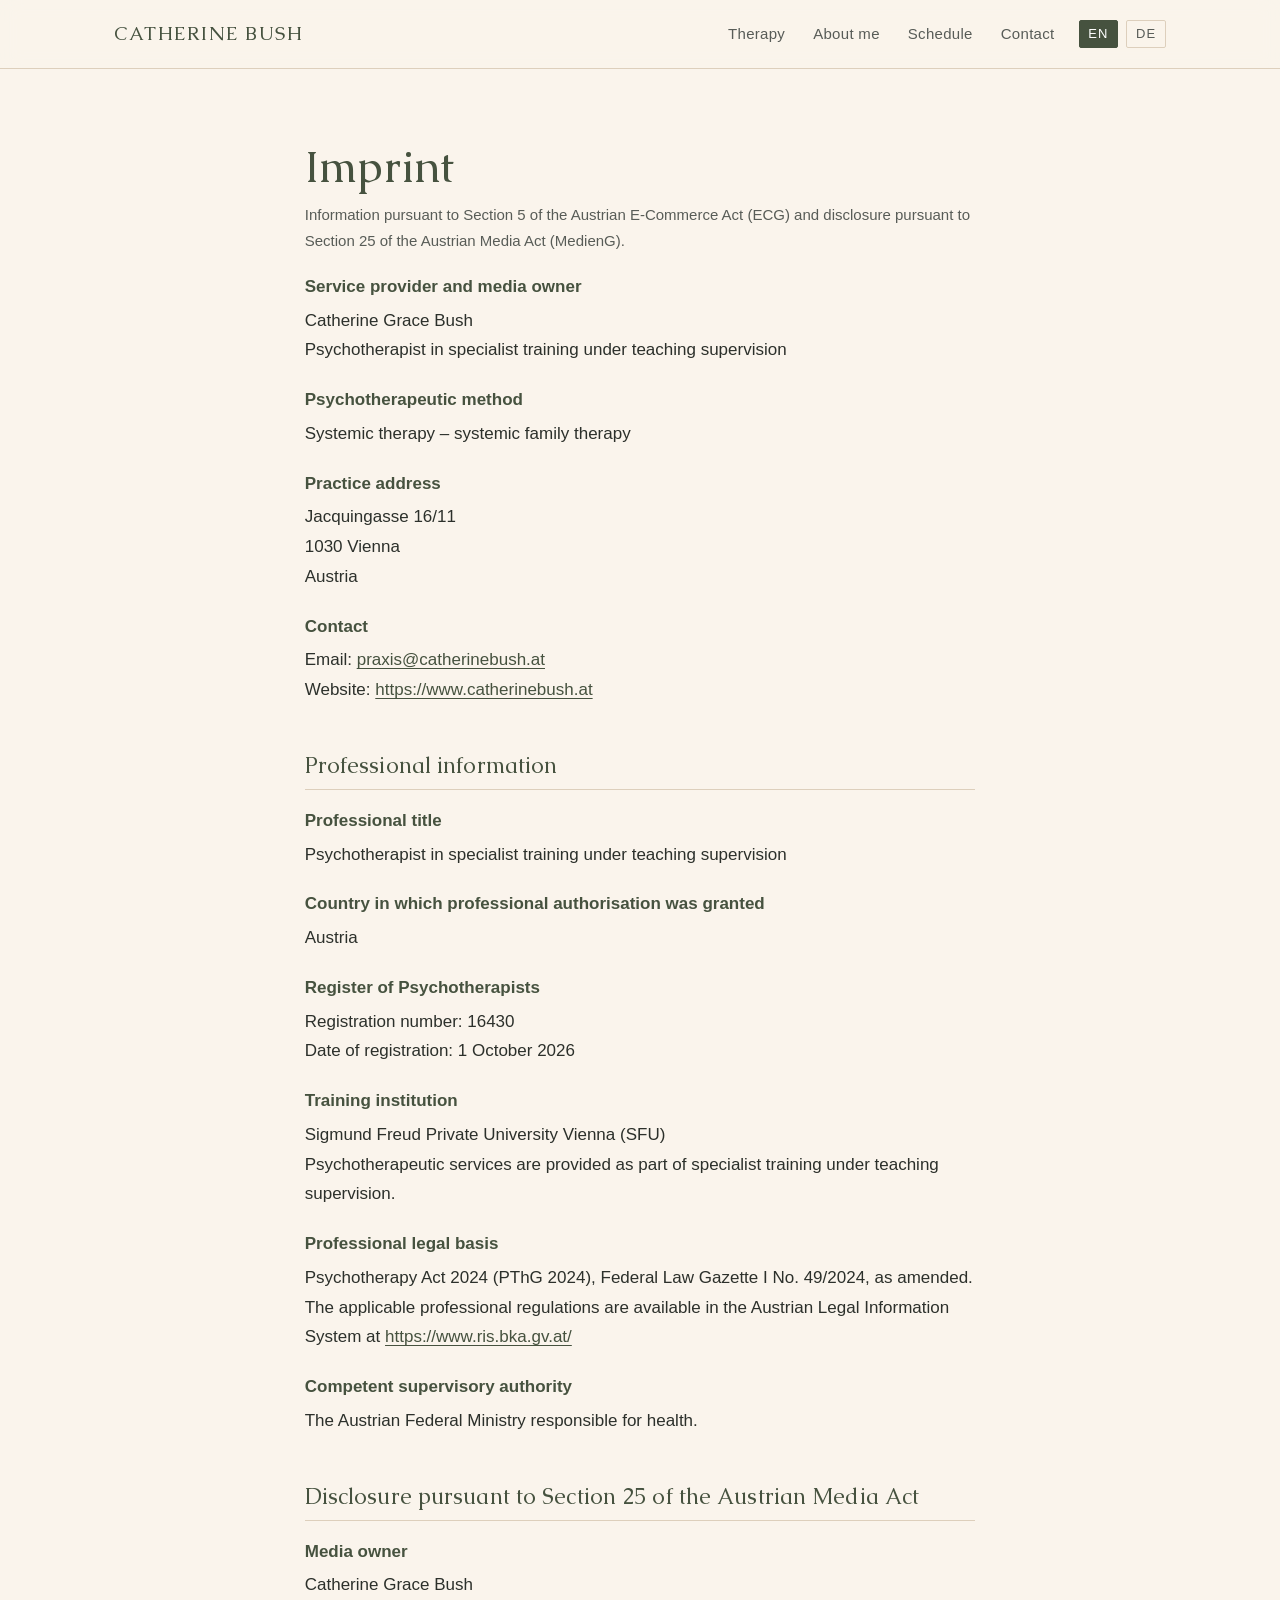
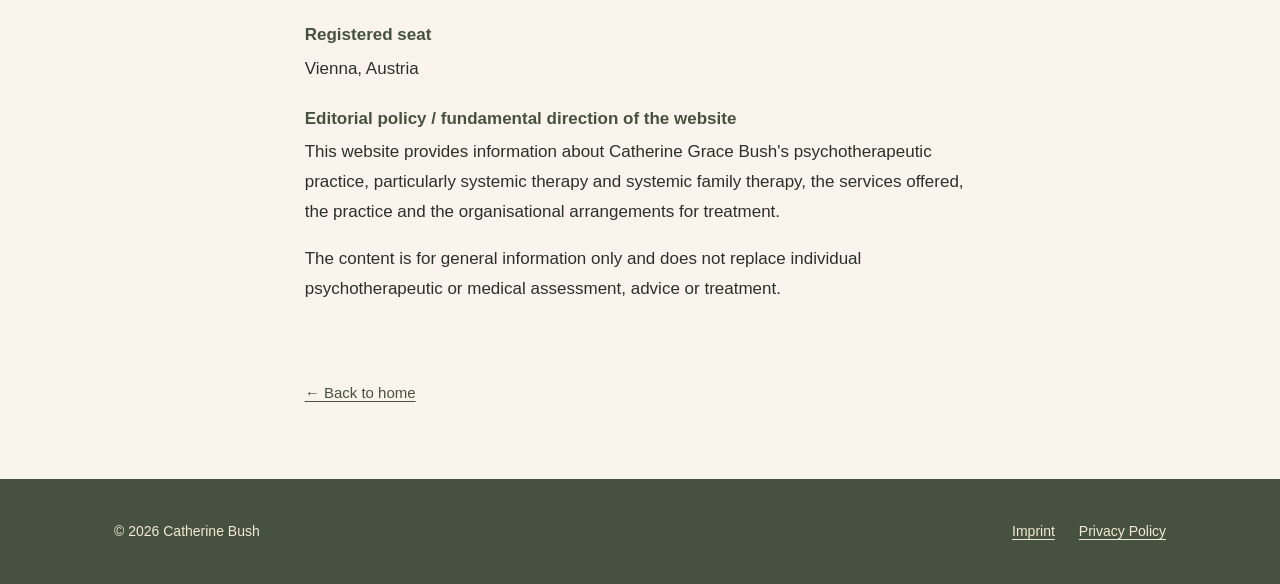
<file: de/impressum.html>
<!DOCTYPE html>
<html lang="de" data-alt-en="../imprint.html">
<head>
<meta charset="utf-8">
<meta name="viewport" content="width=device-width, initial-scale=1, viewport-fit=cover">
<title>Impressum | Catherine Bush Psychotherapie</title>
<meta name="description" content="Impressum und Offenlegung gemäß § 25 Mediengesetz für Catherine Bush Psychotherapie, Wien.">
<link rel="canonical" href="https://www.catherinebush.at/de/impressum.html">
<meta name="robots" content="index, follow">

<link rel="alternate" hreflang="en" href="https://www.catherinebush.at/imprint.html">
<link rel="alternate" hreflang="de" href="https://www.catherinebush.at/de/impressum.html">
<link rel="alternate" hreflang="x-default" href="https://www.catherinebush.at/imprint.html">

<script>
/* Siehe Kommentar in de/index.html. */
(function () {
  var root = document.documentElement;
  var here = root.lang;
  var stored = null;
  try { stored = localStorage.getItem('cb-lang'); } catch (e) {}

  function go(lang) {
    var target = root.getAttribute('data-alt-' + lang);
    if (target) location.replace(target);
  }

  if (stored) {
    if (stored !== here) go(stored);
  } else {
    var pref = (navigator.languages && navigator.languages[0]) || navigator.language || '';
    if ((/^de/i.test(pref) ? 'de' : 'en') !== here) go(/^de/i.test(pref) ? 'de' : 'en');
  }

  document.addEventListener('click', function (e) {
    var el = e.target.closest ? e.target.closest('[data-set-lang]') : null;
    if (el) {
      try { localStorage.setItem('cb-lang', el.getAttribute('data-set-lang')); } catch (err) {}
    }
  });
})();
</script>

<link rel="icon" href="../images/favicon.png">
<link rel="apple-touch-icon" href="../images/apple-touch-icon.png">

<link rel="preload" href="../fonts/caudex-400.woff2" as="font" type="font/woff2" crossorigin>
<link rel="stylesheet" href="../style.css">
</head>
<body>

<a class="skip" href="#main">Zum Inhalt springen</a>

<header class="nav">
  <div class="wrap nav__inner">
    <a class="brand" href="index.html">Catherine Bush</a>
    <div class="nav__group">
      <nav aria-label="Hauptnavigation">
        <ul class="nav__links">
          <li class="nav__hide-sm"><a href="index.html#angebot">Mein Angebot</a></li>
          <li class="nav__hide-sm"><a href="index.html#ueber-mich">Über mich</a></li>
          <li><a href="index.html#termin">Termin buchen</a></li>
          <li><a href="index.html#kontakt">Kontakt</a></li>
        </ul>
      </nav>
      <nav aria-label="Sprache">
        <ul class="langswitch">
          <li><a href="../imprint.html" lang="en" hreflang="en" data-set-lang="en">EN</a></li>
          <li><a href="impressum.html" lang="de" hreflang="de" aria-current="true" data-set-lang="de">DE</a></li>
        </ul>
      </nav>
    </div>
  </div>
</header>

<main id="main" class="legal">
  <div class="wrap legal__inner">

    <h1>Impressum</h1>
    <p class="legal__meta">
      Informationen gemäß § 5 E-Commerce-Gesetz (ECG) und Offenlegung gemäß
      § 25 Mediengesetz (MedienG).
    </p>

    <dl>
      <dt>Medieninhaberin und Diensteanbieterin</dt>
      <dd>
        Catherine Grace Bush<br>
        Psychotherapeutin in Fachausbildung unter Lehrsupervision<br>
        Systemische Therapie &ndash; Systemische Familientherapie
      </dd>

      <dt>Praxisanschrift</dt>
      <dd>
        <address>
          Jacquingasse 16/11<br>
          1030 Wien<br>
          Österreich
        </address>
      </dd>

      <dt>Kontakt</dt>
      <dd>
        E-Mail: <a href="mailto:praxis@catherinebush.at">praxis@catherinebush.at</a><br>
        Website: <a href="https://www.catherinebush.at">www.catherinebush.at</a>
      </dd>
    </dl>

    <h2>Berufsrechtliche Informationen</h2>

    <dl>
      <dt>Berufsbezeichnung</dt>
      <dd>Psychotherapeutin in Fachausbildung unter Lehrsupervision</dd>

      <dt>Eintragung in die Berufsliste (Psychotherapie)</dt>
      <dd>01.10.2026</dd>

      <dt>Eintragungsnummer</dt>
      <dd>16430</dd>

      <dt>Psychotherapeutische Methode</dt>
      <dd>Systemische Therapie &ndash; Systemische Familientherapie</dd>

      <dt>Ausbildungseinrichtung</dt>
      <dd>
        Sigmund Freud PrivatUniversität Wien (SFU)<br>
        Die psychotherapeutische Tätigkeit erfolgt im Rahmen der Fachausbildung unter
        Lehrsupervision.
      </dd>

      <dt>Berufsrechtliche Grundlage</dt>
      <dd>
        Psychotherapiegesetz 2024 (PThG 2024), BGBl. I Nr. 49/2024, in der jeweils
        geltenden Fassung. Die geltenden Rechtsvorschriften sind unter
        <a href="https://www.ris.bka.gv.at/">https://www.ris.bka.gv.at/</a> abrufbar.
      </dd>

      <dt>Zuständige Berufs- und Aufsichtsbehörde</dt>
      <dd>Für das Gesundheitswesen zuständiges Bundesministerium, Österreich.</dd>
    </dl>

    <h2>Offenlegung gemäß § 25 Mediengesetz</h2>

    <dl>
      <dt>Medieninhaberin</dt>
      <dd>Catherine Grace Bush</dd>

      <dt>Sitz</dt>
      <dd>1030 Wien, Österreich</dd>

      <dt>Grundlegende Richtung der Website</dt>
      <dd>
        <p>
          Diese Website dient der Information über die psychotherapeutische Tätigkeit von
          Catherine Grace Bush, insbesondere über Systemische Therapie und Systemische
          Familientherapie, das psychotherapeutische Angebot sowie die organisatorischen
          Rahmenbedingungen der Praxis.
        </p>
        <p>
          Die veröffentlichten Inhalte dienen ausschließlich der allgemeinen Information
          und ersetzen keine persönliche psychotherapeutische oder medizinische Abklärung,
          Beratung oder Behandlung.
        </p>
      </dd>
    </dl>

    <a class="legal__back" href="index.html">&larr; Zurück zur Startseite</a>

  </div>
</main>

<footer class="footer">
  <div class="wrap footer__inner">
    <p>&copy; 2026 Catherine Bush</p>
    <nav class="footer__legal" aria-label="Rechtliches">
      <a href="impressum.html" aria-current="page">Impressum</a>
      <a href="datenschutz.html">Datenschutz</a>
    </nav>
  </div>
</footer>

</body>
</html>
</file>
<file: style.css>
/* ==========================================================================
   Catherine Bush Psychotherapy — shared styles
   Palette and type carried over from the previous Wix site.
   Change --sage and --cream to re-theme the whole site.
   ========================================================================== */

/* Caudex, self-hosted (latin subset; SIL OFL — see fonts/OFL.txt).
   Served from this site so no visitor data goes to Google Fonts. */
@font-face {
  font-family: "Caudex";
  font-style: normal;
  font-weight: 400;
  font-display: swap;
  src: url("fonts/caudex-400.woff2") format("woff2");
}
@font-face {
  font-family: "Caudex";
  font-style: italic;
  font-weight: 400;
  font-display: swap;
  src: url("fonts/caudex-400-italic.woff2") format("woff2");
}
@font-face {
  font-family: "Caudex";
  font-style: normal;
  font-weight: 700;
  font-display: swap;
  src: url("fonts/caudex-700.woff2") format("woff2");
}

:root {
  --cream:      #f3e8d8;
  --cream-soft: #faf4ec;
  --sage:       #5e6d55;
  --sage-dark:  #46523f;
  --ink:        #2c302b;
  --muted:      #585c57;
  --rule:       #ddcfbc;

  --serif: "Caudex", Georgia, "Times New Roman", serif;
  --sans:  -apple-system, BlinkMacSystemFont, "SF Pro Text", "Segoe UI", Roboto, Helvetica, Arial, sans-serif;

  --measure: 68ch;
  --wrap: 1100px;
}

*, *::before, *::after { box-sizing: border-box; }

html { scroll-behavior: smooth; }
@media (prefers-reduced-motion: reduce) {
  html { scroll-behavior: auto; }
  * { animation: none !important; transition: none !important; }
}

body {
  margin: 0;
  background: var(--cream-soft);
  color: var(--ink);
  font-family: var(--sans);
  font-size: 1.0625rem;
  line-height: 1.75;
  -webkit-font-smoothing: antialiased;
  text-rendering: optimizeLegibility;
}

img { max-width: 100%; height: auto; display: block; }

h1, h2, h3 {
  font-family: var(--serif);
  font-weight: 400;
  line-height: 1.2;
  color: var(--sage-dark);
  letter-spacing: 0.005em;
}

a { color: var(--sage-dark); text-decoration-thickness: 1px; text-underline-offset: 3px; }
a:hover { color: var(--sage); }

/* Long URLs in the legal pages must not force a horizontal scrollbar */
a { overflow-wrap: anywhere; }

:focus-visible {
  outline: 2px solid var(--sage);
  outline-offset: 3px;
  border-radius: 2px;
}

.wrap {
  max-width: var(--wrap);
  margin-inline: auto;
  padding-inline: 1.5rem;
}

.skip { position: absolute; left: -9999px; }
.skip:focus {
  left: 1rem;
  top: 1rem;
  z-index: 100;
  background: var(--sage-dark);
  color: #fff;
  padding: 0.6rem 1rem;
  border-radius: 4px;
}

/* ---------- Nav ---------- */

.nav {
  position: sticky;
  top: 0;
  z-index: 50;
  background: rgba(250, 244, 236, 0.85);
  backdrop-filter: blur(10px);
  -webkit-backdrop-filter: blur(10px);
  border-bottom: 1px solid var(--rule);
  padding-top: env(safe-area-inset-top, 0px);
}

.nav__inner {
  display: flex;
  align-items: center;
  justify-content: space-between;
  gap: 1.5rem;
  min-height: 68px;
  flex-wrap: wrap;
}

/* Holds the page nav and the language switcher together on the right */
.nav__group {
  display: flex;
  align-items: center;
  gap: 1.5rem;
  flex-wrap: wrap;
}

.brand {
  font-family: var(--serif);
  font-size: 1.2rem;
  letter-spacing: 0.08em;
  text-transform: uppercase;
  color: var(--sage-dark);
  text-decoration: none;
  white-space: nowrap;
}

.nav__links {
  display: flex;
  align-items: center;
  gap: 1.75rem;
  list-style: none;
  margin: 0;
  padding: 0;
  font-size: 0.9375rem;
}

.nav__links a {
  text-decoration: none;
  color: var(--muted);
  letter-spacing: 0.02em;
  padding-block: 0.35rem;
}
.nav__links a:hover { color: var(--sage-dark); }

/* ---------- Language switcher ---------- */

.langswitch {
  display: flex;
  align-items: center;
  gap: 0.5rem;
  margin: 0;
  padding: 0;
  list-style: none;
  font-size: 0.8125rem;
  letter-spacing: 0.08em;
}

.langswitch li { display: flex; }

.langswitch a {
  display: block;
  padding: 0.25rem 0.55rem;
  border: 1px solid var(--rule);
  border-radius: 2px;
  color: var(--muted);
  text-decoration: none;
  line-height: 1.4;
  transition: background 0.15s ease, color 0.15s ease;
}

.langswitch a:hover {
  background: var(--cream);
  color: var(--sage-dark);
}

/* Current language: marked with aria-current in the markup */
.langswitch a[aria-current="true"] {
  background: var(--sage-dark);
  border-color: var(--sage-dark);
  color: #fff;
  cursor: default;
}

/* ---------- Buttons ---------- */

.btn {
  display: inline-block;
  background: var(--sage-dark);
  color: #fff;
  font-family: var(--sans);
  font-size: 0.9375rem;
  letter-spacing: 0.06em;
  text-transform: uppercase;
  text-decoration: none;
  padding: 0.85rem 1.9rem;
  border-radius: 2px;
  transition: background 0.2s ease;
}
.btn:hover { background: var(--sage); color: #fff; }

.btn--ghost {
  background: transparent;
  color: var(--sage-dark);
  border: 1px solid var(--sage-dark);
}
.btn--ghost:hover { background: var(--sage-dark); color: #fff; }

/* ---------- Hero ---------- */

.hero {
  background: var(--cream);
  padding-block: clamp(3.5rem, 9vw, 6.5rem);
  text-align: center;
}

.hero__eyebrow {
  font-size: 0.8125rem;
  letter-spacing: 0.18em;
  text-transform: uppercase;
  color: var(--sage);
  margin: 0 0 1.5rem;
}

.hero h1 {
  font-size: clamp(2rem, 5.5vw, 3.25rem);
  margin: 0 0 1.25rem;
}

.hero__lede {
  max-width: 56ch;
  margin: 0 auto 2.25rem;
  font-size: clamp(1.0625rem, 2vw, 1.1875rem);
  color: var(--muted);
}

.facts {
  display: flex;
  flex-wrap: wrap;
  justify-content: center;
  gap: 0.75rem 1rem;
  list-style: none;
  margin: 0 0 2.5rem;
  padding: 0;
  font-size: 0.875rem;
  letter-spacing: 0.02em;
}
.facts li {
  background: var(--cream-soft);
  border: 1px solid var(--rule);
  border-radius: 999px;
  padding: 0.4rem 1.1rem;
  color: var(--muted);
}

/* ---------- Quote ---------- */

.quote {
  background: var(--sage-dark);
  color: var(--cream);
  padding-block: clamp(3rem, 7vw, 4.5rem);
  text-align: center;
}

.quote blockquote {
  margin: 0 auto;
  max-width: 60ch;
  font-family: var(--serif);
  font-style: italic;
  font-size: clamp(1.1875rem, 2.6vw, 1.5rem);
  line-height: 1.6;
}

.quote cite {
  display: block;
  margin-top: 1.5rem;
  font-family: var(--sans);
  font-style: normal;
  font-size: 0.8125rem;
  letter-spacing: 0.16em;
  text-transform: uppercase;
  opacity: 0.85;
}

/* ---------- Sections ---------- */

.section { padding-block: clamp(3.5rem, 8vw, 6rem); }
.section--tint { background: var(--cream); }

/* Offset sticky-nav overlap when jumping to an anchor */
.section[id], .hero[id], .cta[id] { scroll-margin-top: 80px; }

.section__head {
  text-align: center;
  max-width: var(--measure);
  margin: 0 auto clamp(2.5rem, 5vw, 3.5rem);
}

.section__head h2 {
  font-size: clamp(1.75rem, 4vw, 2.5rem);
  margin: 0 0 1rem;
}

.section__head p { margin: 0; color: var(--muted); }

.prose { max-width: var(--measure); margin-inline: auto; }
.prose p { margin: 0 0 1.4rem; }
.prose p:last-child { margin-bottom: 0; }

.rule {
  width: 48px;
  height: 1px;
  background: var(--sage);
  border: 0;
  margin: 0 auto 1.75rem;
  opacity: 0.5;
}

/* ---------- Cards ---------- */

.cards {
  display: grid;
  grid-template-columns: repeat(auto-fit, minmax(260px, 1fr));
  gap: 1.5rem;
}

.card {
  background: var(--cream-soft);
  border: 1px solid var(--rule);
  border-radius: 3px;
  padding: 2rem 1.75rem;
  display: flex;
  flex-direction: column;
}
.section--tint .card { background: #fff; }

.card h3 { font-size: 1.3125rem; margin: 0 0 0.9rem; }
.card p { margin: 0 0 1.25rem; font-size: 1rem; }

/* Round thumbnail at the top of each service card. The source files are
   121x121, so 60px stays crisp on a 2x screen — don't scale these up. */
.card__icon {
  width: 60px;
  height: 60px;
  border-radius: 50%;
  object-fit: cover;
  margin-bottom: 1.1rem;
  border: 1px solid var(--rule);
}

.card__fee {
  margin-top: auto;
  padding-top: 1rem;
  border-top: 1px solid var(--rule);
  font-size: 0.9375rem;
  color: var(--sage-dark);
  font-weight: 600;
}

.note {
  max-width: var(--measure);
  margin: 2.5rem auto 0;
  font-size: 0.9375rem;
  line-height: 1.7;
  color: var(--muted);
  background: var(--cream-soft);
  border-left: 3px solid var(--sage);
  padding: 1.25rem 1.5rem;
}
.section--tint .note { background: #fff; }

/* ---------- About ---------- */

.about {
  display: grid;
  grid-template-columns: minmax(0, 260px) minmax(0, 1fr);
  gap: clamp(2rem, 5vw, 3.5rem);
  align-items: start;
}

.about__photo {
  border-radius: 3px;
  aspect-ratio: 4 / 5;
  object-fit: cover;
  width: 100%;
  background: var(--cream);
  border: 1px solid var(--rule);
}

/* ---------- Text beside a tall image ---------- */

.feature {
  display: grid;
  grid-template-columns: minmax(0, 1fr) minmax(0, 230px);
  gap: clamp(2rem, 5vw, 3.5rem);
  align-items: center;
}

/* The practice photo is a tall 1:2 crop; this frame matches it so nothing
   is cropped away on desktop. */
.feature__media {
  width: 100%;
  aspect-ratio: 1 / 2;
  max-height: 540px;
  object-fit: cover;
  border-radius: 3px;
  border: 1px solid var(--rule);
  background: var(--cream);
}

/* ---------- Credentials ---------- */

.creds {
  display: grid;
  grid-template-columns: repeat(auto-fit, minmax(280px, 1fr));
  gap: clamp(2rem, 5vw, 3rem);
  max-width: var(--wrap);
  margin-inline: auto;
}

.creds h3 {
  font-size: 1.125rem;
  letter-spacing: 0.1em;
  text-transform: uppercase;
  margin: 0 0 1.25rem;
  padding-bottom: 0.75rem;
  border-bottom: 1px solid var(--rule);
}

.creds ul { list-style: none; margin: 0; padding: 0; }

.creds li { margin-bottom: 1.25rem; font-size: 1rem; line-height: 1.6; }
.creds li:last-child { margin-bottom: 0; }

.creds li span { display: block; font-size: 0.9375rem; color: var(--muted); }

/* ---------- Booking ---------- */

.booking {
  max-width: 820px;
  margin: 0 auto;
  background: #fff;
  border: 1px solid var(--rule);
  border-radius: 3px;
  overflow: hidden;
}

.booking iframe {
  display: block;
  width: 100%;
  min-height: 720px;
  border: 0;
}

.booking__fallback {
  padding: 2rem 1.75rem;
  text-align: center;
  color: var(--muted);
  font-size: 0.9375rem;
}

/* ---------- CTA ---------- */

.cta {
  background: var(--cream);
  text-align: center;
  padding-block: clamp(3.5rem, 8vw, 5.5rem);
}
.cta h2 { font-size: clamp(1.75rem, 4vw, 2.5rem); margin: 0 0 1rem; }
.cta p { max-width: 52ch; margin: 0 auto 2.25rem; color: var(--muted); }

.cta__actions {
  display: flex;
  flex-wrap: wrap;
  gap: 1rem;
  justify-content: center;
}

/* ---------- Contact ---------- */

.contact {
  display: grid;
  grid-template-columns: repeat(auto-fit, minmax(240px, 1fr));
  gap: clamp(2rem, 5vw, 3rem);
  max-width: var(--wrap);
  margin-inline: auto;
}

.contact h3 {
  font-size: 1rem;
  letter-spacing: 0.12em;
  text-transform: uppercase;
  margin: 0 0 1rem;
}

.contact p, .contact address {
  margin: 0 0 0.5rem;
  font-style: normal;
  color: var(--muted);
}

/* ---------- Footer ---------- */

.footer {
  background: var(--sage-dark);
  color: var(--cream);
  padding-block: 2.5rem;
  padding-bottom: calc(2.5rem + env(safe-area-inset-bottom, 0px));
  font-size: 0.875rem;
}

.footer__inner {
  display: flex;
  flex-wrap: wrap;
  gap: 1rem 2rem;
  align-items: center;
  justify-content: space-between;
}

.footer p { margin: 0; }
.footer a { color: var(--cream); }
.footer__legal { display: flex; gap: 1.5rem; flex-wrap: wrap; }

/* ==========================================================================
   Legal pages (imprint.html, privacy.html)
   ========================================================================== */

.legal {
  padding-block: clamp(2.5rem, 6vw, 4.5rem);
}

.legal__inner {
  max-width: 76ch;
  margin-inline: auto;
}

.legal h1 {
  font-size: clamp(1.875rem, 4.5vw, 2.75rem);
  margin: 0 0 0.5rem;
}

.legal__meta {
  margin: 0 0 2.5rem;
  font-size: 0.9375rem;
  color: var(--muted);
}

.legal h2 {
  font-size: 1.375rem;
  margin: 3rem 0 1rem;
  padding-bottom: 0.6rem;
  border-bottom: 1px solid var(--rule);
}

.legal h3 {
  font-size: 1.0625rem;
  font-family: var(--sans);
  font-weight: 600;
  color: var(--sage-dark);
  margin: 2rem 0 0.5rem;
}

.legal p { margin: 0 0 1.1rem; }
.legal ul { margin: 0 0 1.1rem; padding-left: 1.25rem; }
.legal li { margin-bottom: 0.4rem; }

/* Label / value pairs in the imprint */
.legal dl { margin: 0 0 1.75rem; }

.legal dt {
  font-weight: 600;
  color: var(--sage-dark);
  margin-bottom: 0.25rem;
}

.legal dd {
  margin: 0 0 1.25rem;
  color: var(--ink);
}
.legal dd:last-child { margin-bottom: 0; }

.legal address { font-style: normal; }

.legal__back {
  display: inline-block;
  margin-top: 3rem;
  font-size: 0.9375rem;
}

/* ---------- Responsive ---------- */

@media (max-width: 860px) {
  .nav__links { gap: 1.1rem; font-size: 0.875rem; }
  .nav__group { gap: 1rem; }
}

@media (max-width: 760px) {
  .about { grid-template-columns: 1fr; }
  .about__photo { max-width: 240px; margin-inline: auto; }

  /* Stack, and let the tall photo lead as a wide banner instead */
  .feature { grid-template-columns: 1fr; }
  .feature__media {
    order: -1;
    aspect-ratio: 3 / 2;
    max-height: 280px;
    object-position: center 35%;
  }
}

@media (max-width: 520px) {
  body { font-size: 1rem; }
  .nav__inner { min-height: 60px; }
  .nav__links { gap: 0.9rem; font-size: 0.8125rem; }
  .nav__links .nav__hide-sm { display: none; }
  .langswitch { font-size: 0.75rem; }
  .langswitch a { padding: 0.2rem 0.45rem; }
  .legal h2 { font-size: 1.1875rem; }
}

@media print {
  .nav, .footer__legal, .legal__back, .skip { display: none; }
  body { background: #fff; font-size: 11pt; }
  .legal h2 { page-break-after: avoid; }
}
</file>
